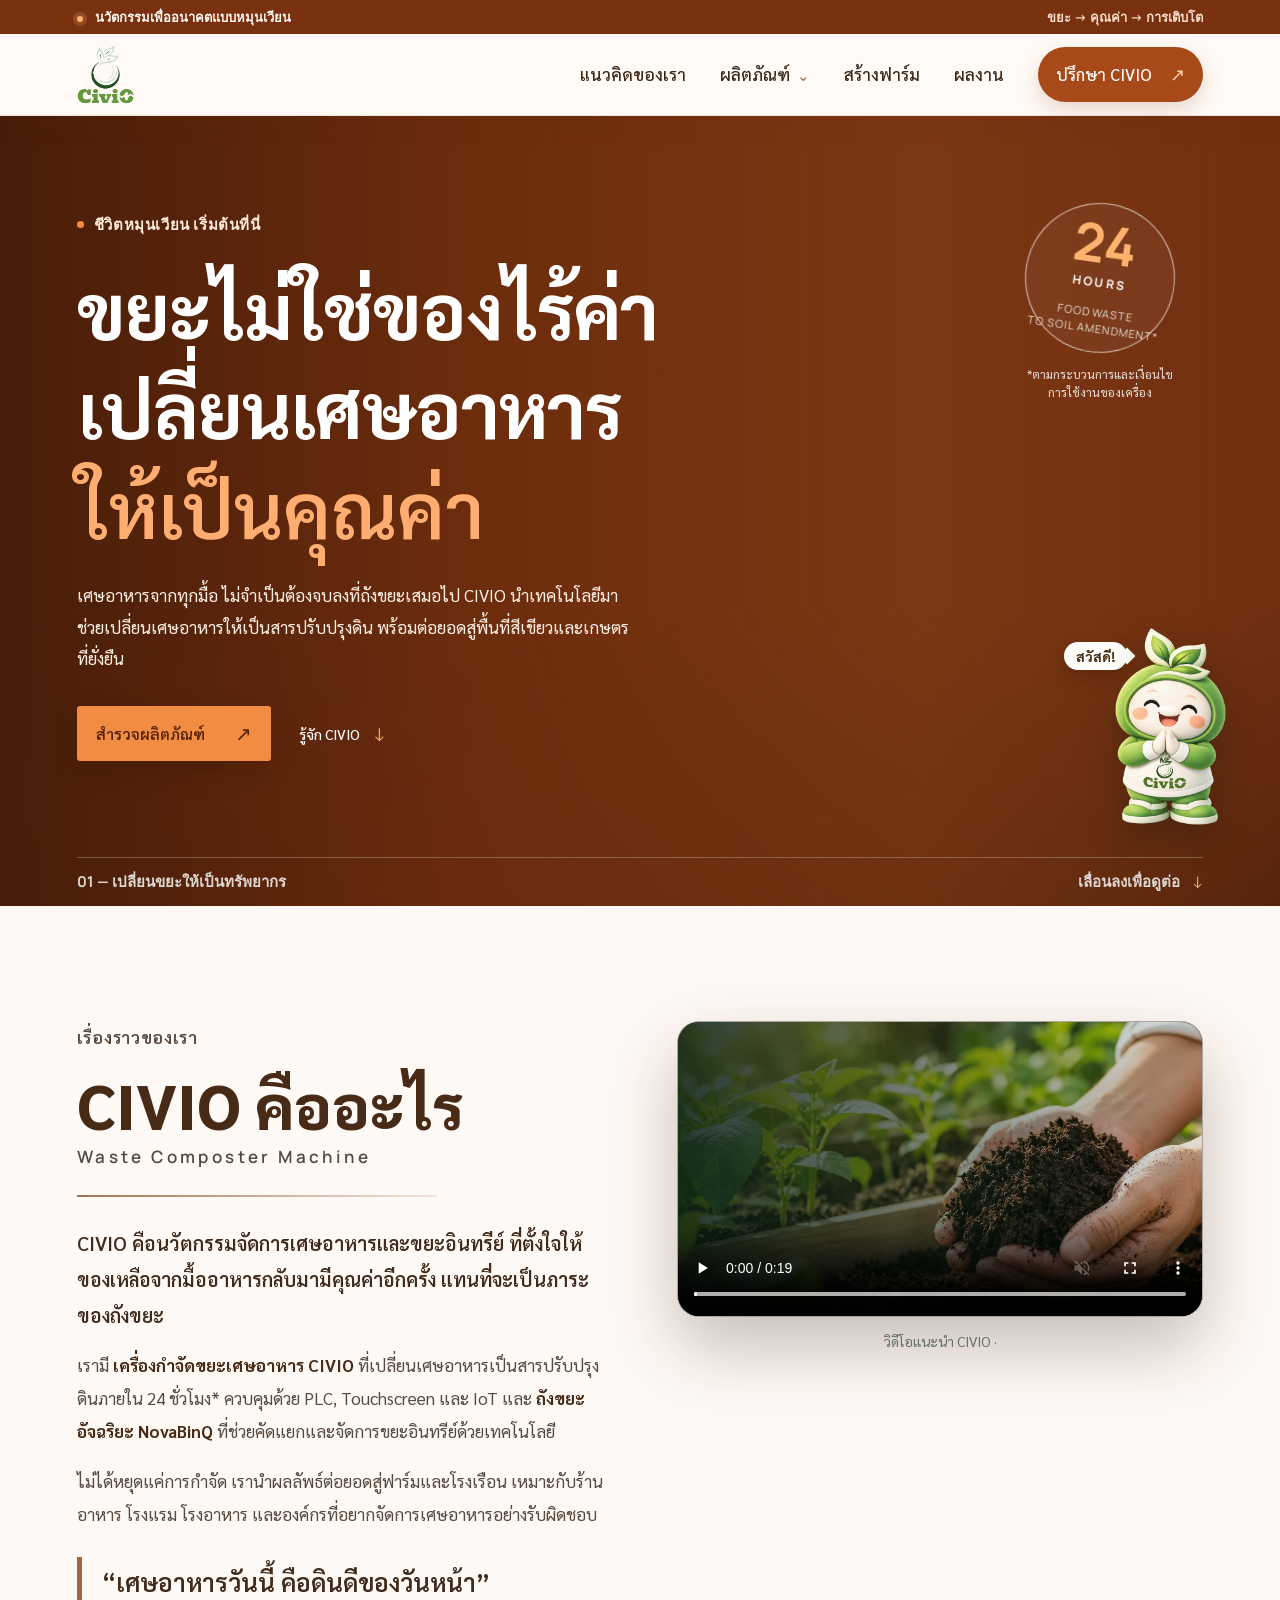
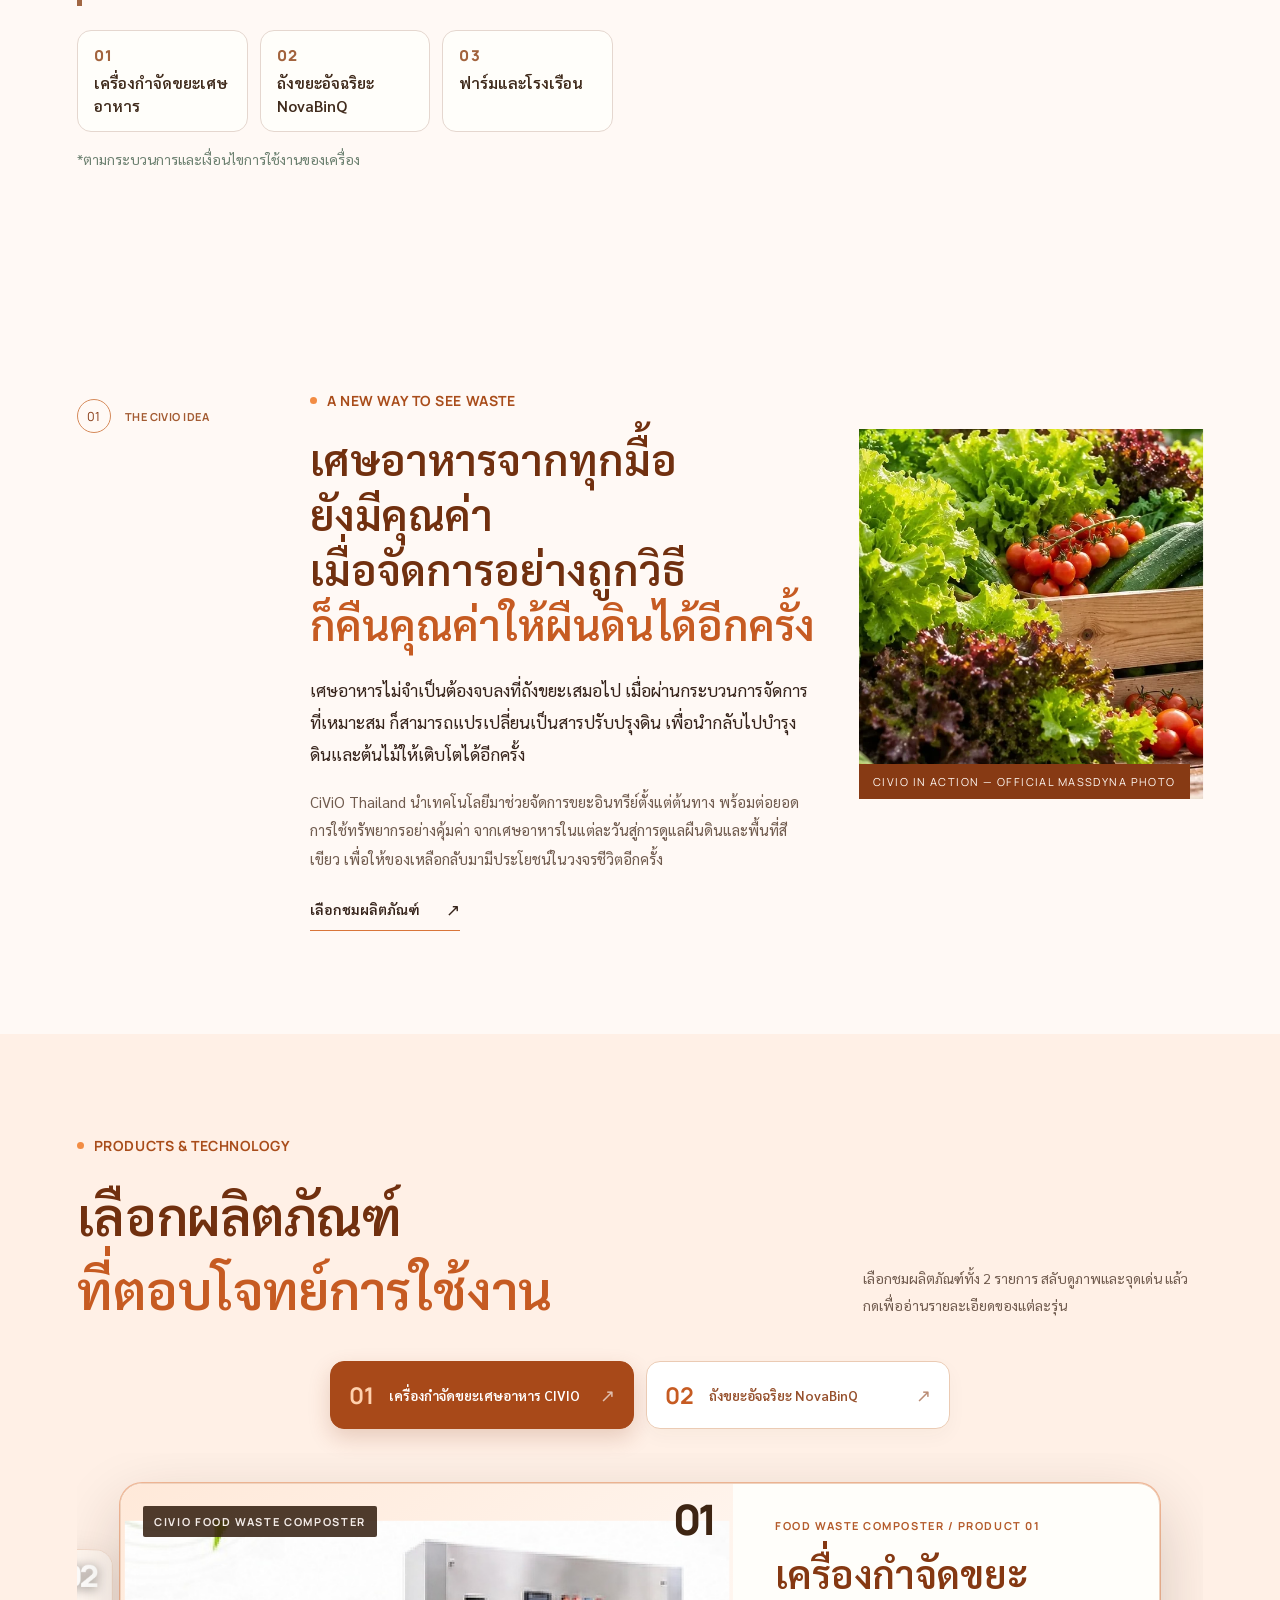
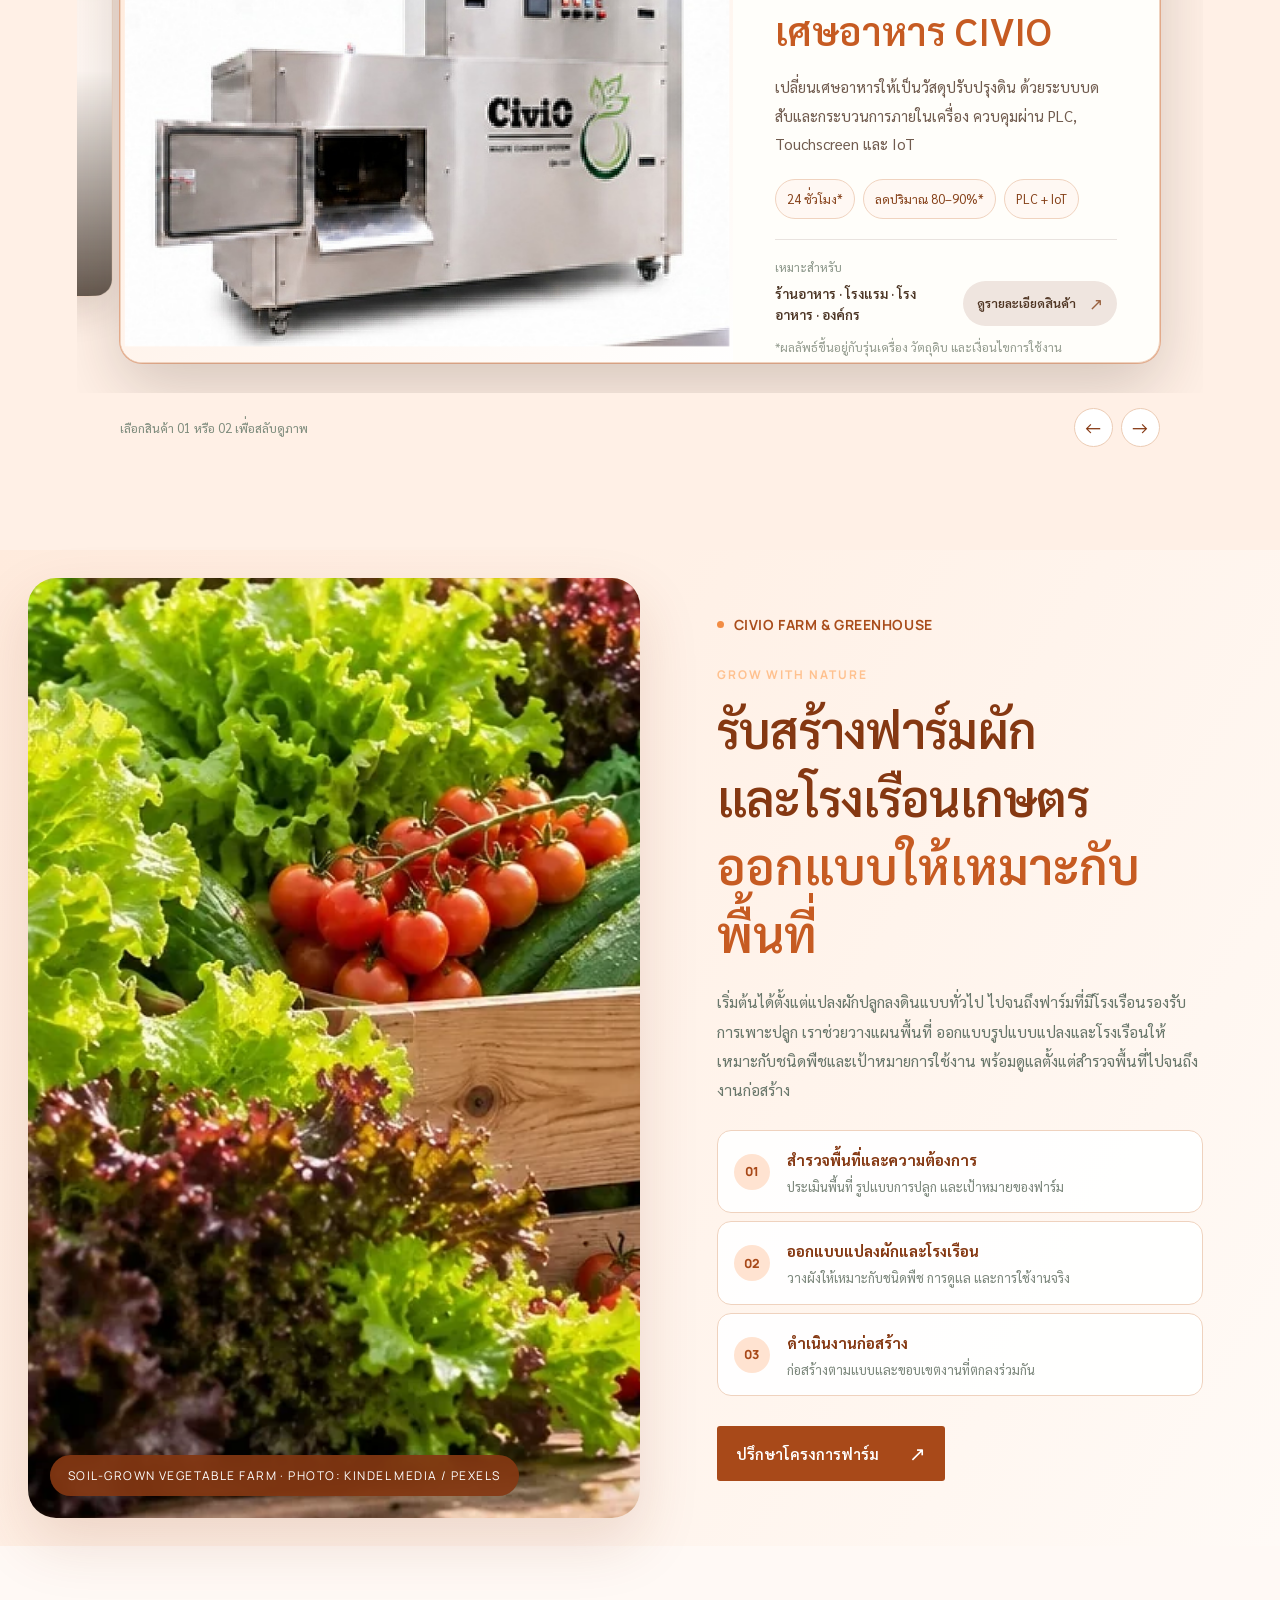
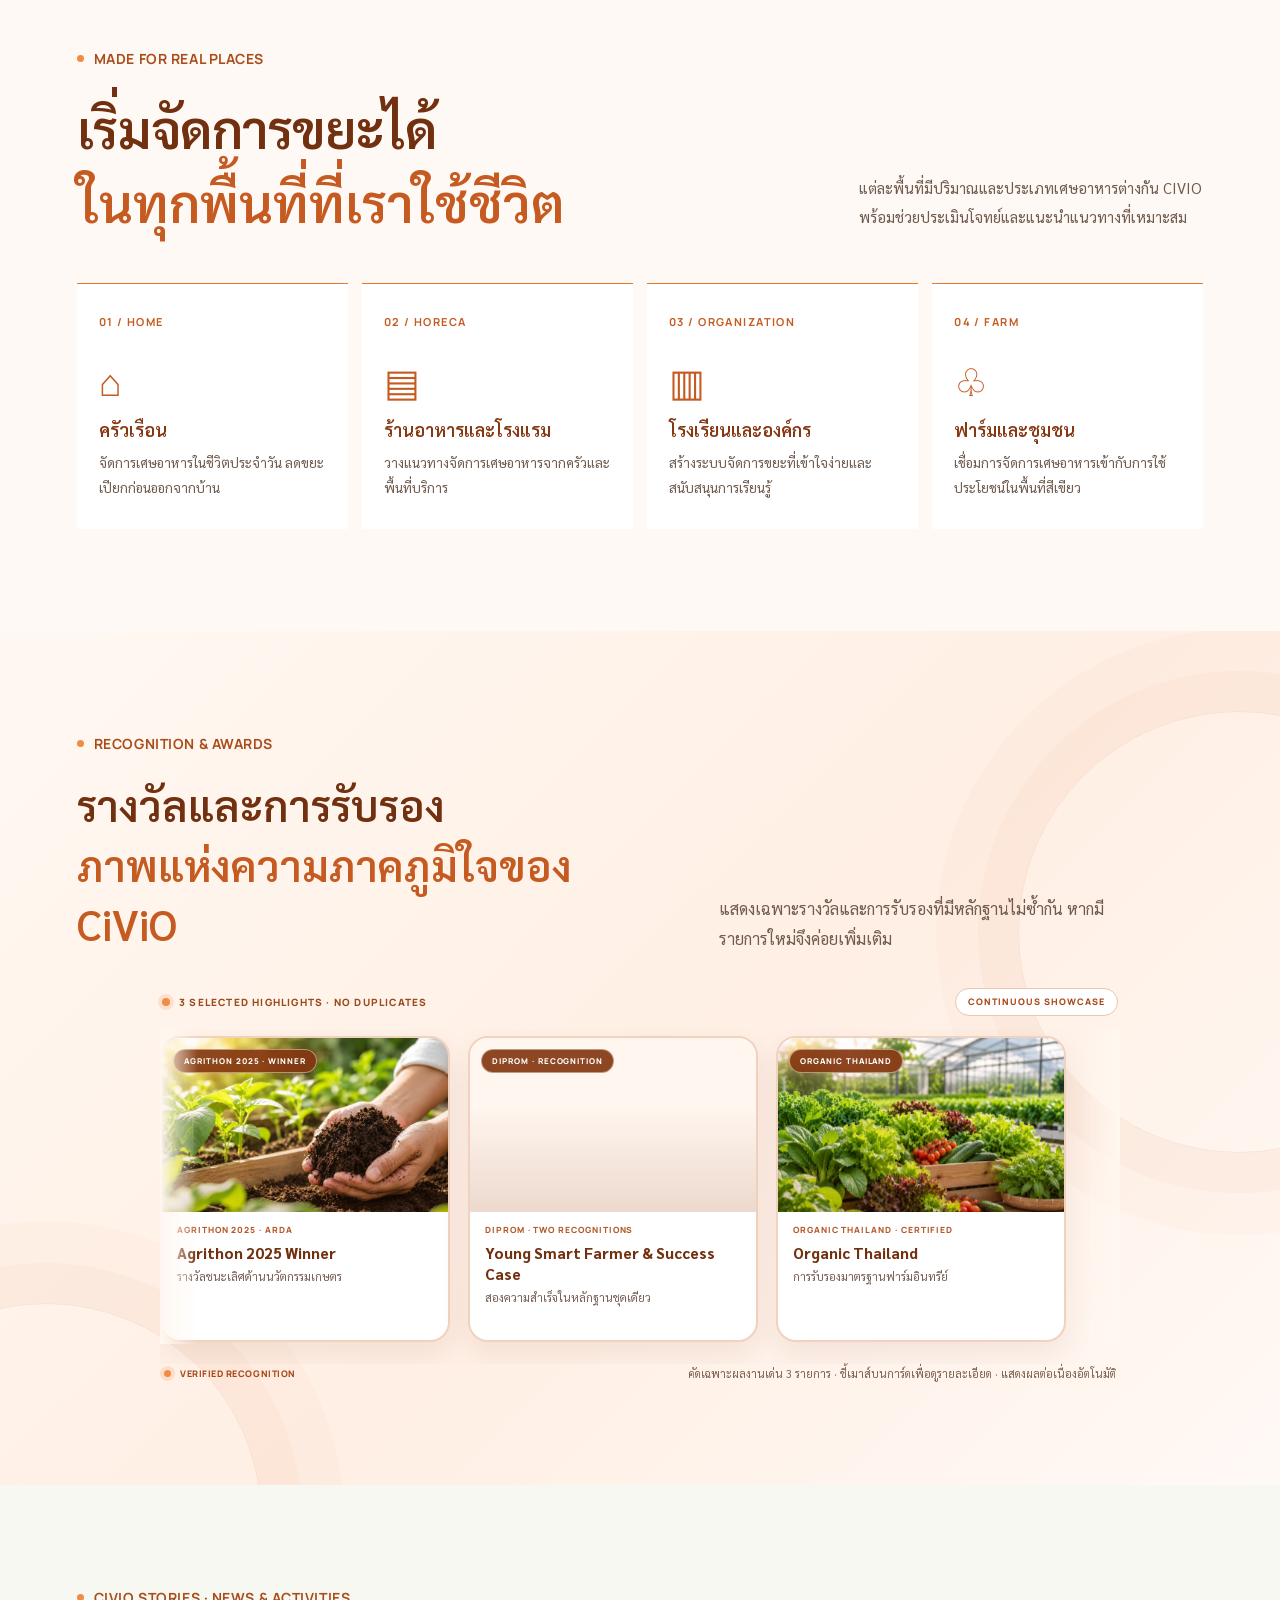
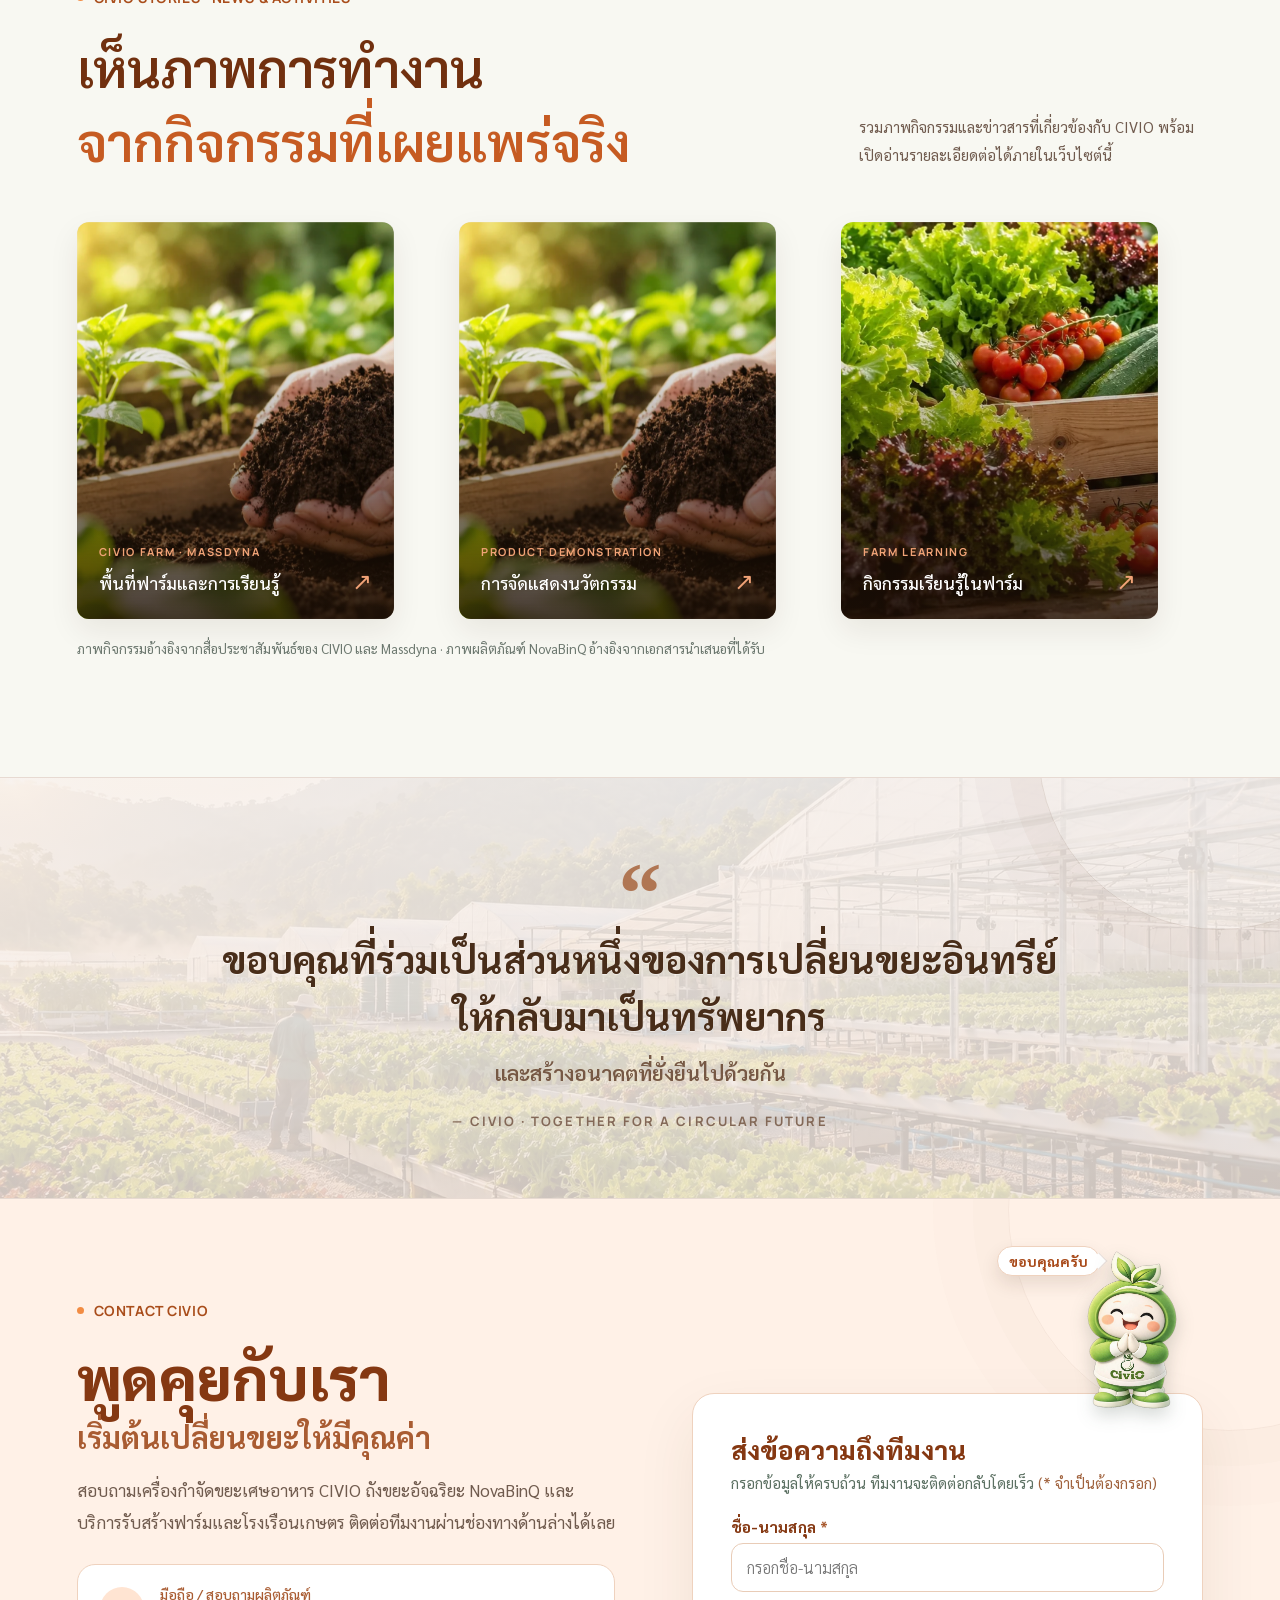
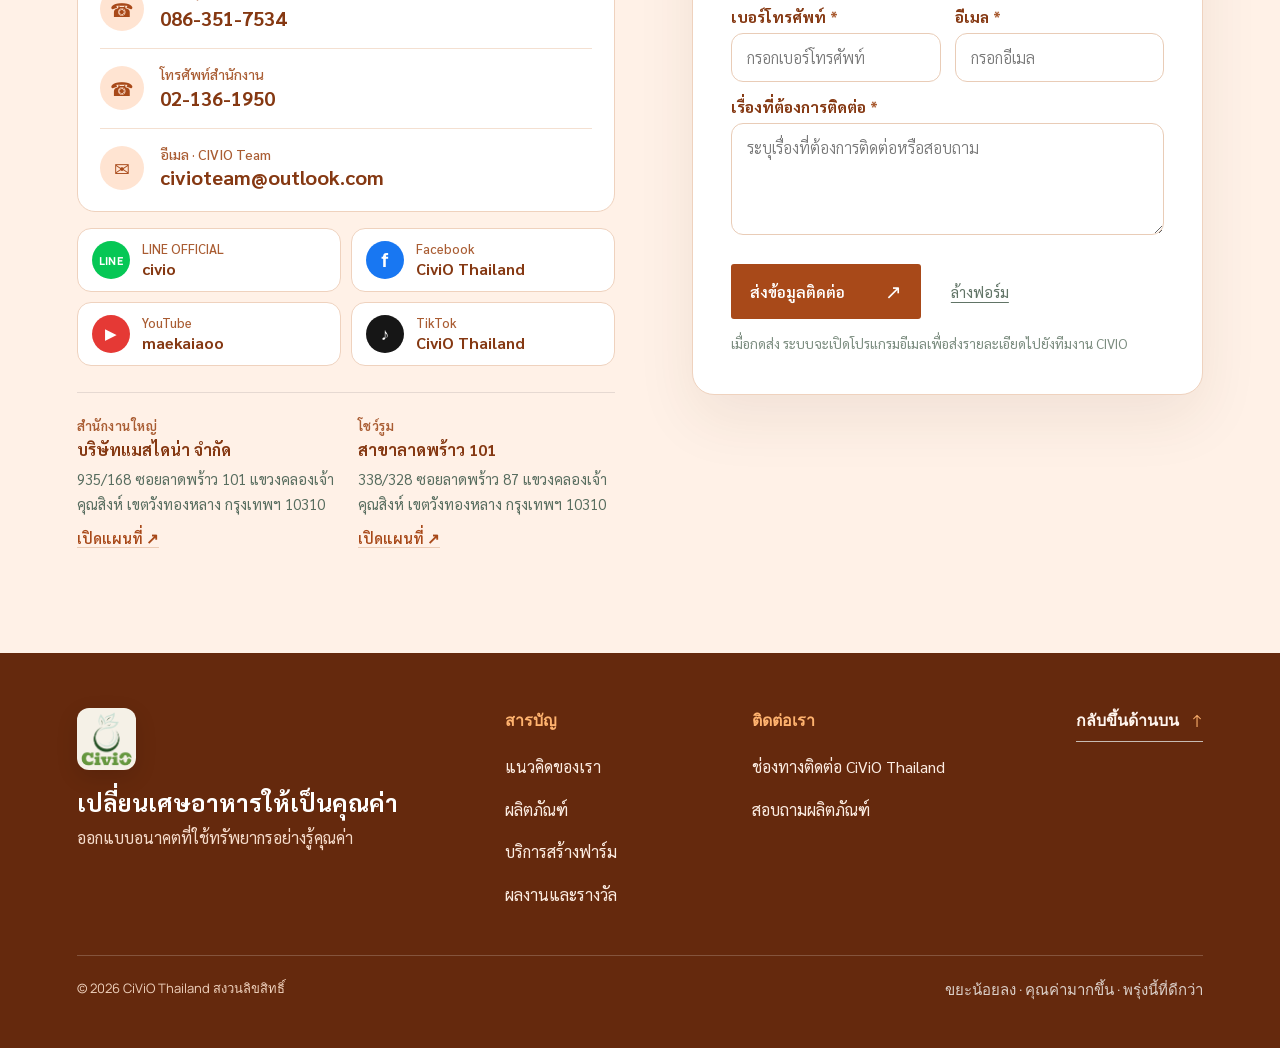
<file: index.html>
<!DOCTYPE html>
<html lang="th">
<head>
  <meta charset="UTF-8">
  <meta name="viewport" content="width=device-width, initial-scale=1.0">
  <meta name="theme-color" content="#354A3B">
  <meta name="application-name" content="CiViO Thailand">
  <meta name="description" content="CiViO Thailand นวัตกรรมจัดการเศษอาหารและขยะอินทรีย์ เครื่องกำจัดขยะเศษอาหาร CiViO ถังขยะอัจฉริยะ NovaBinQ พร้อมบริการออกแบบและสร้างฟาร์มผักและโรงเรือนเกษตร">
  <meta name="robots" content="index, follow, max-image-preview:large">
  <link rel="canonical" href="https://civiothailand.github.io/CiViOWebsites/">
  <meta property="og:site_name" content="CiViO Thailand">
  <meta property="og:locale" content="th_TH">
  <meta property="og:title" content="CiViO Thailand | เปลี่ยนขยะให้เป็นคุณค่า">
  <meta property="og:description" content="นวัตกรรมจัดการเศษอาหาร เครื่องกำจัดขยะ CiViO ถังขยะอัจฉริยะ NovaBinQ และบริการฟาร์มเกษตรเพื่อการเติบโตอย่างยั่งยืน">
  <meta property="og:type" content="website">
  <meta property="og:url" content="https://civiothailand.github.io/CiViOWebsites/">
  <meta property="og:image" content="https://civiothailand.github.io/CiViOWebsites/assets/video/civio-intro-poster.jpg">
  <meta property="og:image:alt" content="CiViO Thailand นวัตกรรมเปลี่ยนเศษอาหารให้เป็นคุณค่า">
  <meta name="twitter:card" content="summary_large_image">
  <meta name="twitter:title" content="CiViO Thailand | เปลี่ยนขยะให้เป็นคุณค่า">
  <meta name="twitter:description" content="นวัตกรรมจัดการเศษอาหาร เครื่องกำจัดขยะ CiViO และถังขยะอัจฉริยะ NovaBinQ">
  <meta name="twitter:image" content="https://civiothailand.github.io/CiViOWebsites/assets/video/civio-intro-poster.jpg">
  <title>CiViO Thailand | เครื่องกำจัดขยะเศษอาหาร</title>
  <link rel="preconnect" href="https://fonts.googleapis.com">
  <link rel="preconnect" href="https://fonts.gstatic.com" crossorigin>
  <link href="https://fonts.googleapis.com/css2?family=Sarabun:wght@300;400;500;600;700;800&family=Manrope:wght@400;500;600;700;800&display=swap" rel="stylesheet">
  <link rel="stylesheet" href="assets/css/style.css?v=9">
  <link rel="icon" href="assets/images/civio-logo-official.png" type="image/png">
  <script type="application/ld+json">
  {
    "@context": "https://schema.org",
    "@graph": [
      {
        "@type": "Organization",
        "@id": "https://civiothailand.github.io/CiViOWebsites/#organization",
        "name": "CiViO Thailand",
        "alternateName": "CiViO",
        "url": "https://civiothailand.github.io/CiViOWebsites/",
        "logo": "https://civiothailand.github.io/CiViOWebsites/assets/images/civio-logo-official.png",
        "description": "นวัตกรรมจัดการเศษอาหารและขยะอินทรีย์ เครื่องกำจัดขยะเศษอาหาร CiViO และถังขยะอัจฉริยะ NovaBinQ พร้อมแนวทางต่อยอดสู่เกษตรและพื้นที่สีเขียว"
      },
      {
        "@type": "WebSite",
        "@id": "https://civiothailand.github.io/CiViOWebsites/#website",
        "name": "CiViO Thailand",
        "alternateName": "CiViO",
        "url": "https://civiothailand.github.io/CiViOWebsites/",
        "inLanguage": "th-TH",
        "publisher": {"@id": "https://civiothailand.github.io/CiViOWebsites/#organization"}
      }
    ]
  }
  </script>
</head>
<body>
  <div class="scroll-progress" aria-hidden="true"><span id="scrollProgress"></span></div>
  <div class="topline">
    <div class="topline-inner">
      <span><i class="live-dot"></i> นวัตกรรมเพื่ออนาคตแบบหมุนเวียน</span>
      <span class="topline-right">ขยะ → คุณค่า → การเติบโต</span>
    </div>
  </div>

  <header class="header" id="top">
    <div class="header-inner">
      <a class="brand" href="#top" aria-label="CiViO Thailand หน้าแรก"><img src="assets/images/civio-logo-official.png" alt="CiViO Thailand" class="brand-logo" decoding="async"></a>
      <button class="menu-toggle" type="button" aria-label="เปิดเมนู" aria-expanded="false" aria-controls="mainNav">
        <span></span><span></span>
      </button>
      <nav class="main-nav" id="mainNav" aria-label="เมนูหลัก">
        <a href="#story">แนวคิดของเรา</a>
        <div class="nav-dropdown">
          <button class="nav-dropdown-toggle" type="button" aria-expanded="false">ผลิตภัณฑ์ <span aria-hidden="true">⌄</span></button>
          <div class="nav-dropdown-menu" aria-label="เลือกผลิตภัณฑ์">
            <a href="product-civio.html"><small>ผลิตภัณฑ์ 01</small><strong>เครื่องกำจัดขยะเศษอาหาร CIVIO</strong></a>
            <a href="product-novabinq.html"><small>ผลิตภัณฑ์ 02</small><strong>ถังขยะอัจฉริยะ NovaBinQ</strong></a>
          </div>
        </div>
        <a href="#farm">สร้างฟาร์ม</a>
        <a href="#credibility">ผลงาน</a>
        <a class="nav-contact" href="#contact">ปรึกษา CIVIO <b>↗</b></a>
      </nav>
    </div>
  </header>

  <main>
    <section class="hero">
      <div class="hero-image" aria-hidden="true">
        <div class="hero-slide hero-slide-hands"></div>
        <div class="hero-slide hero-slide-farm"></div>
      </div>
      
      <div class="hero-tint" aria-hidden="true"></div>
      <div class="hero-content page-width">
        <div class="hero-copy reveal">
          <div class="eyebrow eyebrow-light"><span></span> ชีวิตหมุนเวียน เริ่มต้นที่นี่</div>
          <h1>ขยะไม่ใช่ของไร้ค่า<br>เปลี่ยนเศษอาหาร<br><em>ให้เป็นคุณค่า</em></h1>
          <p class="hero-description">เศษอาหารจากทุกมื้อ ไม่จำเป็นต้องจบลงที่ถังขยะเสมอไป CIVIO นำเทคโนโลยีมาช่วยเปลี่ยนเศษอาหารให้เป็นสารปรับปรุงดิน พร้อมต่อยอดสู่พื้นที่สีเขียวและเกษตรที่ยั่งยืน</p>
          <div class="hero-actions">
            <a class="btn btn-lime" href="#products">สำรวจผลิตภัณฑ์ <span>↗</span></a>
            <a class="btn-link btn-link-light" href="#story">รู้จัก CIVIO <span>↓</span></a>
          </div>
                  </div>
        <div class="hero-side reveal reveal-delay">
          <div class="hero-orbit"><span>24</span><small>HOURS</small><i>FOOD WASTE<br>TO SOIL AMENDMENT*</i></div>
          <p>*ตามกระบวนการและเงื่อนไขการใช้งานของเครื่อง</p>
        </div>
      </div>
      <div class="hero-sprout" aria-hidden="true">
        <span class="hero-sprout-bubble">สวัสดี!</span>
        <img src="assets/images/civio-mascot.png" alt="มาสคอต CiViO" decoding="async" fetchpriority="high">
      </div>
      <div class="hero-bottom page-width">
        <span>01 — เปลี่ยนขยะให้เป็นทรัพยากร</span>
        <a href="#story">เลื่อนลงเพื่อดูต่อ <b>↓</b></a>
      </div>
    </section>

    <section class="about-civio section-space" id="about" aria-labelledby="about-title">
      <div class="about-grid page-width">
        <div class="about-copy reveal">
          <p class="about-kicker">เรื่องราวของเรา</p>
          <h2 id="about-title">CIVIO คืออะไร</h2>
          <p class="about-en">Waste Composter Machine</p>
          <span class="about-rule" aria-hidden="true"></span>
          <p class="about-lead">CIVIO คือนวัตกรรมจัดการเศษอาหารและขยะอินทรีย์ ที่ตั้งใจให้ของเหลือจากมื้ออาหารกลับมามีคุณค่าอีกครั้ง แทนที่จะเป็นภาระของถังขยะ</p>
          <p>เรามี <strong>เครื่องกำจัดขยะเศษอาหาร CIVIO</strong> ที่เปลี่ยนเศษอาหารเป็นสารปรับปรุงดินภายใน 24 ชั่วโมง* ควบคุมด้วย PLC, Touchscreen และ IoT และ <strong>ถังขยะอัจฉริยะ NovaBinQ</strong> ที่ช่วยคัดแยกและจัดการขยะอินทรีย์ด้วยเทคโนโลยี</p>
          <p>ไม่ได้หยุดแค่การกำจัด เรานำผลลัพธ์ต่อยอดสู่ฟาร์มและโรงเรือน เหมาะกับร้านอาหาร โรงแรม โรงอาหาร และองค์กรที่อยากจัดการเศษอาหารอย่างรับผิดชอบ</p>
          <blockquote class="about-quote">“เศษอาหารวันนี้ คือดินดีของวันหน้า”</blockquote>
          <ul class="about-facts" aria-label="สิ่งที่ CIVIO ทำ">
            <li><a href="#products"><b>01</b><span>เครื่องกำจัดขยะเศษอาหาร</span></a></li>
            <li><a href="#products"><b>02</b><span>ถังขยะอัจฉริยะ NovaBinQ</span></a></li>
            <li><a href="#farm"><b>03</b><span>ฟาร์มและโรงเรือน</span></a></li>
          </ul>
          <p class="about-note">*ตามกระบวนการและเงื่อนไขการใช้งานของเครื่อง</p>
        </div>
        <figure class="about-video reveal">
          <div class="about-video-frame">
            <video id="civio-intro-video" poster="assets/video/civio-intro-poster.jpg" muted loop playsinline autoplay preload="metadata" controls controlslist="nodownload" aria-label="วิดีโอแนะนำ CIVIO">
              <source src="assets/video/civio-intro.webm" type="video/webm">
              <source src="assets/video/civio-intro.mp4" type="video/mp4">
              เบราว์เซอร์ของคุณไม่รองรับการเล่นวิดีโอ
            </video>
          </div>
          <figcaption>วิดีโอแนะนำ CIVIO · </figcaption>
        </figure>
      </div>
    </section>

    <section class="manifesto section-space" id="story">
      <div class="manifesto-aside reveal">
        <span class="section-number">01</span>
        <span class="micro-label">THE CIVIO IDEA</span>
      </div>
      <div class="manifesto-content reveal">
        <div class="eyebrow"><span></span> A NEW WAY TO SEE WASTE</div>
        <h2 class="manifesto-title"><span>เศษอาหารจากทุกมื้อ</span> <span>ยังมีคุณค่า</span> <span class="mt-gap">เมื่อจัดการอย่างถูกวิธี</span> <em><span>ก็คืนคุณค่าให้ผืนดินได้อีกครั้ง</span></em></h2>
        <p class="manifesto-lead">เศษอาหารไม่จำเป็นต้องจบลงที่ถังขยะเสมอไป เมื่อผ่านกระบวนการจัดการที่เหมาะสม ก็สามารถแปรเปลี่ยนเป็นสารปรับปรุงดิน เพื่อนำกลับไปบำรุงดินและต้นไม้ให้เติบโตได้อีกครั้ง</p>
        <p class="body-copy">CiViO Thailand นำเทคโนโลยีมาช่วยจัดการขยะอินทรีย์ตั้งแต่ต้นทาง พร้อมต่อยอดการใช้ทรัพยากรอย่างคุ้มค่า จากเศษอาหารในแต่ละวันสู่การดูแลผืนดินและพื้นที่สีเขียว เพื่อให้ของเหลือกลับมามีประโยชน์ในวงจรชีวิตอีกครั้ง</p>
        <a class="under-link" href="#products">เลือกชมผลิตภัณฑ์ <span>↗</span></a>
      </div>
      <div class="manifesto-image reveal">
        <img src="https://massdyna.com/wp-content/uploads/2025/11/IMG_0569.jpeg" alt="ภาพกิจกรรม CiviO Farm ที่เผยแพร่โดย Massdyna" loading="lazy">
        <div class="image-credit">CIVIO IN ACTION — OFFICIAL MASSDYNA PHOTO</div>
      </div>
    </section>

    <section class="product-section section-space" id="products">
      <div class="section-header page-width reveal">
        <div>
          <div class="eyebrow"><span></span> PRODUCTS & TECHNOLOGY</div>
          <h2>เลือกผลิตภัณฑ์<br><em>ที่ตอบโจทย์การใช้งาน</em></h2>
        </div>
        <p>เลือกชมผลิตภัณฑ์ทั้ง 2 รายการ สลับดูภาพและจุดเด่น แล้วกดเพื่ออ่านรายละเอียดของแต่ละรุ่น</p>
      </div>

      <div class="product-showcase page-width" data-product-carousel>
        <div class="product-selector product-selector-top" role="group" aria-label="เลือกผลิตภัณฑ์">
          <button class="product-selector-button is-active" type="button" data-product-select="0" aria-pressed="true">
            <span>01</span><small>เครื่องกำจัดขยะเศษอาหาร CIVIO</small><b>↗</b>
          </button>
          <button class="product-selector-button" type="button" data-product-select="1" aria-pressed="false">
            <span>02</span><small>ถังขยะอัจฉริยะ NovaBinQ</small><b>↗</b>
          </button>
        </div>

        <div class="product-carousel-stage" aria-label="เลือกชมผลิตภัณฑ์ CIVIO">
          <article class="product-slide is-active" data-product-slide="0" tabindex="0" aria-label="สินค้า 01 เครื่องกำจัดขยะเศษอาหาร CIVIO">
            <div class="product-slide-image product-image-contain">
              <img src="https://massdyna.com/wp-content/uploads/2026/08/3414c676-9cdc-49a3-9c5f-7c2a30764273-800x800.png" onerror="this.onerror=null;this.src='assets/images/civio-machine-product.jpg'" alt="เครื่องกำจัดขยะเศษอาหาร CIVIO ตัวเครื่องสเตนเลส" loading="eager" fetchpriority="high" decoding="async">
              <span class="slide-image-label">CIVIO FOOD WASTE COMPOSTER</span>
              <span class="slide-number">01</span>
              <span class="slide-inactive-title">เครื่องกำจัดขยะเศษอาหาร CIVIO</span>
            </div>
            <div class="product-slide-content">
              <div class="product-meta">FOOD WASTE COMPOSTER / PRODUCT 01</div>
              <h3>เครื่องกำจัดขยะ<br><em>เศษอาหาร CIVIO</em></h3>
              <p>เปลี่ยนเศษอาหารให้เป็นวัสดุปรับปรุงดิน ด้วยระบบบดสับและกระบวนการภายในเครื่อง ควบคุมผ่าน PLC, Touchscreen และ IoT</p>
              <div class="spec-chips"><span>24 ชั่วโมง*</span><span>ลดปริมาณ 80–90%*</span><span>PLC + IoT</span></div>
              <div class="slide-product-foot">
                <div><small>เหมาะสำหรับ</small><strong>ร้านอาหาร · โรงแรม · โรงอาหาร · องค์กร</strong></div>
                <a href="product-civio.html" class="product-detail-link">ดูรายละเอียดสินค้า <b>↗</b></a>
              </div>
              <small class="product-footnote">*ผลลัพธ์ขึ้นอยู่กับรุ่นเครื่อง วัตถุดิบ และเงื่อนไขการใช้งาน</small>
            </div>
          </article>

          <article class="product-slide is-next" data-product-slide="1" tabindex="0" aria-label="สินค้า 02 ถังขยะอัจฉริยะ NovaBinQ">
            <div class="product-slide-image product-image-contain smart-bin-image">
              <img src="assets/images/novabinq-smart-bin.png" alt="ถังขยะอัจฉริยะ NovaBinQ ตัวเครื่องสเตนเลสพร้อมหน้าจอ" loading="eager" decoding="async">
              <span class="slide-image-label">NOVABINQ · AI SMART WASTE SORTING</span>
              <span class="slide-number">02</span>
              <span class="slide-inactive-title">ถังขยะอัจฉริยะ NovaBinQ</span>
            </div>
            <div class="product-slide-content">
              <div class="product-meta">AI SMART WASTE SORTING / PRODUCT 02</div>
              <h3>ถังขยะอัจฉริยะ<br><em>NovaBinQ</em></h3>
              <p>ช่วยคัดแยกขยะตั้งแต่จุดทิ้ง ด้วยกล้อง AI และกลไกอัตโนมัติ ส่งขยะไปยังช่องรองรับภายในเครื่อง 4 ช่อง</p>
              <div class="spec-chips"><span>AI Camera</span><span>ถาดอัตโนมัติ</span><span>4 ช่องรองรับ</span></div>
              <div class="slide-product-foot">
                <div><small>เหมาะสำหรับ</small><strong>สำนักงาน · อาคาร · โรงเรียน · พื้นที่ส่วนกลาง</strong></div>
                <a href="product-novabinq.html" class="product-detail-link">ดูรายละเอียดสินค้า <b>↗</b></a>
              </div>
              <small class="product-footnote">รายละเอียดระบบอ้างอิงจากสไลด์นำเสนอ CIVIO</small>
            </div>
          </article>
        </div>

        <div class="product-carousel-controls product-carousel-controls-bottom">
          <span class="product-carousel-hint">เลือกสินค้า 01 หรือ 02 เพื่อสลับดูภาพ</span>
          <div class="product-carousel-arrows">
            <button type="button" data-product-prev aria-label="สินค้าก่อนหน้า">←</button>
            <button type="button" data-product-next aria-label="สินค้าถัดไป">→</button>
          </div>
        </div>
      </div>
    </section>

    <section class="farm-section" id="farm">
      <div class="farm-image reveal">
        <img src="https://images.pexels.com/photos/7457048/pexels-photo-7457048.jpeg?cs=srgb&dl=pexels-kindelmedia-7457048.jpg&fm=jpg" alt="แปลงผักปลูกลงดินเป็นแถวในฟาร์มกลางแจ้ง ไม่มีชั้นวางหรือระบบปลูกผักแบบไฮโดรโปนิกส์" loading="lazy">
        <span class="farm-image-caption">SOIL-GROWN VEGETABLE FARM · PHOTO: KINDEL MEDIA / PEXELS</span>
      </div>
      <div class="farm-copy reveal">
        <div class="eyebrow"><span></span> CIVIO FARM & GREENHOUSE</div>
        <p class="farm-overline">GROW WITH NATURE</p>
        <h2>รับสร้างฟาร์มผัก<br>และโรงเรือนเกษตร<br><em>ออกแบบให้เหมาะกับพื้นที่</em></h2>
        <p class="farm-intro">เริ่มต้นได้ตั้งแต่แปลงผักปลูกลงดินแบบทั่วไป ไปจนถึงฟาร์มที่มีโรงเรือนรองรับการเพาะปลูก เราช่วยวางแผนพื้นที่ ออกแบบรูปแบบแปลงและโรงเรือนให้เหมาะกับชนิดพืชและเป้าหมายการใช้งาน พร้อมดูแลตั้งแต่สำรวจพื้นที่ไปจนถึงงานก่อสร้าง</p>
        <div class="farm-services farm-services-simple">
          <div><span>01</span><p><strong>สำรวจพื้นที่และความต้องการ</strong><small>ประเมินพื้นที่ รูปแบบการปลูก และเป้าหมายของฟาร์ม</small></p></div>
          <div><span>02</span><p><strong>ออกแบบแปลงผักและโรงเรือน</strong><small>วางผังให้เหมาะกับชนิดพืช การดูแล และการใช้งานจริง</small></p></div>
          <div><span>03</span><p><strong>ดำเนินงานก่อสร้าง</strong><small>ก่อสร้างตามแบบและขอบเขตงานที่ตกลงร่วมกัน</small></p></div>
        </div>
        <a class="btn btn-forest" href="#contact">ปรึกษาโครงการฟาร์ม <span>↗</span></a>
      </div>
    </section>

    <section class="use-cases section-space">
      <div class="section-header page-width reveal">
        <div><div class="eyebrow"><span></span> MADE FOR REAL PLACES</div><h2>เริ่มจัดการขยะได้<br><em>ในทุกพื้นที่ที่เราใช้ชีวิต</em></h2></div>
        <p>แต่ละพื้นที่มีปริมาณและประเภทเศษอาหารต่างกัน CIVIO พร้อมช่วยประเมินโจทย์และแนะนำแนวทางที่เหมาะสม</p>
      </div>
      <div class="use-case-grid page-width">
        <article class="use-case reveal"><span>01 / HOME</span><div class="use-case-icon">⌂</div><h3>ครัวเรือน</h3><p>จัดการเศษอาหารในชีวิตประจำวัน ลดขยะเปียกก่อนออกจากบ้าน</p></article>
        <article class="use-case reveal"><span>02 / HORECA</span><div class="use-case-icon">▤</div><h3>ร้านอาหารและโรงแรม</h3><p>วางแนวทางจัดการเศษอาหารจากครัวและพื้นที่บริการ</p></article>
        <article class="use-case reveal"><span>03 / ORGANIZATION</span><div class="use-case-icon">▥</div><h3>โรงเรียนและองค์กร</h3><p>สร้างระบบจัดการขยะที่เข้าใจง่ายและสนับสนุนการเรียนรู้</p></article>
        <article class="use-case reveal"><span>04 / FARM</span><div class="use-case-icon">♧</div><h3>ฟาร์มและชุมชน</h3><p>เชื่อมการจัดการเศษอาหารเข้ากับการใช้ประโยชน์ในพื้นที่สีเขียว</p></article>
      </div>
    </section>

    <section class="credibility-section section-space" id="credibility">
      <div class="page-width">
        <div class="section-header reveal">
          <div>
            <div class="eyebrow"><span></span> RECOGNITION & AWARDS</div>
            <h2>รางวัลและการรับรอง<br><em>ภาพแห่งความภาคภูมิใจของ CiViO</em></h2>
          </div>
          <p>แสดงเฉพาะรางวัลและการรับรองที่มีหลักฐานไม่ซ้ำกัน หากมีรายการใหม่จึงค่อยเพิ่มเติม</p>
        </div>

        <div class="award-marquee reveal" role="region" aria-roledescription="carousel" aria-label="ผลงานและการรับรองที่โดดเด่นของ CiViO Thailand">
          <div class="award-marquee-toolbar">
            <span class="award-marquee-count"><i aria-hidden="true"></i> 3 SELECTED HIGHLIGHTS · NO DUPLICATES</span>
            <span class="award-marquee-live">CONTINUOUS SHOWCASE</span>
          </div>
          <div class="award-marquee-viewport">
            <div class="award-track" id="awardTrack">
              <div class="award-track-set">
                <article class="award-marquee-card" role="group" tabindex="0" data-image="https://massdyna.com/wp-content/uploads/2025/05/Agrithon-4-300x400.jpg" data-alt="ภาพผู้แทน CiViO บนเวที Agrithon 2025" data-title="Agrithon 2025 · Winner" data-description="CiViO ได้รับรางวัลชนะเลิศในการแข่งขัน Agrithon 2025 จัดโดยสำนักงานพัฒนาการวิจัยการเกษตร (องค์การมหาชน) เมื่อวันที่ 21 พฤษภาคม 2025 นำเสนอภาพจากกิจกรรมเพียงหนึ่งภาพเพื่อไม่ให้รายการซ้ำ" data-points="รางวัลชนะเลิศ Agrithon 2025|สำนักงานพัฒนาการวิจัยการเกษตร (องค์การมหาชน)" data-source="https://massdyna.com/civio-%E0%B8%84%E0%B8%A7%E0%B9%89%E0%B8%B2%E0%B8%A3%E0%B8%B2%E0%B8%87%E0%B8%A7%E0%B8%B1%E0%B8%A5%E0%B8%8A%E0%B8%B0%E0%B9%80%E0%B8%A5%E0%B%B4%E0%B8%A8%E0%B9%83%E0%B8%99%E0%B8%81%E0%B8%B2/">
                  <span class="award-marquee-photo"><img src="https://massdyna.com/wp-content/uploads/2025/05/Agrithon-4-300x400.jpg" alt="ภาพผู้แทน CiViO บนเวที Agrithon 2025" loading="lazy" decoding="async"></span>
                  <span class="award-marquee-copy"><small>AGRITHON 2025 · ARDA</small><strong>Agrithon 2025 Winner</strong><em>รางวัลชนะเลิศด้านนวัตกรรมเกษตร</em></span>
                </article>

                <article class="award-marquee-card award-marquee-card--document" role="group" tabindex="0" data-image="assets/images/civio-award-young-smart-farmer-diprom.jpg" data-alt="หลักฐานรางวัล Young Smart Farmer แห่งปี และ Success Case จาก DIPROM" data-title="Young Smart Farmer & Success Case" data-description="ภาพหลักฐานเดียวกันแสดงการได้รับรางวัล Young Smart Farmer แห่งปี ประจำปี 2569 และรางวัล Success Case ในกิจกรรมสร้างมูลค่าเพิ่มผลิตภัณฑ์เกษตรแปรรูป จากกรมส่งเสริมอุตสาหกรรม (DIPROM) จึงนำเสนอเป็นรายการเดียวเพื่อไม่ให้ข้อมูลซ้ำ" data-points="Young Smart Farmer แห่งปี ประจำปี 2569|Success Case จากกรมส่งเสริมอุตสาหกรรม (DIPROM)">
                  <span class="award-marquee-photo"><img src="assets/images/civio-award-young-smart-farmer-diprom.jpg" alt="หลักฐานรางวัล Young Smart Farmer และ Success Case จาก DIPROM" loading="eager" decoding="async"></span>
                  <span class="award-marquee-copy"><small>DIPROM · TWO RECOGNITIONS</small><strong>Young Smart Farmer & Success Case</strong><em>สองความสำเร็จในหลักฐานชุดเดียว</em></span>
                </article>

                <article class="award-marquee-card" role="group" tabindex="0" data-image="https://massdyna.com/wp-content/uploads/2025/11/IMG_0548-1067x800.jpeg" data-alt="ภาพการตรวจประเมิน CiViO Farm เพื่อรับรอง Organic Thailand" data-title="Organic Thailand · Certification" data-description="CiViO Farm ผ่านการตรวจรับรองมาตรฐาน Organic Thailand จากกรมวิชาการเกษตร โดยนำเสนอเป็นหมวดการรับรองมาตรฐานแยกจากรางวัลการแข่งขันอย่างชัดเจน" data-points="การรับรองมาตรฐาน Organic Thailand|ตรวจประเมินโดยกรมวิชาการเกษตร" data-fallback="assets/images/organic-vegetables-farm.webp" data-source="https://massdyna.com/civio-farm-%E0%B8%9C%E0%B9%88%E0%B8%B2%E0%B8%99%E0%B8%81%E0%B8%B2%E0%B8%A3%E0%B8%95%E0%B8%A3%E0%B8%A7%E0%B8%88%E0%B8%A3%E0%B8%B1%E0%B8%9A%E0%B8%A3%E0%B8%AD%E0%B8%87%E0%B8%A1%E0%B8%B2%E0%B8%95%E0%B8%A3/">
                  <span class="award-marquee-photo"><img src="https://massdyna.com/wp-content/uploads/2025/11/IMG_0548-1067x800.jpeg" alt="ภาพการตรวจประเมิน CiViO Farm เพื่อรับรอง Organic Thailand" loading="lazy" decoding="async" data-fallback="assets/images/organic-vegetables-farm.webp"></span>
                  <span class="award-marquee-copy"><small>ORGANIC THAILAND · CERTIFIED</small><strong>Organic Thailand</strong><em>การรับรองมาตรฐานฟาร์มอินทรีย์</em></span>
                </article>
              </div>
              <div class="award-track-set award-track-set--clone" aria-hidden="true" inert>
                <article class="award-marquee-card" role="group" tabindex="-1" data-image="https://massdyna.com/wp-content/uploads/2025/05/Agrithon-4-300x400.jpg" data-alt="ภาพผู้แทน CiViO บนเวที Agrithon 2025" data-title="Agrithon 2025 · Winner" data-description="CiViO ได้รับรางวัลชนะเลิศในการแข่งขัน Agrithon 2025 จัดโดยสำนักงานพัฒนาการวิจัยการเกษตร (องค์การมหาชน) เมื่อวันที่ 21 พฤษภาคม 2025 นำเสนอภาพจากกิจกรรมเพียงหนึ่งภาพเพื่อไม่ให้รายการซ้ำ" data-points="รางวัลชนะเลิศ Agrithon 2025|สำนักงานพัฒนาการวิจัยการเกษตร (องค์การมหาชน)">
                  <span class="award-marquee-photo"><img src="https://massdyna.com/wp-content/uploads/2025/05/Agrithon-4-300x400.jpg" alt="ภาพผู้แทน CiViO บนเวที Agrithon 2025" loading="lazy" decoding="async"></span>
                  <span class="award-marquee-copy"><small>AGRITHON 2025 · ARDA</small><strong>Agrithon 2025 Winner</strong><em>รางวัลชนะเลิศด้านนวัตกรรมเกษตร</em></span>
                </article>

                <article class="award-marquee-card award-marquee-card--document" role="group" tabindex="-1" data-image="assets/images/civio-award-young-smart-farmer-diprom.jpg" data-alt="หลักฐานรางวัล Young Smart Farmer แห่งปี และ Success Case จาก DIPROM" data-title="Young Smart Farmer & Success Case" data-description="ภาพหลักฐานเดียวกันแสดงการได้รับรางวัล Young Smart Farmer แห่งปี ประจำปี 2569 และรางวัล Success Case ในกิจกรรมสร้างมูลค่าเพิ่มผลิตภัณฑ์เกษตรแปรรูป จากกรมส่งเสริมอุตสาหกรรม (DIPROM) จึงนำเสนอเป็นรายการเดียวเพื่อไม่ให้ข้อมูลซ้ำ" data-points="Young Smart Farmer แห่งปี ประจำปี 2569|Success Case จากกรมส่งเสริมอุตสาหกรรม (DIPROM)">
                  <span class="award-marquee-photo"><img src="assets/images/civio-award-young-smart-farmer-diprom.jpg" alt="หลักฐานรางวัล Young Smart Farmer และ Success Case จาก DIPROM" loading="eager" decoding="async"></span>
                  <span class="award-marquee-copy"><small>DIPROM · TWO RECOGNITIONS</small><strong>Young Smart Farmer & Success Case</strong><em>สองความสำเร็จในหลักฐานชุดเดียว</em></span>
                </article>

                <article class="award-marquee-card" role="group" tabindex="-1" data-image="https://massdyna.com/wp-content/uploads/2025/11/IMG_0548-1067x800.jpeg" data-alt="ภาพการตรวจประเมิน CiViO Farm เพื่อรับรอง Organic Thailand" data-title="Organic Thailand · Certification" data-description="CiViO Farm ผ่านการตรวจรับรองมาตรฐาน Organic Thailand จากกรมวิชาการเกษตร โดยนำเสนอเป็นหมวดการรับรองมาตรฐานแยกจากรางวัลการแข่งขันอย่างชัดเจน" data-points="การรับรองมาตรฐาน Organic Thailand|ตรวจประเมินโดยกรมวิชาการเกษตร">
                  <span class="award-marquee-photo"><img src="https://massdyna.com/wp-content/uploads/2025/11/IMG_0548-1067x800.jpeg" alt="ภาพการตรวจประเมิน CiViO Farm เพื่อรับรอง Organic Thailand" loading="lazy" decoding="async"></span>
                  <span class="award-marquee-copy"><small>ORGANIC THAILAND · CERTIFIED</small><strong>Organic Thailand</strong><em>การรับรองมาตรฐานฟาร์มอินทรีย์</em></span>
                </article>
              </div>
            </div>
          </div>
          <div class="award-marquee-footer">
            <span><i aria-hidden="true"></i> VERIFIED RECOGNITION</span>
            <span>คัดเฉพาะผลงานเด่น 3 รายการ · ชี้เมาส์บนการ์ดเพื่อดูรายละเอียด · แสดงผลต่อเนื่องอัตโนมัติ</span>
          </div>
        </div>
      </div>
    </section>

    <section class="proof-section section-space" id="real-work">
      <div class="section-header page-width reveal">
        <div><div class="eyebrow"><span></span> CIVIO STORIES · NEWS & ACTIVITIES</div><h2>เห็นภาพการทำงาน<br><em>จากกิจกรรมที่เผยแพร่จริง</em></h2></div>
        <p>รวมภาพกิจกรรมและข่าวสารที่เกี่ยวข้องกับ CIVIO พร้อมเปิดอ่านรายละเอียดต่อได้ภายในเว็บไซต์นี้</p>
      </div>
      <div class="proof-grid page-width">
        <a class="proof-card proof-card-large reveal" href="news-01.html">
          <img src="https://massdyna.com/wp-content/uploads/2025/11/IMG_0570.jpeg" alt="การเยี่ยมชมและสาธิตเครื่องกำจัดขยะ CiviO ที่เผยแพร่โดย Massdyna" loading="lazy">
          <span class="proof-caption"><small>CIVIO FARM · MASSDYNA</small><strong>พื้นที่ฟาร์มและการเรียนรู้</strong><b>↗</b></span>
        </a>
        <a class="proof-card reveal" href="news-02.html">
          <img src="https://massdyna.com/wp-content/uploads/2025/11/IMG_0488.jpeg" alt="การนำเสนอนวัตกรรม CiviO ในงานจัดแสดงที่เผยแพร่โดย Massdyna" loading="lazy">
          <span class="proof-caption"><small>PRODUCT DEMONSTRATION</small><strong>การจัดแสดงนวัตกรรม</strong><b>↗</b></span>
        </a>
        <a class="proof-card reveal reveal-delay" href="news-03.html">
          <img src="https://massdyna.com/wp-content/uploads/2025/11/IMG_0572.jpeg" alt="กิจกรรมเรียนรู้และเก็บผักในพื้นที่ฟาร์มที่เผยแพร่โดย Massdyna" loading="lazy">
          <span class="proof-caption"><small>FARM LEARNING</small><strong>กิจกรรมเรียนรู้ในฟาร์ม</strong><b>↗</b></span>
        </a>
      </div>
      <p class="proof-note page-width">ภาพกิจกรรมอ้างอิงจากสื่อประชาสัมพันธ์ของ CIVIO และ Massdyna · ภาพผลิตภัณฑ์ NovaBinQ อ้างอิงจากเอกสารนำเสนอที่ได้รับ</p>
    </section>

      <section class="gratitude-section" aria-label="คำขอบคุณจาก CIVIO">
    <div class="gratitude-inner page-width">
      <span class="gratitude-mark" aria-hidden="true">“</span>
      <blockquote class="gratitude-copy">
        <h2>ขอบคุณที่ร่วมเป็นส่วนหนึ่งของการเปลี่ยนขยะอินทรีย์<br class="gratitude-break">ให้กลับมาเป็นทรัพยากร</h2>
        <p>และสร้างอนาคตที่ยั่งยืนไปด้วยกัน</p>
      </blockquote>
      <span class="gratitude-eyebrow">— CIVIO · TOGETHER FOR A CIRCULAR FUTURE</span>
    </div>
  </section>

    <section class="contact-section section-space" id="contact">
      <div class="ct-layout page-width">
        <div class="ct-copy reveal">
          <div class="eyebrow"><span></span> CONTACT CIVIO</div>
          <h2 class="ct-title">พูดคุยกับเรา<small>เริ่มต้นเปลี่ยนขยะให้มีคุณค่า</small></h2>
          <p class="ct-intro">สอบถามเครื่องกำจัดขยะเศษอาหาร CIVIO ถังขยะอัจฉริยะ NovaBinQ และบริการรับสร้างฟาร์มและโรงเรือนเกษตร ติดต่อทีมงานผ่านช่องทางด้านล่างได้เลย</p>

          <div class="ct-card">
            <a class="ct-row" href="tel:0863517534"><span class="ct-ico">☎</span><span class="ct-txt"><small>มือถือ / สอบถามผลิตภัณฑ์</small><strong>086-351-7534</strong></span></a>
            <a class="ct-row" href="tel:021361950"><span class="ct-ico">☎</span><span class="ct-txt"><small>โทรศัพท์สำนักงาน</small><strong>02-136-1950</strong></span></a>
            <a class="ct-row" href="mailto:civioteam@massdyna.com"><span class="ct-ico">✉</span><span class="ct-txt"><small>อีเมล · CIVIO Team</small><strong>civioteam@outlook.com</strong></span></a>
          </div>

          <ul class="ct-social" aria-label="โซเชียลมีเดีย">
            <li><a href="https://line.me/R/home/public/profile?id=civio" target="_blank" rel="noopener"><span class="ct-s ct-line">LINE</span><span class="ct-txt"><small>LINE OFFICIAL</small><strong>civio</strong></span></a></li>
            <li><a href="https://www.facebook.com/civiozerowaste" target="_blank" rel="noopener"><span class="ct-s ct-fb">f</span><span class="ct-txt"><small>Facebook</small><strong>CiviO Thailand</strong></span></a></li>
            <li><a href="https://www.youtube.com/@Maekaiaoo" target="_blank" rel="noopener"><span class="ct-s ct-yt">▶</span><span class="ct-txt"><small>YouTube</small><strong>maekaiaoo</strong></span></a></li>
            <li><a href="https://www.tiktok.com/search?q=CiviO%20Thailand" target="_blank" rel="noopener"><span class="ct-s ct-tt">♪</span><span class="ct-txt"><small>TikTok</small><strong>CiviO Thailand</strong></span></a></li>
          </ul>

          <div class="ct-address">
            <div class="ct-addr">
              <small>สำนักงานใหญ่</small>
              <strong>บริษัทแมสไดน่า จำกัด</strong>
              <p>935/168 ซอยลาดพร้าว 101 แขวงคลองเจ้าคุณสิงห์ เขตวังทองหลาง กรุงเทพฯ 10310</p>
              <a href="https://www.google.com/maps/search/?api=1&query=338%2F328+ซอยลาดพร้าว+87+กรุงเทพฯ" target="_blank" rel="noopener">เปิดแผนที่ ↗</a>
            </div>
            <div class="ct-addr">
              <small>โชว์รูม</small>
              <strong>สาขาลาดพร้าว 101</strong>
              <p>338/328 ซอยลาดพร้าว 87 แขวงคลองเจ้าคุณสิงห์ เขตวังทองหลาง กรุงเทพฯ 10310</p>
              <a href="https://www.google.com/maps/search/?api=1&query=935%2F168+ซอยลาดพร้าว+101+กรุงเทพฯ" target="_blank" rel="noopener">เปิดแผนที่ ↗</a>
            </div>
          </div>
        </div>

        <form class="ct-form reveal reveal-delay" id="civioContactForm">
          <div class="ct-mascot" aria-hidden="true">
            <span class="ct-bubble">ขอบคุณครับ</span>
            <img src="assets/images/civio-mascot.png" alt="" loading="lazy" decoding="async">
          </div>
          <h3>ส่งข้อความถึงทีมงาน</h3>
          <p class="ct-form-intro">กรอกข้อมูลให้ครบถ้วน ทีมงานจะติดต่อกลับโดยเร็ว <span>(* จำเป็นต้องกรอก)</span></p>
          <label for="contactName">ชื่อ-นามสกุล <i>*</i></label>
          <input id="contactName" name="name" type="text" autocomplete="name" placeholder="กรอกชื่อ-นามสกุล" required>
          <div class="ct-two">
            <div><label for="contactPhone">เบอร์โทรศัพท์ <i>*</i></label>
            <input id="contactPhone" name="phone" type="tel" autocomplete="tel" inputmode="tel" placeholder="กรอกเบอร์โทรศัพท์" required></div>
            <div><label for="contactEmail">อีเมล <i>*</i></label>
            <input id="contactEmail" name="email" type="email" autocomplete="email" placeholder="กรอกอีเมล" required></div>
          </div>
          <label for="contactSubject">เรื่องที่ต้องการติดต่อ <i>*</i></label>
          <textarea id="contactSubject" name="subject" rows="4" placeholder="ระบุเรื่องที่ต้องการติดต่อหรือสอบถาม" required></textarea>
          <div class="ct-actions"><button class="btn btn-forest" type="submit">ส่งข้อมูลติดต่อ <span>↗</span></button><button class="form-reset" type="reset">ล้างฟอร์ม</button></div>
          <p class="ct-note">เมื่อกดส่ง ระบบจะเปิดโปรแกรมอีเมลเพื่อส่งรายละเอียดไปยังทีมงาน CIVIO</p>
        </form>
      </div>
    </section>
  </main>

  <footer class="footer">
    <div class="footer-main page-width">
      <div class="footer-brand">
        <a class="brand brand-footer" href="#top"><img src="assets/images/civio-logo-official.png" alt="CiViO Thailand" class="brand-logo" decoding="async"></a>
        <p class="footer-tagline">เปลี่ยนเศษอาหารให้เป็นคุณค่า</p><p class="footer-sub">ออกแบบอนาคตที่ใช้ทรัพยากรอย่างรู้คุณค่า</p>
      </div>
      <div class="footer-col"><span>สารบัญ</span><a href="#story">แนวคิดของเรา</a><a href="#products">ผลิตภัณฑ์</a><a href="#farm">บริการสร้างฟาร์ม</a><a href="#credibility">ผลงานและรางวัล</a></div>
      <div class="footer-col"><span>ติดต่อเรา</span><a href="#contact">ช่องทางติดต่อ CiViO Thailand</a><a href="#contact">สอบถามผลิตภัณฑ์</a></div>
      <a class="back-top" href="#top">กลับขึ้นด้านบน <b>↑</b></a>
    </div>
    <div class="footer-bottom page-width"><span>© <span id="currentYear"></span> CiViO Thailand สงวนลิขสิทธิ์</span><span class="footer-motto">ขยะน้อยลง · คุณค่ามากขึ้น · พรุ่งนี้ที่ดีกว่า</span></div>
  </footer>

  <script src="assets/js/main.js?v=9"></script>
</body>
</html>
</file>
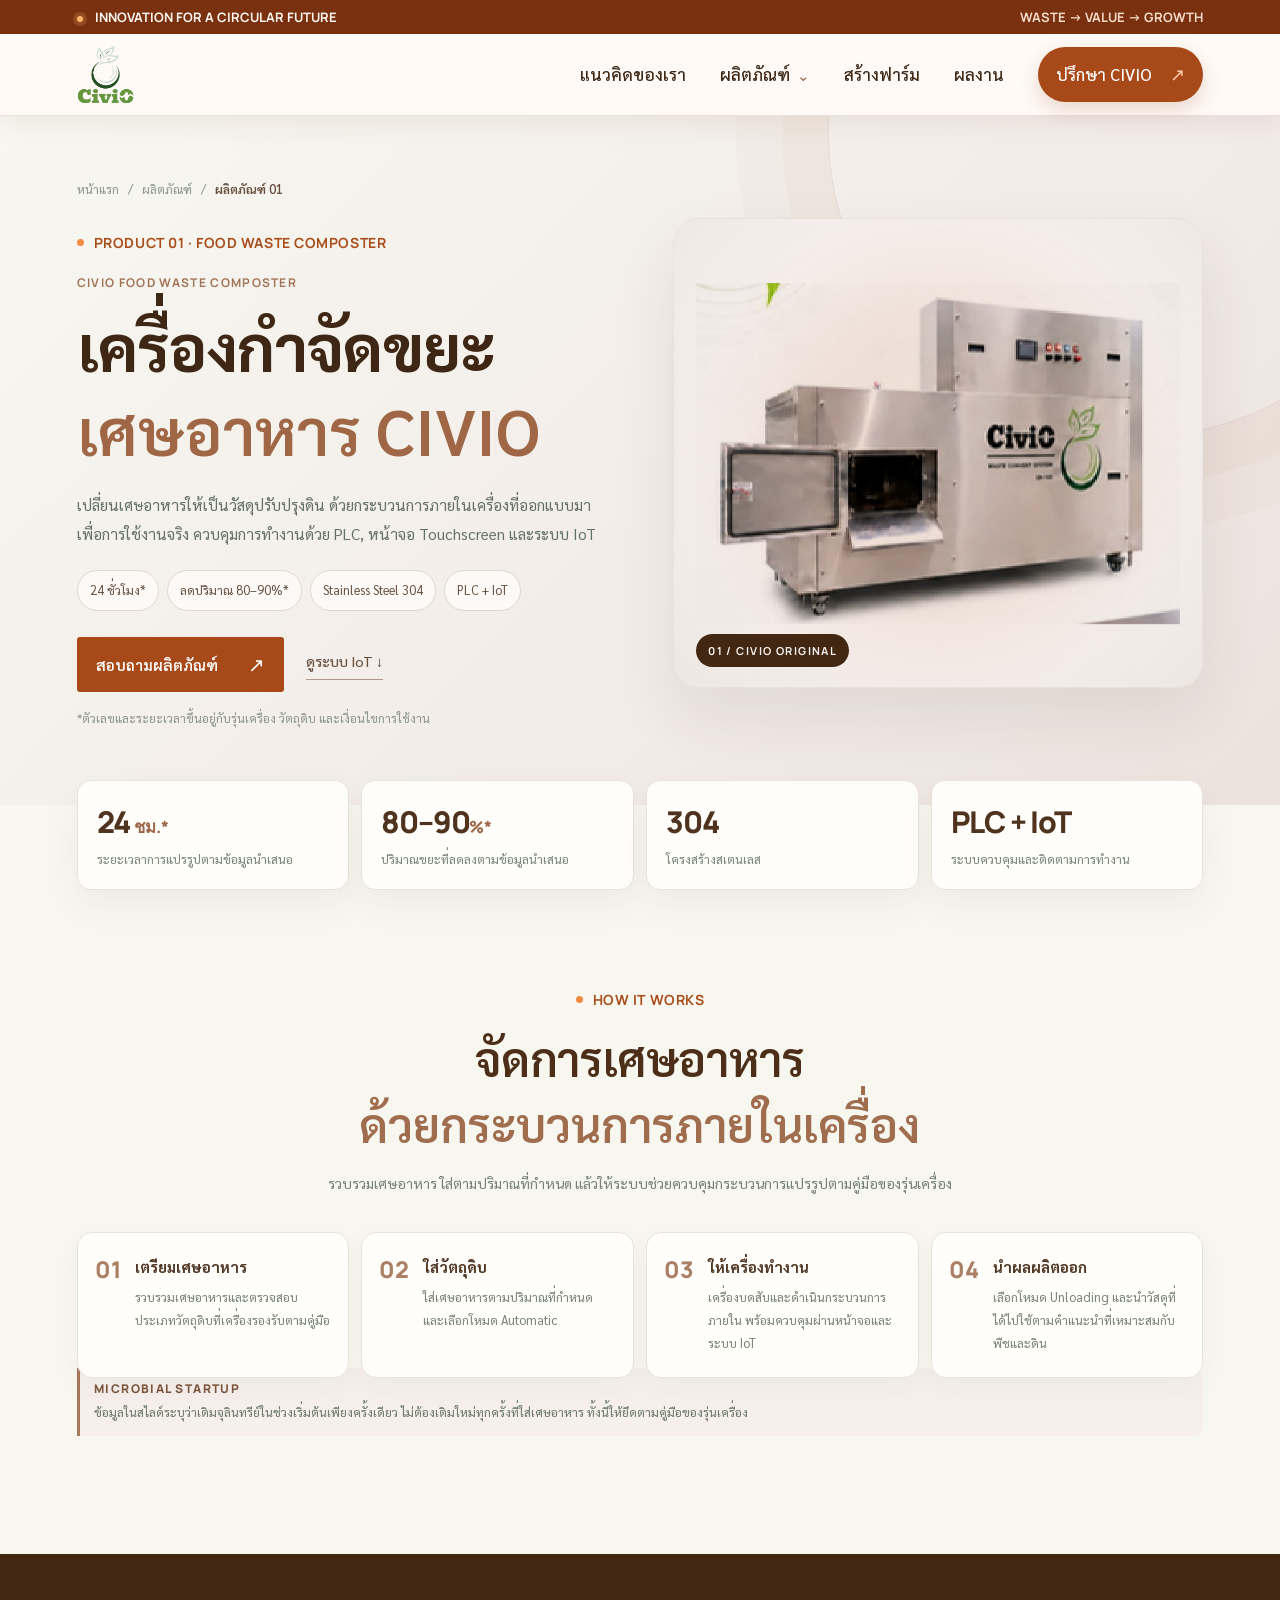
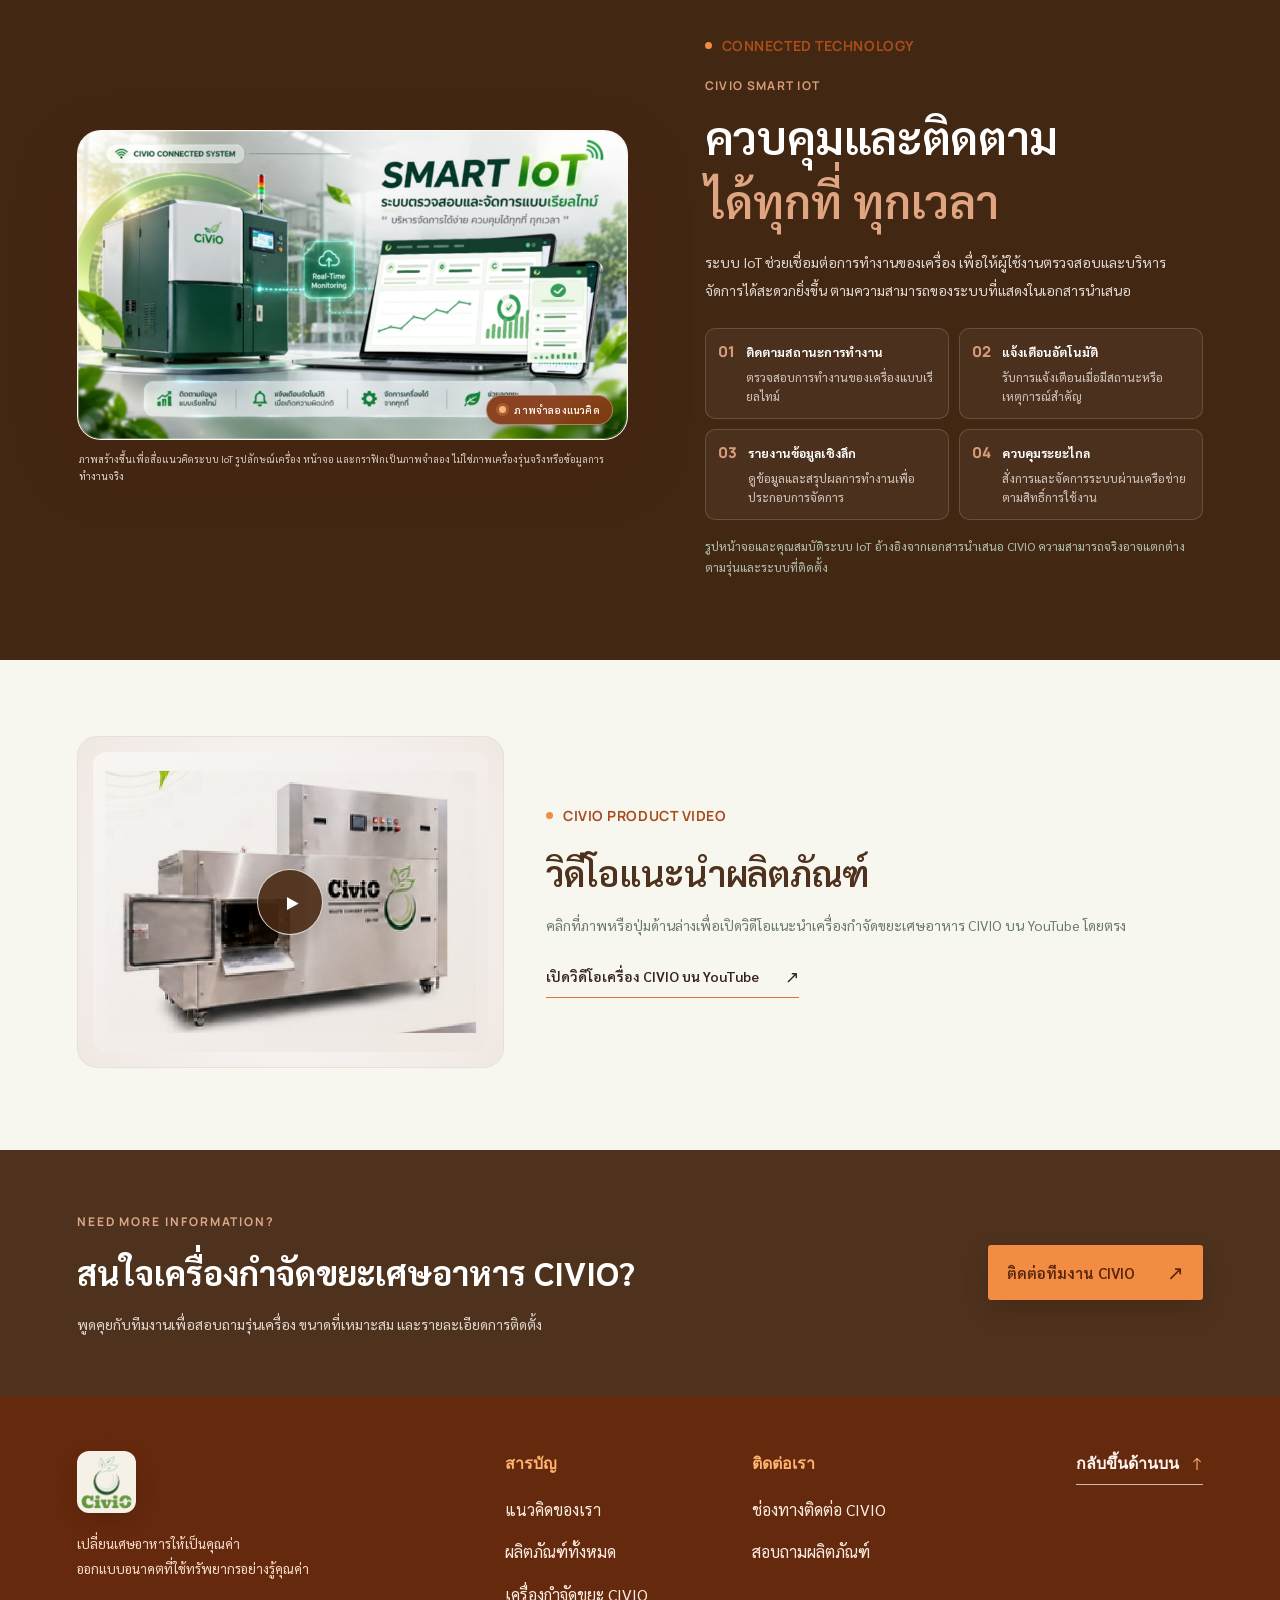
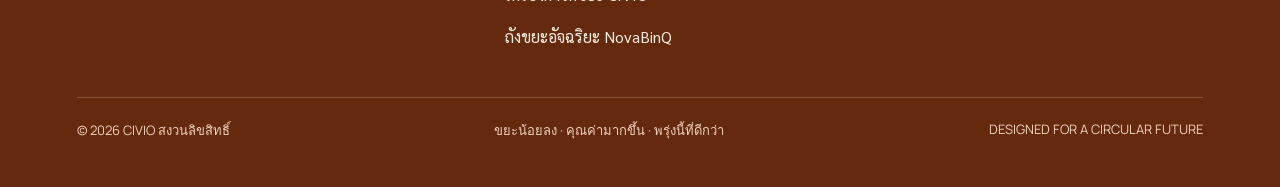
<file: product-civio.html>
<!DOCTYPE html>
<html lang="th">
<head>
  <meta charset="UTF-8"><meta name="viewport" content="width=device-width, initial-scale=1.0"><meta name="theme-color" content="#354A3B">
  <meta name="description" content="รู้จักเครื่องกำจัดขยะเศษอาหาร CiViO เทคโนโลยีจัดการขยะอินทรีย์ เปลี่ยนเศษอาหารเป็นสารปรับปรุงดิน พร้อมระบบควบคุม PLC, Touchscreen และ IoT">
    <meta name="robots" content="index, follow, max-image-preview:large">
    <link rel="canonical" href="https://civiothailand.github.io/CiViOWebsites/product-civio.html">
    <meta property="og:site_name" content="CiViO Thailand">
    <meta property="og:locale" content="th_TH">
    <meta property="og:title" content="เครื่องกำจัดขยะเศษอาหาร CiViO | CiViO Thailand">
    <meta property="og:description" content="รู้จักเครื่องกำจัดขยะเศษอาหาร CiViO เทคโนโลยีจัดการขยะอินทรีย์ เปลี่ยนเศษอาหารเป็นสารปรับปรุงดิน พร้อมระบบควบคุม PLC, Touchscreen และ IoT">
    <meta property="og:type" content="article">
    <meta property="og:url" content="https://civiothailand.github.io/CiViOWebsites/product-civio.html">
    <meta name="twitter:card" content="summary_large_image">
    <meta property="og:image" content="https://civiothailand.github.io/CiViOWebsites/assets/images/civio-machine-product.jpg">
    <meta name="twitter:image" content="https://civiothailand.github.io/CiViOWebsites/assets/images/civio-machine-product.jpg">

  <link rel="preconnect" href="https://fonts.googleapis.com"><link rel="preconnect" href="https://fonts.gstatic.com" crossorigin>
  <link href="https://fonts.googleapis.com/css2?family=Sarabun:wght@300;400;500;600;700;800&family=Manrope:wght@400;500;600;700;800&display=swap" rel="stylesheet">
  <link rel="stylesheet" href="assets/css/style.css?v=9">
  <link rel="icon" href="assets/images/civio-mark.svg" type="image/svg+xml">
  <title>เครื่องกำจัดขยะเศษอาหาร CiViO | CiViO Thailand</title>
</head>
<body class="product-detail-page" id="top">
  <div class="scroll-progress" aria-hidden="true"><span id="scrollProgress"></span></div>
  <div class="topline"><div class="topline-inner"><span><i class="live-dot"></i> INNOVATION FOR A CIRCULAR FUTURE</span><span class="topline-right">WASTE → VALUE → GROWTH</span></div></div>
  <header class="header"><div class="header-inner">
    <a class="brand" href="index.html"><img src="assets/images/civio-logo-official.png" alt="CiViO Thailand" class="brand-logo" decoding="async"></a>
    <button class="menu-toggle" type="button" aria-label="เปิดเมนู" aria-expanded="false" aria-controls="mainNav"><span></span><span></span></button>
    <nav class="main-nav" id="mainNav" aria-label="เมนูหลัก">
      <a href="index.html#story">แนวคิดของเรา</a>
      <div class="nav-dropdown"><button class="nav-dropdown-toggle" type="button" aria-expanded="false">ผลิตภัณฑ์ <span aria-hidden="true">⌄</span></button>
        <div class="nav-dropdown-menu" aria-label="เลือกผลิตภัณฑ์">
          <a href="product-civio.html"><small>ผลิตภัณฑ์ 01</small><strong>เครื่องกำจัดขยะเศษอาหาร CIVIO</strong></a>
          <a href="product-novabinq.html"><small>ผลิตภัณฑ์ 02</small><strong>ถังขยะอัจฉริยะ NovaBinQ</strong></a>
        </div>
      </div>
      <a href="index.html#farm">สร้างฟาร์ม</a><a href="index.html#credibility">ผลงาน</a>
      <a class="nav-contact" href="index.html#contact">ปรึกษา CIVIO <b>↗</b></a>
    </nav>
  </div></header>
  <main>
    <section class="product-detail-hero product-detail-civio">
      <div class="product-detail-hero-inner page-width">
        <div class="product-detail-copy reveal">
          <div class="detail-breadcrumb"><a href="index.html">หน้าแรก</a><span>/</span><a href="index.html#products">ผลิตภัณฑ์</a><span>/</span><b>ผลิตภัณฑ์ 01</b></div>
          <div class="eyebrow"><span></span> PRODUCT 01 · FOOD WASTE COMPOSTER</div>
          <p class="detail-overline">CIVIO FOOD WASTE COMPOSTER</p>
          <h1>เครื่องกำจัดขยะ<br><em>เศษอาหาร CIVIO</em></h1>
          <p class="detail-lead">เปลี่ยนเศษอาหารให้เป็นวัสดุปรับปรุงดิน ด้วยกระบวนการภายในเครื่องที่ออกแบบมาเพื่อการใช้งานจริง ควบคุมการทำงานด้วย PLC, หน้าจอ Touchscreen และระบบ IoT</p>
          <div class="detail-chip-row"><span>24 ชั่วโมง*</span><span>ลดปริมาณ 80–90%*</span><span>Stainless Steel 304</span><span>PLC + IoT</span></div>
          <div class="detail-actions"><a class="btn btn-forest" href="index.html#contact">สอบถามผลิตภัณฑ์ <span>↗</span></a><a class="btn-link" href="#iot">ดูระบบ IoT ↓</a></div>
          <small class="detail-disclaimer">*ตัวเลขและระยะเวลาขึ้นอยู่กับรุ่นเครื่อง วัตถุดิบ และเงื่อนไขการใช้งาน</small>
        </div>
        <div class="product-detail-hero-visual reveal reveal-delay"><div class="detail-image-glow"></div><img src="https://massdyna.com/wp-content/uploads/2026/08/3414c676-9cdc-49a3-9c5f-7c2a30764273-800x800.png" onerror="this.onerror=null;this.src='assets/images/civio-machine-product.jpg'" alt="เครื่องกำจัดขยะเศษอาหาร CIVIO รุ่นตัวอย่าง" fetchpriority="high" decoding="async"><span class="detail-image-index">01 / CIVIO ORIGINAL</span></div>
      </div>
    </section>

    <section class="detail-stat-section page-width">
      <div class="detail-stat-card"><strong>24 <small>ชม.*</small></strong><span>ระยะเวลาการแปรรูปตามข้อมูลนำเสนอ</span></div>
      <div class="detail-stat-card"><strong>80–90<small>%*</small></strong><span>ปริมาณขยะที่ลดลงตามข้อมูลนำเสนอ</span></div>
      <div class="detail-stat-card"><strong>304</strong><span>โครงสร้างสเตนเลส</span></div>
      <div class="detail-stat-card"><strong>PLC + IoT</strong><span>ระบบควบคุมและติดตามการทำงาน</span></div>
    </section>

    <section class="detail-section page-width">
      <div class="detail-section-heading reveal"><div class="eyebrow"><span></span> HOW IT WORKS</div><h2>จัดการเศษอาหาร<br><em>ด้วยกระบวนการภายในเครื่อง</em></h2><p>รวบรวมเศษอาหาร ใส่ตามปริมาณที่กำหนด แล้วให้ระบบช่วยควบคุมกระบวนการแปรรูปตามคู่มือของรุ่นเครื่อง</p></div>
      <div class="detail-steps-grid">
        <article class="detail-step reveal"><span>01</span><div><b>เตรียมเศษอาหาร</b><p>รวบรวมเศษอาหารและตรวจสอบประเภทวัตถุดิบที่เครื่องรองรับตามคู่มือ</p></div></article>
        <article class="detail-step reveal"><span>02</span><div><b>ใส่วัตถุดิบ</b><p>ใส่เศษอาหารตามปริมาณที่กำหนด และเลือกโหมด Automatic</p></div></article>
        <article class="detail-step reveal"><span>03</span><div><b>ให้เครื่องทำงาน</b><p>เครื่องบดสับและดำเนินกระบวนการภายใน พร้อมควบคุมผ่านหน้าจอและระบบ IoT</p></div></article>
        <article class="detail-step reveal"><span>04</span><div><b>นำผลผลิตออก</b><p>เลือกโหมด Unloading และนำวัสดุที่ได้ไปใช้ตามคำแนะนำที่เหมาะสมกับพืชและดิน</p></div></article>
      </div>
      <div class="microbe-startup-note"><b>MICROBIAL STARTUP</b><span>ข้อมูลในสไลด์ระบุว่าเติมจุลินทรีย์ในช่วงเริ่มต้นเพียงครั้งเดียว ไม่ต้องเติมใหม่ทุกครั้งที่ใส่เศษอาหาร ทั้งนี้ให้ยึดตามคู่มือของรุ่นเครื่อง</span></div>
    </section>

    <section class="iot-section" id="iot">
      <div class="iot-section-inner page-width">
        <figure class="iot-visual iot-visual-concept reveal" aria-label="ภาพจำลองแนวคิดระบบ IoT ของเครื่องกำจัดขยะเศษอาหาร CIVIO">
          <div class="iot-visual-art">
            <img src="assets/images/civio-iot-concept.webp" alt="ภาพจำลองเครื่องกำจัดขยะเศษอาหาร CIVIO เชื่อมต่อกับแดชบอร์ด IoT และอุปกรณ์มือถือ" loading="lazy" decoding="async">
            <span class="iot-concept-badge"><i aria-hidden="true"></i> ภาพจำลองแนวคิด</span>
          </div>
          <figcaption>ภาพสร้างขึ้นเพื่อสื่อแนวคิดระบบ IoT รูปลักษณ์เครื่อง หน้าจอ และกราฟิกเป็นภาพจำลอง ไม่ใช่ภาพเครื่องรุ่นจริงหรือข้อมูลการทำงานจริง</figcaption>
        </figure>
        <div class="iot-copy reveal reveal-delay">
          <div class="eyebrow"><span></span> CONNECTED TECHNOLOGY</div>
          <p class="detail-overline">CIVIO SMART IOT</p>
          <h2>ควบคุมและติดตาม<br><em>ได้ทุกที่ ทุกเวลา</em></h2>
          <p>ระบบ IoT ช่วยเชื่อมต่อการทำงานของเครื่อง เพื่อให้ผู้ใช้งานตรวจสอบและบริหารจัดการได้สะดวกยิ่งขึ้น ตามความสามารถของระบบที่แสดงในเอกสารนำเสนอ</p>
          <div class="iot-feature-list">
            <div><span>01</span><p><b>ติดตามสถานะการทำงาน</b><small>ตรวจสอบการทำงานของเครื่องแบบเรียลไทม์</small></p></div>
            <div><span>02</span><p><b>แจ้งเตือนอัตโนมัติ</b><small>รับการแจ้งเตือนเมื่อมีสถานะหรือเหตุการณ์สำคัญ</small></p></div>
            <div><span>03</span><p><b>รายงานข้อมูลเชิงลึก</b><small>ดูข้อมูลและสรุปผลการทำงานเพื่อประกอบการจัดการ</small></p></div>
            <div><span>04</span><p><b>ควบคุมระยะไกล</b><small>สั่งการและจัดการระบบผ่านเครือข่ายตามสิทธิ์การใช้งาน</small></p></div>
          </div>
          <small class="detail-disclaimer">รูปหน้าจอและคุณสมบัติระบบ IoT อ้างอิงจากเอกสารนำเสนอ CIVIO ความสามารถจริงอาจแตกต่างตามรุ่นและระบบที่ติดตั้ง</small>
        </div>
      </div>
    </section>

    <section class="novabin-video-note civio-video-note page-width">
      <div class="novabin-video-image civio-video-image reveal">
        <a class="civio-video-thumb" href="https://www.youtube.com/watch?v=NRCYyO5xy0o" target="_blank" rel="noopener noreferrer" aria-label="เปิดวิดีโอเครื่องกำจัดขยะเศษอาหาร CIVIO บน YouTube">
          <img src="assets/images/civio-machine-product.jpg" alt="ภาพเครื่องกำจัดขยะเศษอาหาร CIVIO สำหรับเปิดวิดีโอแนะนำผลิตภัณฑ์" loading="lazy" decoding="async">
          <span class="civio-video-play" aria-hidden="true">▶</span>
        </a>
      </div>
      <div class="reveal reveal-delay">
        <div class="eyebrow"><span></span> CIVIO PRODUCT VIDEO</div>
        <h2>วิดีโอแนะนำผลิตภัณฑ์</h2>
        <p>คลิกที่ภาพหรือปุ่มด้านล่างเพื่อเปิดวิดีโอแนะนำเครื่องกำจัดขยะเศษอาหาร CIVIO บน YouTube โดยตรง</p>
        <a class="under-link" href="https://www.youtube.com/watch?v=NRCYyO5xy0o" target="_blank" rel="noopener noreferrer">เปิดวิดีโอเครื่อง CIVIO บน YouTube <span>↗</span></a>
      </div>
    </section>

    <section class="detail-final-cta"><div class="page-width"><div><span>NEED MORE INFORMATION?</span><h2>สนใจเครื่องกำจัดขยะเศษอาหาร CIVIO?</h2><p>พูดคุยกับทีมงานเพื่อสอบถามรุ่นเครื่อง ขนาดที่เหมาะสม และรายละเอียดการติดตั้ง</p></div><a class="btn btn-lime" href="index.html#contact">ติดต่อทีมงาน CIVIO <span>↗</span></a></div></section>
  </main>
  <footer class="footer product-detail-footer"><div class="footer-main page-width">
      <div class="footer-brand"><a class="brand brand-footer" href="index.html"><img src="assets/images/civio-logo-official.png" alt="CiViO Thailand" class="brand-logo" decoding="async"></a><p>เปลี่ยนเศษอาหารให้เป็นคุณค่า<br>ออกแบบอนาคตที่ใช้ทรัพยากรอย่างรู้คุณค่า</p></div>
      <div class="footer-col"><span>สารบัญ</span><a href="index.html#story">แนวคิดของเรา</a><a href="index.html#products">ผลิตภัณฑ์ทั้งหมด</a><a href="product-civio.html">เครื่องกำจัดขยะ CIVIO</a><a href="product-novabinq.html">ถังขยะอัจฉริยะ NovaBinQ</a></div>
      <div class="footer-col"><span>ติดต่อเรา</span><a href="index.html#contact">ช่องทางติดต่อ CIVIO</a><a href="index.html#contact">สอบถามผลิตภัณฑ์</a></div>
      <a class="back-top" href="#top">กลับขึ้นด้านบน <b>↑</b></a>
    </div><div class="footer-bottom page-width"><span>© <span id="currentYear"></span> CIVIO สงวนลิขสิทธิ์</span><span>ขยะน้อยลง · คุณค่ามากขึ้น · พรุ่งนี้ที่ดีกว่า</span><span>DESIGNED FOR A CIRCULAR FUTURE</span></div></footer>
  <script src="assets/js/main.js?v=9"></script>
</body></html>
</file>
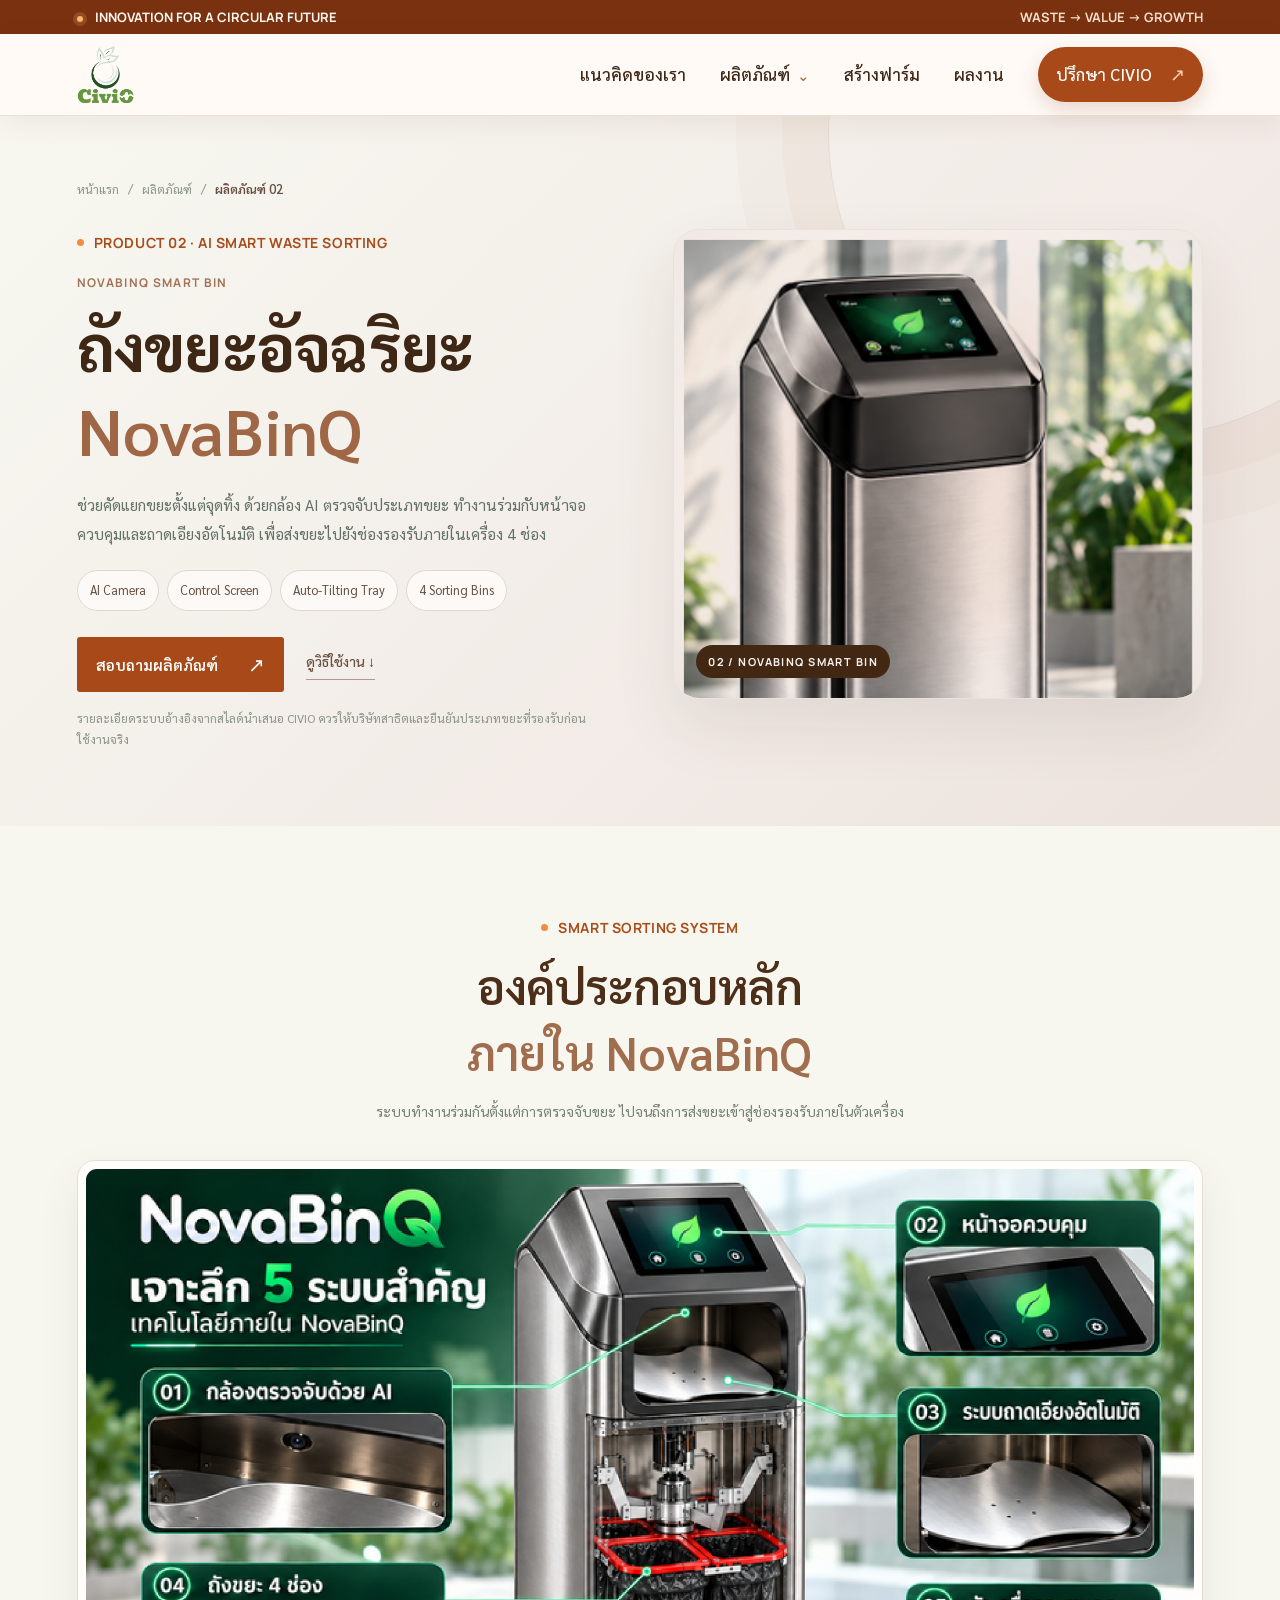
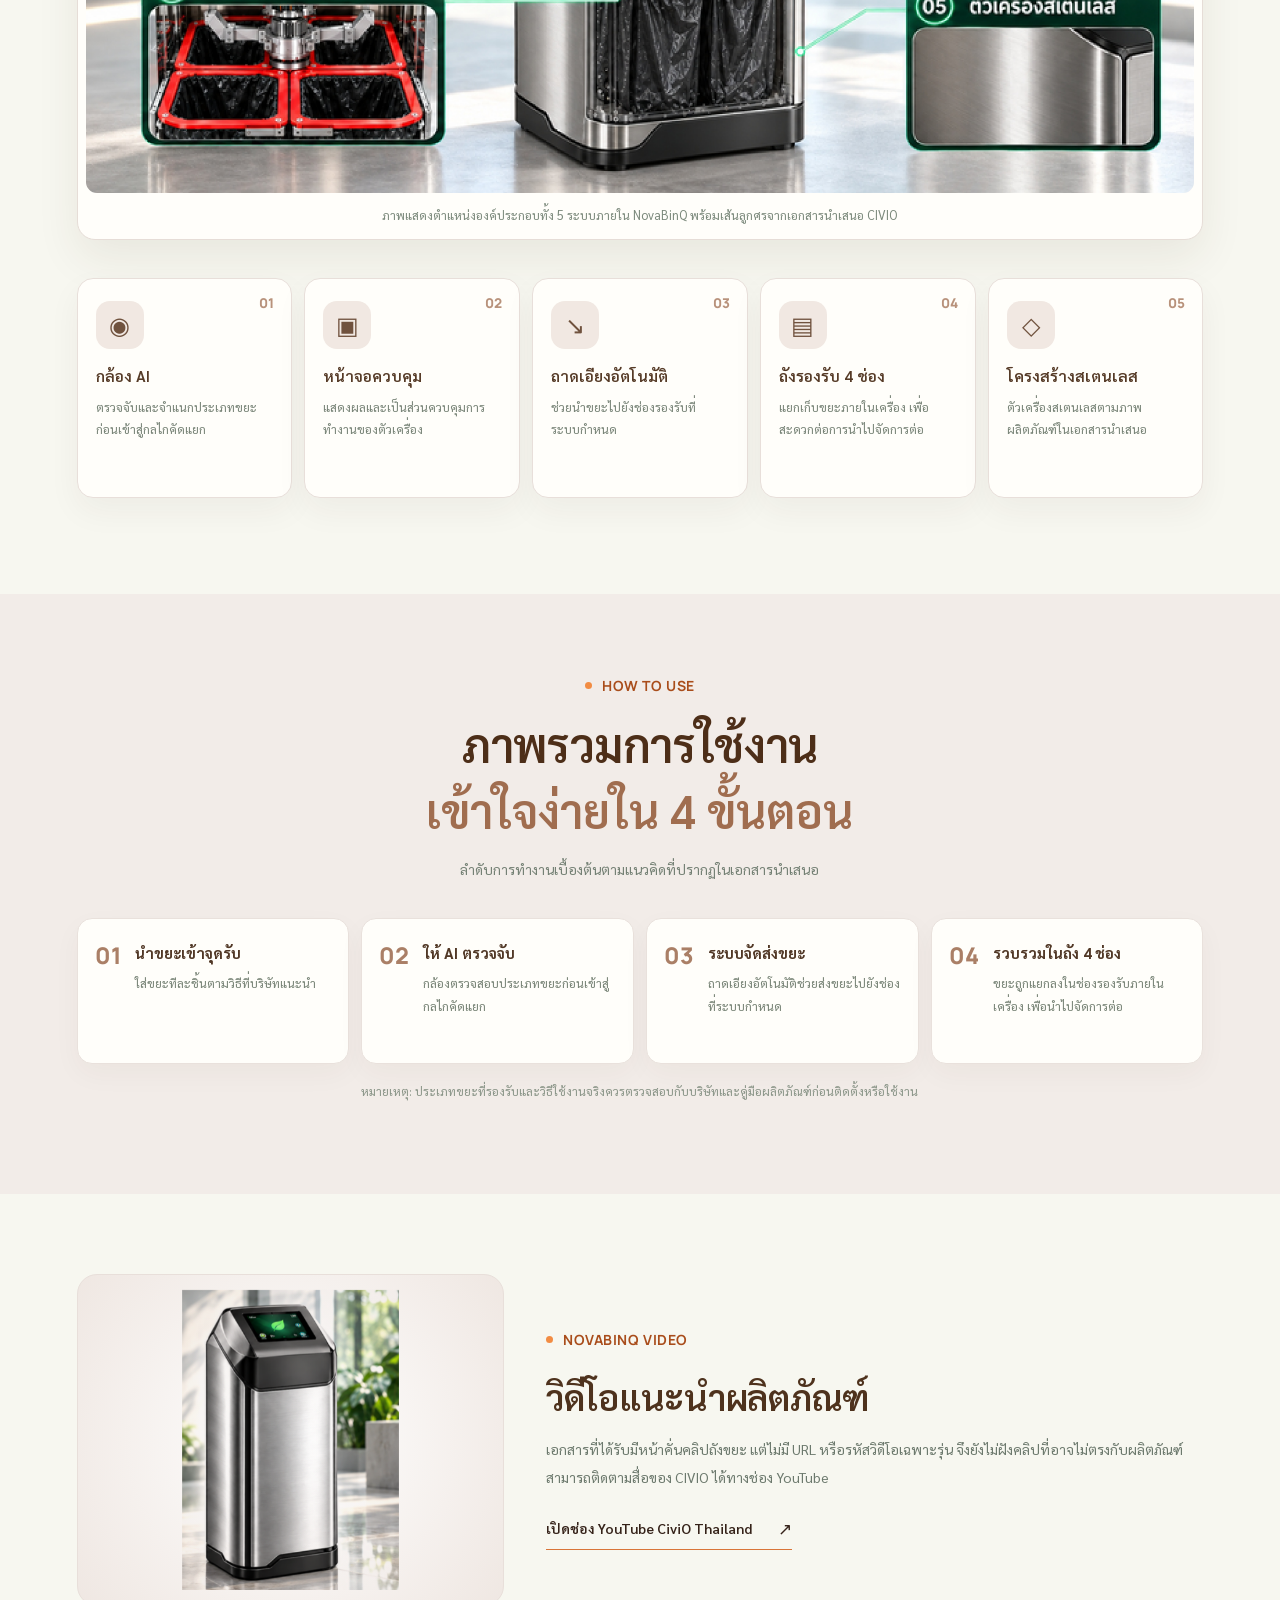
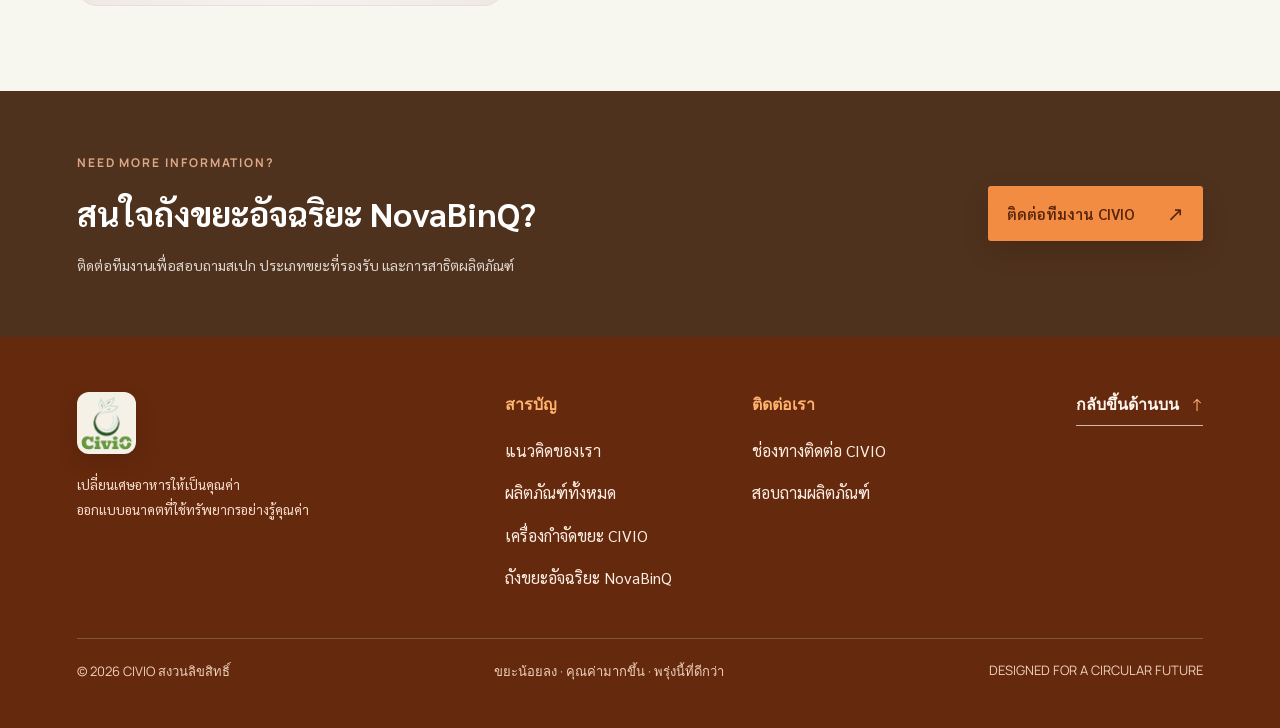
<file: product-novabinq.html>
<!DOCTYPE html>
<html lang="th">
<head>
  <meta charset="UTF-8"><meta name="viewport" content="width=device-width, initial-scale=1.0"><meta name="theme-color" content="#354A3B">
  <meta name="description" content="รายละเอียดถังขยะอัจฉริยะ NovaBinQ นวัตกรรมช่วยคัดแยกและจัดการขยะด้วยกล้อง AI และระบบอัตโนมัติ จาก CiViO Thailand">
    <meta name="robots" content="index, follow, max-image-preview:large">
    <link rel="canonical" href="https://civiothailand.github.io/CiViOWebsites/product-novabinq.html">
    <meta property="og:site_name" content="CiViO Thailand">
    <meta property="og:locale" content="th_TH">
    <meta property="og:title" content="ถังขยะอัจฉริยะ NovaBinQ | CiViO Thailand">
    <meta property="og:description" content="รายละเอียดถังขยะอัจฉริยะ NovaBinQ นวัตกรรมช่วยคัดแยกและจัดการขยะด้วยกล้อง AI และระบบอัตโนมัติ จาก CiViO Thailand">
    <meta property="og:type" content="article">
    <meta property="og:url" content="https://civiothailand.github.io/CiViOWebsites/product-novabinq.html">
    <meta name="twitter:card" content="summary_large_image">
    <meta property="og:image" content="https://civiothailand.github.io/CiViOWebsites/assets/images/novabinq-smart-bin.png">
    <meta name="twitter:image" content="https://civiothailand.github.io/CiViOWebsites/assets/images/novabinq-smart-bin.png">

  <link rel="preconnect" href="https://fonts.googleapis.com"><link rel="preconnect" href="https://fonts.gstatic.com" crossorigin>
  <link href="https://fonts.googleapis.com/css2?family=Sarabun:wght@300;400;500;600;700;800&family=Manrope:wght@400;500;600;700;800&display=swap" rel="stylesheet">
  <link rel="stylesheet" href="assets/css/style.css?v=9">
  <link rel="icon" href="assets/images/civio-mark.svg" type="image/svg+xml">
  <title>ถังขยะอัจฉริยะ NovaBinQ | CiViO Thailand</title>
</head>
<body class="product-detail-page" id="top">
  <div class="scroll-progress" aria-hidden="true"><span id="scrollProgress"></span></div>
  <div class="topline"><div class="topline-inner"><span><i class="live-dot"></i> INNOVATION FOR A CIRCULAR FUTURE</span><span class="topline-right">WASTE → VALUE → GROWTH</span></div></div>
  <header class="header"><div class="header-inner">
    <a class="brand" href="index.html"><img src="assets/images/civio-logo-official.png" alt="CiViO Thailand" class="brand-logo" decoding="async"></a>
    <button class="menu-toggle" type="button" aria-label="เปิดเมนู" aria-expanded="false" aria-controls="mainNav"><span></span><span></span></button>
    <nav class="main-nav" id="mainNav" aria-label="เมนูหลัก">
      <a href="index.html#story">แนวคิดของเรา</a>
      <div class="nav-dropdown"><button class="nav-dropdown-toggle" type="button" aria-expanded="false">ผลิตภัณฑ์ <span aria-hidden="true">⌄</span></button>
        <div class="nav-dropdown-menu" aria-label="เลือกผลิตภัณฑ์">
          <a href="product-civio.html"><small>ผลิตภัณฑ์ 01</small><strong>เครื่องกำจัดขยะเศษอาหาร CIVIO</strong></a>
          <a href="product-novabinq.html"><small>ผลิตภัณฑ์ 02</small><strong>ถังขยะอัจฉริยะ NovaBinQ</strong></a>
        </div>
      </div>
      <a href="index.html#farm">สร้างฟาร์ม</a><a href="index.html#credibility">ผลงาน</a>
      <a class="nav-contact" href="index.html#contact">ปรึกษา CIVIO <b>↗</b></a>
    </nav>
  </div></header>
  <main>
    <section class="product-detail-hero product-detail-novabin">
      <div class="product-detail-hero-inner page-width">
        <div class="product-detail-copy reveal">
          <div class="detail-breadcrumb"><a href="index.html">หน้าแรก</a><span>/</span><a href="index.html#products">ผลิตภัณฑ์</a><span>/</span><b>ผลิตภัณฑ์ 02</b></div>
          <div class="eyebrow"><span></span> PRODUCT 02 · AI SMART WASTE SORTING</div>
          <p class="detail-overline">NOVABINQ SMART BIN</p>
          <h1>ถังขยะอัจฉริยะ<br><em>NovaBinQ</em></h1>
          <p class="detail-lead">ช่วยคัดแยกขยะตั้งแต่จุดทิ้ง ด้วยกล้อง AI ตรวจจับประเภทขยะ ทำงานร่วมกับหน้าจอควบคุมและถาดเอียงอัตโนมัติ เพื่อส่งขยะไปยังช่องรองรับภายในเครื่อง 4 ช่อง</p>
          <div class="detail-chip-row"><span>AI Camera</span><span>Control Screen</span><span>Auto-Tilting Tray</span><span>4 Sorting Bins</span></div>
          <div class="detail-actions"><a class="btn btn-forest" href="index.html#contact">สอบถามผลิตภัณฑ์ <span>↗</span></a><a class="btn-link" href="#how-to-use">ดูวิธีใช้งาน ↓</a></div>
          <small class="detail-disclaimer">รายละเอียดระบบอ้างอิงจากสไลด์นำเสนอ CIVIO ควรให้บริษัทสาธิตและยืนยันประเภทขยะที่รองรับก่อนใช้งานจริง</small>
        </div>
        <div class="product-detail-hero-visual novabin-hero-visual reveal reveal-delay"><div class="detail-image-glow"></div><img src="assets/images/novabinq-smart-bin.png" alt="ถังขยะอัจฉริยะ NovaBinQ แสดงตัวเครื่องและกลไกคัดแยกภายใน" fetchpriority="high" decoding="async"><span class="detail-image-index">02 / NOVABINQ SMART BIN</span></div>
      </div>
    </section>

    <section class="detail-section page-width novabin-system-section">
      <div class="detail-section-heading reveal"><div class="eyebrow"><span></span> SMART SORTING SYSTEM</div><h2>องค์ประกอบหลัก<br><em>ภายใน NovaBinQ</em></h2><p>ระบบทำงานร่วมกันตั้งแต่การตรวจจับขยะ ไปจนถึงการส่งขยะเข้าสู่ช่องรองรับภายในตัวเครื่อง</p></div>
      <figure class="novabin-detail-image reveal">
        <img src="assets/images/novabinq-components-full.jpg" alt="ภาพอินโฟกราฟิก NovaBinQ แบบเต็มกรอบ แสดงตัวเครื่องตรงกลางและลูกศรชี้ 5 องค์ประกอบ ได้แก่ กล้องตรวจจับด้วย AI หน้าจอควบคุม ระบบถาดเอียงอัตโนมัติ ถังขยะ 4 ช่อง และตัวเครื่องสเตนเลส" loading="lazy" decoding="async">
        <figcaption>ภาพแสดงตำแหน่งองค์ประกอบทั้ง 5 ระบบภายใน NovaBinQ พร้อมเส้นลูกศรจากเอกสารนำเสนอ CIVIO</figcaption>
      </figure>
      <div class="novabin-system-grid">
        <article class="novabin-system-card reveal"><span>01</span><div class="novabin-system-icon">◉</div><h3>กล้อง AI</h3><p>ตรวจจับและจำแนกประเภทขยะก่อนเข้าสู่กลไกคัดแยก</p></article>
        <article class="novabin-system-card reveal"><span>02</span><div class="novabin-system-icon">▣</div><h3>หน้าจอควบคุม</h3><p>แสดงผลและเป็นส่วนควบคุมการทำงานของตัวเครื่อง</p></article>
        <article class="novabin-system-card reveal"><span>03</span><div class="novabin-system-icon">↘</div><h3>ถาดเอียงอัตโนมัติ</h3><p>ช่วยนำขยะไปยังช่องรองรับที่ระบบกำหนด</p></article>
        <article class="novabin-system-card reveal"><span>04</span><div class="novabin-system-icon">▤</div><h3>ถังรองรับ 4 ช่อง</h3><p>แยกเก็บขยะภายในเครื่อง เพื่อสะดวกต่อการนำไปจัดการต่อ</p></article>
        <article class="novabin-system-card reveal"><span>05</span><div class="novabin-system-icon">◇</div><h3>โครงสร้างสเตนเลส</h3><p>ตัวเครื่องสเตนเลสตามภาพผลิตภัณฑ์ในเอกสารนำเสนอ</p></article>
      </div>
    </section>

    <section class="novabin-how-section" id="how-to-use">
      <div class="page-width">
        <div class="detail-section-heading reveal"><div class="eyebrow"><span></span> HOW TO USE</div><h2>ภาพรวมการใช้งาน<br><em>เข้าใจง่ายใน 4 ขั้นตอน</em></h2><p>ลำดับการทำงานเบื้องต้นตามแนวคิดที่ปรากฏในเอกสารนำเสนอ</p></div>
        <div class="detail-steps-grid">
          <article class="detail-step reveal"><span>01</span><div><b>นำขยะเข้าจุดรับ</b><p>ใส่ขยะทีละชิ้นตามวิธีที่บริษัทแนะนำ</p></div></article>
          <article class="detail-step reveal"><span>02</span><div><b>ให้ AI ตรวจจับ</b><p>กล้องตรวจสอบประเภทขยะก่อนเข้าสู่กลไกคัดแยก</p></div></article>
          <article class="detail-step reveal"><span>03</span><div><b>ระบบจัดส่งขยะ</b><p>ถาดเอียงอัตโนมัติช่วยส่งขยะไปยังช่องที่ระบบกำหนด</p></div></article>
          <article class="detail-step reveal"><span>04</span><div><b>รวบรวมในถัง 4 ช่อง</b><p>ขยะถูกแยกลงในช่องรองรับภายในเครื่อง เพื่อนำไปจัดการต่อ</p></div></article>
        </div>
        <p class="detail-disclaimer novabin-notice">หมายเหตุ: ประเภทขยะที่รองรับและวิธีใช้งานจริงควรตรวจสอบกับบริษัทและคู่มือผลิตภัณฑ์ก่อนติดตั้งหรือใช้งาน</p>
      </div>
    </section>

    <section class="novabin-video-note page-width"><div class="novabin-video-image"><img src="assets/images/novabinq-smart-bin.png" alt="ถังขยะอัจฉริยะ NovaBinQ" loading="lazy" decoding="async"></div><div><div class="eyebrow"><span></span> NOVABINQ VIDEO</div><h2>วิดีโอแนะนำผลิตภัณฑ์</h2><p>เอกสารที่ได้รับมีหน้าคั่นคลิปถังขยะ แต่ไม่มี URL หรือรหัสวิดีโอเฉพาะรุ่น จึงยังไม่ฝังคลิปที่อาจไม่ตรงกับผลิตภัณฑ์ สามารถติดตามสื่อของ CIVIO ได้ทางช่อง YouTube</p><a class="under-link" href="https://www.youtube.com/@civiothailand9654" target="_blank" rel="noopener">เปิดช่อง YouTube CiviO Thailand <span>↗</span></a></div></section>

    <section class="detail-final-cta"><div class="page-width"><div><span>NEED MORE INFORMATION?</span><h2>สนใจถังขยะอัจฉริยะ NovaBinQ?</h2><p>ติดต่อทีมงานเพื่อสอบถามสเปก ประเภทขยะที่รองรับ และการสาธิตผลิตภัณฑ์</p></div><a class="btn btn-lime" href="index.html#contact">ติดต่อทีมงาน CIVIO <span>↗</span></a></div></section>
  </main>
  <footer class="footer product-detail-footer"><div class="footer-main page-width">
      <div class="footer-brand"><a class="brand brand-footer" href="index.html"><img src="assets/images/civio-logo-official.png" alt="CiViO Thailand" class="brand-logo" decoding="async"></a><p>เปลี่ยนเศษอาหารให้เป็นคุณค่า<br>ออกแบบอนาคตที่ใช้ทรัพยากรอย่างรู้คุณค่า</p></div>
      <div class="footer-col"><span>สารบัญ</span><a href="index.html#story">แนวคิดของเรา</a><a href="index.html#products">ผลิตภัณฑ์ทั้งหมด</a><a href="product-civio.html">เครื่องกำจัดขยะ CIVIO</a><a href="product-novabinq.html">ถังขยะอัจฉริยะ NovaBinQ</a></div>
      <div class="footer-col"><span>ติดต่อเรา</span><a href="index.html#contact">ช่องทางติดต่อ CIVIO</a><a href="index.html#contact">สอบถามผลิตภัณฑ์</a></div>
      <a class="back-top" href="#top">กลับขึ้นด้านบน <b>↑</b></a>
    </div><div class="footer-bottom page-width"><span>© <span id="currentYear"></span> CIVIO สงวนลิขสิทธิ์</span><span>ขยะน้อยลง · คุณค่ามากขึ้น · พรุ่งนี้ที่ดีกว่า</span><span>DESIGNED FOR A CIRCULAR FUTURE</span></div></footer>
  <script src="assets/js/main.js?v=9"></script>
</body></html>
</file>
<file: assets/css/style.css>
@charset "UTF-8";
:root{
 --forest:#3e2513;--forest-2:#4f321d;--forest-3:#64432b;--lime:#f1a377;--lime-2:#e18f61;
 --cream:#f6f5ee;--paper:#eeeee5;--white:#fffefa;--ink:#2e251e;--muted:#6c786f;--line:rgba(62, 37, 19, .16);
 --thai:'Sarabun',sans-serif;--latin:'Manrope',sans-serif;--page:1200px;
}
*{box-sizing:border-box}
html{scroll-behavior:smooth;scroll-padding-top:100px}
body{margin:0;background:var(--cream);color:var(--ink);font-family:var(--thai);font-size:16px;line-height:1.7;-webkit-font-smoothing:antialiased}
img{display:block;max-width:100%;width:100%;height:100%;object-fit:cover}
a{color:inherit;text-decoration:none}
button,input,textarea,select{font:inherit}
button,a{-webkit-tap-highlight-color:transparent}
::selection{background:var(--lime);color:var(--forest)}
.page-width{width:min(var(--page),88%);margin-inline:auto}
.section-space{padding:112px 0}
.scroll-progress{position:fixed;z-index:100;left:0;top:0;width:100%;height:3px;background:transparent}
.scroll-progress span{display:block;width:0;height:100%;background:var(--lime);transition:width .08s linear}
.topline{background:var(--forest);color:#efe9e5;font:12px var(--latin);letter-spacing:.14em}
.topline-inner{height:31px;width:min(var(--page),88%);margin:auto;display:flex;align-items:center;justify-content:space-between}
.live-dot{display:inline-block;width:6px;height:6px;border-radius:50%;background:var(--lime);margin-right:9px;box-shadow:0 0 0 4px #f1a37725}
.topline-right{color:#cdc3bd}
.header{height:82px;position:sticky;top:0;z-index:50;background:rgba(246, 245, 238, .94);backdrop-filter:blur(14px);border-bottom:1px solid rgba(62, 37, 19, .08)}
.header-inner{height:100%;width:min(var(--page),88%);margin:auto;display:flex;align-items:center;justify-content:space-between}
.brand{display:flex;align-items:center;gap:10px;color:var(--forest)}
.brand-symbol{width:42px;height:42px;object-fit:contain}
.brand-name{font:800 26px/1 var(--latin);letter-spacing:.095em;display:flex;flex-direction:column}
.brand-name small{font:700 11px/1.5 var(--latin);letter-spacing:.19em;margin-top:6px;color:#7b897d}
.main-nav{height:100%;display:flex;align-items:center;gap:34px;font-size:15px;font-weight:500}
.main-nav>a:not(.nav-contact){position:relative;padding:8px 0}
.main-nav>a:not(.nav-contact)::after{content:"";position:absolute;left:0;bottom:1px;width:0;height:1px;background:var(--forest);transition:width .25s}
.main-nav>a:not(.nav-contact):hover::after{width:100%}
.nav-contact{background:var(--forest);color:white;padding:13px 18px;border-radius:3px}
.nav-contact b{color:var(--lime);font:18px var(--latin);margin-left:14px}
.menu-toggle{display:none}
.hero{min-height:720px;height:min(820px,calc(100vh - 113px));position:relative;background:var(--forest);color:white;overflow:hidden}
.hero-image{position:absolute;inset:0 0 0 25%;background:url('../images/circular-garden-concept.webp') center 55%/cover;transform:scale(1.02);animation:slowZoom 20s ease-in-out infinite alternate}
.hero-tint{position:absolute;inset:0;background:linear-gradient(90deg,rgba(45, 25, 10, .98) 0%,rgba(51, 29, 13, .92) 34%,rgba(55, 32, 15, .51) 68%,rgba(55, 32, 15, .12) 100%),linear-gradient(0deg,rgba(32, 18, 7, .56),transparent 34%)}
.hero-content{height:100%;position:relative;z-index:1;display:flex;align-items:center;justify-content:space-between;padding-top:30px;padding-bottom:90px}
.hero-copy{max-width:710px;padding-top:12px}
.eyebrow{display:flex;align-items:center;gap:10px;font:700 12px var(--latin);letter-spacing:.17em;color:#876a58;margin-bottom:22px}
.eyebrow>span{display:block;width:7px;height:7px;background:#c88158;border-radius:50%}
.eyebrow-light{color:#e6ddd8}
.hero-overline,.promise-kicker,.farm-overline{font:700 12.5px var(--latin);letter-spacing:.16em;color:var(--lime)}
.hero h1{font-size:clamp(48px,6vw,78px);line-height:1.19;font-weight:600;letter-spacing:-.045em;margin:16px 0 22px}
.hero h1 em,.promise h2 em,.manifesto h2 em,.section-header h2 em,.farm-copy h2 em,.contact-copy h2 em,.belief h2 em{font-style:normal;color:#d89269}
.hero-description{max-width:560px;color:#e1dad6;font-size:15.5px;line-height:2}
.hero-actions{display:flex;align-items:center;gap:28px;margin-top:32px}
.btn{display:inline-flex;align-items:center;justify-content:space-between;gap:30px;min-width:190px;padding:14px 19px;border:0;border-radius:3px;font-size:15px;font-weight:600;transition:transform .24s,background .24s;cursor:pointer}
.btn:hover{transform:translateY(-3px)}
.btn span{font:20px var(--latin)}
.btn-lime{background:var(--lime);color:var(--forest)}
.btn-white{background:var(--white);color:var(--forest)}
.btn-forest{background:var(--forest);color:white}
.btn-link{font-size:14px;font-weight:500}
.btn-link span{margin-left:10px;font:18px var(--latin)}
.btn-link-light{color:white}
.btn-link-light span{color:var(--lime)}
.hero-footnote{display:flex;align-items:center;gap:12px;margin-top:58px;color:#d2c8c1;font:11px var(--latin);letter-spacing:.15em}
.hero-footnote .line{width:37px;height:1px;background:var(--lime)}
.hero-side{align-self:center;margin-top:170px;text-align:center}
.hero-orbit{width:150px;height:150px;border:1px solid #ffffffa8;border-radius:50%;display:flex;flex-direction:column;align-items:center;justify-content:center;transform:rotate(8deg);background:#ffffff0a;backdrop-filter:blur(4px)}
.hero-orbit>span{font:700 53px/.95 var(--latin);color:var(--lime)}
.hero-orbit>small{font:700 12px var(--latin);letter-spacing:.2em;color:white;margin:5px}
.hero-orbit>i{font:11px/1.5 var(--latin);font-style:normal;letter-spacing:.09em;color:#e6ded9;margin-top:9px}
.hero-side>p{font-size:12px;max-width:165px;color:#dfd8d3;line-height:1.6;margin:12px auto}
.hero-bottom{position:absolute;left:6%;right:6%;bottom:0;height:49px;border-top:1px solid #ffffff3d;z-index:3;display:flex;justify-content:space-between;align-items:center;font:11px var(--latin);letter-spacing:.15em;color:#ded6d1}
.hero-bottom a b{font:16px var(--latin);color:var(--lime);margin-left:9px}
.manifesto{width:min(var(--page),88%);margin:auto;display:grid;grid-template-columns:.55fr 1.25fr 1fr;gap:44px;align-items:start}
.manifesto-aside{display:flex;align-items:center;gap:14px;padding-top:8px;color:#897365;font:700 11px var(--latin);letter-spacing:.15em}
.section-number{width:34px;height:34px;border:1px solid #8c6f5c;border-radius:50%;display:grid;place-items:center;font:12.5px var(--latin)}
.manifesto-content h2,.section-header h2,.contact-copy h2{font-size:clamp(34px,4.2vw,53px);line-height:1.35;color:var(--forest);font-weight:500;letter-spacing:-.04em;margin:0 0 22px}
.manifesto-content h2 em,.section-header h2 em,.contact-copy h2 em{color:#9a6748}
.manifesto-lead{font-size:17px;line-height:1.85;font-weight:500}
.body-copy{font-size:15px;line-height:2;color:var(--muted);margin:15px 0 24px}
.under-link{display:inline-flex;align-items:center;gap:26px;padding-bottom:8px;border-bottom:1px solid var(--forest);font-size:14px;font-weight:600}
.under-link span{font:17px var(--latin)}
.manifesto-image{height:370px;position:relative;margin-top:38px}
.manifesto-image img{object-position:60% center}
.image-credit{position:absolute;bottom:0;left:0;background:var(--forest);color:#efe5df;padding:10px 14px;font:11px var(--latin);letter-spacing:.13em}
.promise{position:relative;overflow:hidden;background:#3f2410;color:white}
.promise-background{position:absolute;inset:0;background:radial-gradient(circle at 72% 28%,rgba(179, 123, 89, .24),transparent 34%),linear-gradient(135deg,#3e2513,#2e1b0c 72%);opacity:1}
.promise-overlay{position:absolute;inset:0;background:linear-gradient(90deg,rgba(51, 29, 12, .98),rgba(55, 31, 14, .88) 55%,rgba(55, 31, 14, .64))}
.promise-inner{position:relative;z-index:1;min-height:630px;display:grid;grid-template-columns:1fr .83fr;gap:7%;align-items:center;padding-top:85px;padding-bottom:85px}
.promise-copy{max-width:590px}
.promise-kicker{margin-top:33px}
.promise h2{font-size:clamp(44px,5.3vw,69px);font-weight:500;line-height:1.27;letter-spacing:-.045em;margin:13px 0 22px}
.promise h2 em{color:var(--lime)}
.promise-copy>p:not(.promise-kicker){color:#e2dbd6;font-size:15.5px;line-height:2;max-width:530px}
.promise-benefits{display:grid;gap:9px;margin:25px 0 30px;font-size:14px;color:#ede5e0}
.promise-benefits b{display:inline-grid;place-items:center;width:19px;height:19px;border-radius:50%;background:#f1a377;color:var(--forest);font:700 13.5px var(--latin);margin-right:9px}
.promise-copy>small{display:block;max-width:510px;margin-top:18px;color:#d3c9c2;font-size:12px;line-height:1.8}
.promise-visual{position:relative;max-width:470px;justify-self:end;width:100%}
.promise-photo-frame{height:415px;border:1px solid #ffffff54;padding:10px;transform:rotate(2deg)}
.promise-photo-frame img{object-position:63% center}
.promise-sticker{position:absolute;left:-43px;bottom:25px;width:135px;height:135px;background:var(--lime);color:var(--forest);border-radius:50%;display:flex;flex-direction:column;align-items:center;justify-content:center;box-shadow:0 10px 35px #00000033}
.promise-sticker strong{font:800 54px/.9 var(--latin)}
.promise-sticker span{font:700 12px var(--latin);letter-spacing:.18em;margin-top:4px}
.promise-sticker i{font:11px/1.4 var(--latin);font-style:normal;text-align:center;margin-top:8px;letter-spacing:.08em}
.product-section{background:var(--paper)}
.section-header{display:flex;justify-content:space-between;align-items:end;gap:50px;margin-bottom:45px}
.section-header>div{max-width:700px}
.section-header h2{margin:0}
.section-header>p{max-width:360px;color:var(--muted);font-size:15px;line-height:2;margin:0 0 7px}
.product-showcase{display:grid;gap:22px}
.featured-product{display:grid;grid-template-columns:1.05fr 1fr;background:var(--white);min-height:475px;box-shadow:0 14px 45px #3a281b0b}
.featured-product-image{position:relative;min-height:475px;background:linear-gradient(145deg,#e8e2df,#f7f4f2);overflow:hidden;padding:34px}
.featured-product-image img{object-fit:contain;mix-blend-mode:multiply;transition:transform .55s}
.featured-product:hover .featured-product-image img{transform:scale(1.045)}
.featured-product-image img.image-fallback{object-fit:cover;mix-blend-mode:normal}
.image-label{position:absolute;left:21px;top:21px;background:var(--lime);color:var(--forest);padding:7px 10px;font:700 11px var(--latin);letter-spacing:.12em}
.image-index{position:absolute;right:24px;bottom:12px;font:800 43px var(--latin);color:#3e251355}
.featured-product-info{padding:48px 7% 35px;align-self:center}
.product-meta{font:700 11px var(--latin);letter-spacing:.16em;color:#9d6646}
.featured-product-info h3{font-size:clamp(31px,3.2vw,45px);font-weight:500;color:var(--forest);line-height:1.35;letter-spacing:-.035em;margin:17px 0}
.featured-product-info h3 em{font-style:normal;color:#9a6748}
.featured-product-info>p{color:var(--muted);font-size:15px;line-height:2}
.spec-chips{display:flex;flex-wrap:wrap;gap:8px;margin:22px 0 27px}
.spec-chips span{border:1px solid var(--line);border-radius:2px;padding:6px 10px;font-size:12.5px;color:#526253}
.product-bottom{border-top:1px solid var(--line);padding-top:18px;display:flex;justify-content:space-between;align-items:center}
.product-bottom>div{display:flex;flex-direction:column}
.product-bottom small{font-size:12px;color:#899188}
.product-bottom strong{font-size:14px;font-weight:600;color:var(--forest)}
.round-arrow{width:42px;height:42px;border-radius:50%;display:grid;place-items:center;background:var(--forest);color:white;font:22px var(--latin);transition:background .2s,transform .2s}
.round-arrow:hover{background:#996648;transform:rotate(45deg)}
.product-footnote{display:block;margin-top:15px;color:#8c958b;font-size:12px;line-height:1.7}
.product-grid{display:grid;grid-template-columns:1fr 1fr;gap:22px}
.product-card{background:var(--white);transition:transform .3s,box-shadow .3s;min-width:0}
.product-card:hover{transform:translateY(-6px);box-shadow:0 16px 40px #40271414}
.product-card-image{height:285px;position:relative;overflow:hidden;background:#e4ddd9}
.product-card-image img{transition:transform .6s}
.product-card:hover .product-card-image img{transform:scale(1.045)}
.card-tag{position:absolute;left:17px;top:17px;padding:7px 10px;background:var(--lime);color:var(--forest);font:700 11px var(--latin);letter-spacing:.11em}
.card-number{position:absolute;right:16px;bottom:0;font:800 41px var(--latin);color:#ffffff;text-shadow:0 2px 10px #00000055}
.product-card-body{padding:25px 28px 23px}
.product-card-body h3{font-size:23px;color:var(--forest);font-weight:600;margin:9px 0}
.product-card-body>p{font-size:14px;line-height:1.95;color:var(--muted);min-height:72px}
.text-arrow{display:inline-flex;align-items:center;gap:22px;border-bottom:1px solid var(--forest);padding-bottom:7px;margin-top:13px;font-size:13.5px;font-weight:600;color:var(--forest)}
.text-arrow span{font:17px var(--latin)}
.visual-note{display:block;margin-top:11px;color:#9a9f96;font-size:11px}
.product-bottom-cta{display:flex;align-items:center;justify-content:space-between;margin-top:30px;background:#e7ddd7;padding:18px 24px;color:var(--forest);font-size:14px}
.product-bottom-cta a{font-weight:600;border-bottom:1px solid #836858;padding-bottom:4px}
.product-bottom-cta b{font:17px var(--latin);margin-left:14px}
.how-section{position:relative;overflow:hidden;padding:108px 0 94px;background:linear-gradient(180deg,#f1ebe8 0%,#f7f6ef 100%);color:var(--ink)}
.how-section::before{content:"";position:absolute;width:620px;height:620px;border:1px solid rgba(62, 37, 19, .07);border-radius:50%;right:-270px;top:-310px;box-shadow:0 0 0 58px rgba(62, 37, 19, .025),0 0 0 116px rgba(62, 37, 19, .018)}
.how-inner{position:relative;z-index:1}
.process-heading{display:grid;grid-template-columns:1.15fr .72fr;gap:70px;align-items:end;margin-bottom:53px}
.process-heading-main{max-width:690px}
.process-kicker{font:700 12px var(--latin);letter-spacing:.19em;color:#947a6a;margin:0 0 12px}
.process-heading h2{font-size:clamp(38px,4.5vw,58px);font-weight:500;line-height:1.32;letter-spacing:-.045em;color:var(--forest);margin:0}
.process-heading h2 em{font-style:normal;color:#a46946}
.process-intro{max-width:430px;margin:0 0 6px;color:#6a766b;font-size:15px;line-height:2.05}
.process-track{position:relative;display:grid;grid-template-columns:repeat(3,minmax(0,1fr));gap:22px;align-items:stretch}
.process-track::before{content:"";position:absolute;left:15%;right:15%;top:70px;border-top:1px dashed rgba(95, 63, 40, .28);z-index:0}
.process-card{position:relative;z-index:1;min-height:380px;padding:27px 28px 22px;background:rgba(255, 255, 255, .86);border:1px solid rgba(62, 37, 19, .09);border-radius:8px;box-shadow:0 18px 45px rgba(58, 43, 32, .055);display:flex;flex-direction:column;transition:transform .28s,box-shadow .28s,border-color .28s}
.process-card:hover{transform:translateY(-7px);box-shadow:0 24px 55px rgba(58, 43, 32, .11);border-color:rgba(145, 96, 66, .35)}
.process-card-top{display:flex;align-items:center;justify-content:space-between}
.process-count{font:800 14px var(--latin);letter-spacing:.12em;color:#966447}
.process-label{font:700 11px var(--latin);letter-spacing:.19em;color:#93a18c}
.process-symbol{display:grid;place-items:center;width:88px;height:88px;margin:29px 0 21px;border-radius:50%;color:var(--forest);background:#f0e3dc;box-shadow:inset 0 0 0 1px rgba(100, 67, 43, .06)}
.process-symbol svg{width:48px;height:48px}
.process-symbol-cycle{background:#f2bea0;color:#503420}
.process-symbol-sprout{background:#eee9e5;color:#7b5438}
.process-card h3{margin:0 0 9px;color:var(--forest);font-size:20px;font-weight:600;letter-spacing:-.02em}
.process-card>p{margin:0;color:#6b766c;font-size:14px;line-height:1.95}
.process-card-foot{display:flex;align-items:center;justify-content:space-between;gap:10px;margin-top:auto;padding-top:22px;border-top:1px solid rgba(62, 37, 19, .1);font-size:12px;color:#788477}
.process-card-foot b{font:700 12px var(--latin);color:#9c877a;white-space:nowrap}
.process-card-foot i{font-style:normal;color:#b7c0af;margin:0 3px}
.process-card-feature{background:linear-gradient(150deg,#50341f 0%,#3e2513 78%);border-color:#3e2513;box-shadow:0 22px 52px rgba(62, 37, 19, .18);color:#ffffff;transform:translateY(-13px)}
.process-card-feature:hover{transform:translateY(-20px)}
.process-card-feature .process-count{color:var(--lime)}
.process-card-feature .process-label{color:#d0c4bd}
.process-card-feature .process-symbol{background:#f1a377;color:#50341f}
.process-card-feature h3{color:white}
.process-card-feature>p{color:#dfd7d2}
.process-card-feature .process-card-foot{border-color:#ffffff2b;color:#dfd7d2}
.process-card-feature .process-card-foot b{color:var(--lime)}
.process-time{display:inline-flex;align-items:center;gap:8px;align-self:flex-start;margin:-3px 0 13px;padding:6px 10px;border-radius:30px;background:#ffffff16;color:#efe2db;font-size:12px}
.time-pulse{width:6px;height:6px;border-radius:50%;background:var(--lime);box-shadow:0 0 0 4px #f1a37725}
.process-bottom{display:flex;justify-content:space-between;align-items:center;gap:24px;margin-top:46px;padding-top:22px;border-top:1px solid rgba(62, 37, 19, .14)}
.process-cycle-line{display:flex;align-items:center;gap:15px;color:#637562;font:700 11px var(--latin);letter-spacing:.15em}
.process-cycle-line b{font:16px var(--latin);color:#a8765a}
.process-bottom>small{color:#8a9288;font-size:12px;line-height:1.7;text-align:right}

.farm-section{display:grid;grid-template-columns:1fr 1fr;background:#eae3df;min-height:680px}
.farm-image{position:relative;min-height:680px;overflow:hidden}
.farm-image img{position:absolute;inset:0;object-position:55% center}
.farm-image-caption{position:absolute;left:0;bottom:0;background:var(--forest);color:white;padding:11px 16px;font:11px var(--latin);letter-spacing:.12em}
.farm-copy{align-self:center;padding:80px clamp(35px,7vw,100px)}
.farm-overline{font-size:12px;color:#9c684a;margin-top:32px}
.farm-copy h2{font-size:clamp(36px,4.1vw,53px);line-height:1.34;color:var(--forest);font-weight:500;letter-spacing:-.04em;margin:8px 0 20px}
.farm-copy h2 em{color:#9a6648}
.farm-intro{font-size:15px;line-height:2;color:#68766a;max-width:520px}
.farm-services{margin:28px 0 30px}
.farm-services>div{display:flex;gap:17px;align-items:center;border-top:1px solid #3e251325;padding:10px 0}
.farm-services>div:last-child{border-bottom:1px solid #3e251325}
.farm-services>div>span{font:12.5px var(--latin);color:#9d6646}
.farm-services p{display:flex;flex-direction:column;margin:0}
.farm-services strong{font-size:14px;color:var(--forest)}
.farm-services small{font-size:12.5px;color:#7a857a}
.use-cases{background:var(--cream)}
.use-case-grid{display:grid;grid-template-columns:repeat(4,1fr);gap:14px}
.use-case{padding:24px 22px 28px;border-top:1px solid var(--forest);background:#fffefa;min-height:235px;transition:transform .25s,box-shadow .25s}
.use-case:hover{transform:translateY(-4px);box-shadow:0 15px 30px #3e27160d}
.use-case>span{font:700 11px var(--latin);letter-spacing:.13em;color:#9d6646}
.use-case-icon{font:38px var(--latin);color:#9a6748;margin:22px 0 10px}
.use-case h3{font-size:18px;color:var(--forest);font-weight:600;margin:0 0 7px}
.use-case p{font-size:13.5px;line-height:1.85;color:var(--muted);margin:0}
.belief{position:relative;overflow:hidden;background:var(--lime);color:var(--forest);text-align:center;padding:78px 0}
.belief-inner{position:relative;z-index:1}
.belief-quote{font:100px/.75 Georgia,serif;opacity:.4}
.belief h2{font-size:clamp(37px,5vw,61px);line-height:1.38;font-weight:500;letter-spacing:-.04em;margin:10px 0 27px}
.belief h2 em{color:#83583e}
.belief p{font:700 11px var(--latin);letter-spacing:.2em}
.belief-decoration{position:absolute;right:3%;bottom:-180px;font:400 440px/.9 var(--latin);color:#50342010}
.contact-section{background:var(--paper)}
.contact-layout{display:grid;grid-template-columns:.9fr 1fr;gap:9%;align-items:start}
.contact-copy h2{font-size:clamp(40px,4.7vw,59px);margin-bottom:22px}
.contact-copy>p{max-width:480px;color:var(--muted);font-size:15px;line-height:2}
.contact-details{margin-top:38px;max-width:450px}
.contact-details>a{display:flex;align-items:center;gap:14px;border-top:1px solid var(--line);padding:15px 0}
.contact-details>a:last-child{border-bottom:1px solid var(--line)}
.contact-icon{width:36px;height:36px;border-radius:50%;display:grid;place-items:center;background:var(--lime);color:var(--forest);font:17px var(--latin)}
.contact-details>a>span:nth-child(2){display:flex;flex-direction:column}
.contact-details small{font:700 11px var(--latin);letter-spacing:.15em;color:#9d6646}
.contact-details strong{font-size:14px;font-weight:600;color:var(--forest)}
.contact-details>a>b{margin-left:auto;font:18px var(--latin)}
.contact-small{font-size:12px!important;color:#92998f!important;margin-top:18px}
.contact-form{background:var(--white);padding:33px 34px 24px;box-shadow:0 15px 45px #4027140a}
.form-heading{display:flex;justify-content:space-between;padding-bottom:17px;border-bottom:1px solid var(--line);font:700 11px var(--latin);letter-spacing:.15em;color:#9c6749;margin-bottom:22px}
.contact-form label{display:block;font-size:13.5px;font-weight:600;margin-bottom:15px}
.contact-form label>b{color:#9b5e45}
.contact-form input,.contact-form textarea,.contact-form select{display:block;width:100%;margin-top:7px;border:1px solid #e0d9d5;border-radius:2px;background:#fffefa;color:var(--ink);padding:12px 13px;font-size:13.5px;outline:none;transition:border .2s,box-shadow .2s}
.contact-form input:focus,.contact-form textarea:focus,.contact-form select:focus{border-color:#a17155;box-shadow:0 0 0 3px #f1a37738}
.contact-form textarea{resize:vertical}
.form-row{display:grid;grid-template-columns:1fr 1fr;gap:13px}
.form-submit{width:100%;margin-top:3px}
.form-note{font-size:12px;color:#91988e;line-height:1.7;margin:12px 0 0}
.form-status{font-size:13.5px;color:var(--forest);margin-top:8px;min-height:15px}
.footer{background:#321d0d;color:#e6ded9;padding:55px 0 20px}
.footer-main{display:grid;grid-template-columns:1.5fr .8fr 1.1fr auto;gap:40px;align-items:start;padding-bottom:43px}
.brand-footer{color:var(--lime)}
.brand-footer .brand-name small{color:#b6a89f}
.footer-brand>p{font-size:13.5px;line-height:1.9;color:#cbc1bb;margin-top:18px}
.footer-col{display:flex;flex-direction:column;gap:9px;font-size:12.5px;color:#cec5c0}
.footer-col>span{font:700 11px var(--latin);letter-spacing:.16em;color:var(--lime);margin-bottom:8px}
.footer-col a:hover,.back-top:hover{color:var(--lime)}
.back-top{display:flex;align-items:center;gap:12px;border-bottom:1px solid #c7bbb3;padding-bottom:8px;font:700 11px var(--latin);letter-spacing:.13em;white-space:nowrap}
.back-top b{font:17px var(--latin);color:var(--lime)}
.footer-bottom{border-top:1px solid #ffffff2b;padding-top:17px;display:flex;justify-content:space-between;gap:20px;font:11px var(--latin);letter-spacing:.11em;color:#aebfae}
.reveal{opacity:0;transform:translateY(22px);transition:opacity .75s ease,transform .75s ease}
.reveal.is-visible{opacity:1;transform:translateY(0)}
.reveal-delay{transition-delay:.13s}.reveal-delay-2{transition-delay:.25s}
@keyframes slowZoom{from{transform:scale(1.02)}to{transform:scale(1.09)}}
@media(max-width:1050px){
 .page-width,.header-inner,.topline-inner{width:90%}
 .main-nav{gap:20px}.manifesto{width:90%;grid-template-columns:.45fr 1.3fr 1fr;gap:25px}
 .section-space{padding:88px 0}.promise-inner{gap:4%}.promise-photo-frame{height:360px}
 .featured-product-info{padding:35px 6%}.featured-product{min-height:420px}.featured-product-image{min-height:420px}
 .farm-copy{padding:65px 6%}.footer-main{gap:25px}
}
@media(max-width:760px){
 html{scroll-padding-top:80px}
 .page-width,.header-inner,.topline-inner{width:88%}
 .topline{font-size:11px}.topline-inner{height:28px}.topline-right{font-size:11px}
 .header{height:70px}.brand-symbol{width:36px;height:36px}.brand-name{font-size:22px}
 .menu-toggle{display:flex;width:42px;height:42px;flex-direction:column;justify-content:center;align-items:center;gap:6px;background:transparent;border:0;z-index:60}
 .menu-toggle span{width:23px;height:2px;background:var(--forest);transition:transform .2s}
 .menu-toggle[aria-expanded="true"] span:first-child{transform:translateY(4px) rotate(45deg)}
 .menu-toggle[aria-expanded="true"] span:last-child{transform:translateY(-4px) rotate(-45deg)}
 .main-nav{position:absolute;top:70px;left:0;right:0;height:auto;display:flex;flex-direction:column;align-items:stretch;gap:0;padding:0 6%;max-height:0;overflow:hidden;background:var(--cream);transition:max-height .35s,padding .35s;border-bottom:0}
 .main-nav.is-open{max-height:390px;padding:12px 6% 23px;border-bottom:1px solid var(--line)}
 .main-nav>a:not(.nav-contact){padding:12px 0;border-bottom:1px solid #3e251313}
 .nav-contact{margin-top:14px;padding:12px 15px}
 .hero{height:760px;min-height:690px;max-height:calc(100svh - 98px)}
 .hero-image{inset:0;background-position:55% center}
 .hero-tint{background:linear-gradient(90deg,rgba(45, 25, 10, .93),rgba(51, 29, 13, .73) 73%,rgba(55, 32, 15, .4)),linear-gradient(0deg,rgba(32, 18, 7, .58),transparent 48%)}
 .hero-content{align-items:flex-start;justify-content:flex-start;flex-direction:column;padding-top:85px;padding-bottom:75px}
 .hero-copy{max-width:100%}.hero h1{font-size:clamp(43px,10.7vw,61px);margin-top:13px}
 .hero-description{font-size:14px;line-height:1.95;max-width:520px}
 .hero-actions{gap:18px;align-items:flex-start;flex-direction:column;margin-top:24px}
 .hero-footnote{font-size:11px;margin-top:40px}
 .hero-side{position:absolute;right:0;bottom:77px;margin:0}
 .hero-orbit{width:95px;height:95px}.hero-orbit>span{font-size:34px}.hero-orbit>small{font-size:11px}.hero-orbit>i{font-size:11px;margin-top:5px}
 .hero-side>p{font-size:11px;max-width:110px}
 .hero-bottom{left:6%;right:6%;height:43px;font-size:11px;letter-spacing:.09em}
 .section-space{padding:68px 0}
 .manifesto{width:88%;display:flex;flex-direction:column;gap:22px}
 .manifesto-aside{order:0}.manifesto-content{order:1}.manifesto-image{order:2;width:100%;height:285px;margin:5px 0 0}
 .manifesto-content h2,.section-header h2{font-size:34px}
 .manifesto-lead{font-size:16px}.body-copy{font-size:14px}
 .promise-inner{display:flex;flex-direction:column;align-items:stretch;gap:46px;padding-top:70px;padding-bottom:75px}
 .promise h2{font-size:clamp(40px,9vw,53px)}.promise-copy>p:not(.promise-kicker){font-size:14px}
 .promise-benefits{font-size:13.5px}.promise-visual{width:83%;margin-left:auto;margin-right:12px}
 .promise-photo-frame{height:280px}.promise-sticker{width:98px;height:98px;left:-32px;bottom:15px}.promise-sticker strong{font-size:38px}.promise-sticker span{font-size:11px}.promise-sticker i{font-size:11px;margin-top:5px}
 .section-header{display:block;margin-bottom:30px}
 .section-header>p{font-size:14px;margin-top:18px}
 .featured-product{grid-template-columns:1fr}
 .featured-product-image{min-height:290px;height:290px;padding:22px}
 .featured-product-info{padding:28px 23px 24px}
 .featured-product-info h3{font-size:34px}
 .featured-product-info>p{font-size:14px}
 .product-grid{grid-template-columns:1fr;gap:17px}
 .product-card-image{height:240px}
 .product-card-body{padding:22px}
 .product-card-body>p{min-height:0}
 .product-bottom-cta{align-items:flex-start;flex-direction:column;gap:10px;font-size:13.5px;padding:17px}
 .how-section{padding:72px 0 65px}
 .process-heading{grid-template-columns:1fr;gap:19px;margin-bottom:35px}
 .process-heading h2{font-size:37px}.process-intro{font-size:14px;max-width:590px}
 .process-track{grid-template-columns:1fr;gap:14px;padding-left:21px}
 .process-track::before{left:7px;right:auto;top:42px;bottom:42px;height:auto;border-top:0;border-left:1px dashed rgba(95, 63, 40, .3)}
 .process-card{min-height:0;padding:22px 22px 18px;border-radius:7px}
 .process-card-feature{transform:none}.process-card-feature:hover{transform:translateY(-4px)}
 .process-symbol{width:70px;height:70px;margin:18px 0 15px}.process-symbol svg{width:40px;height:40px}
 .process-card h3{font-size:18px}.process-card>p{font-size:13.5px}
 .process-card-foot{padding-top:15px;margin-top:20px}
 .process-bottom{margin-top:30px;align-items:flex-start;flex-direction:column;gap:13px}
 .process-cycle-line{gap:10px;font-size:11px;letter-spacing:.09em;flex-wrap:wrap}
 .process-bottom>small{text-align:left;font-size:11px}
 .farm-section{grid-template-columns:1fr}
 .farm-image{min-height:320px;height:320px}
 .farm-copy{padding:58px 6% 66px}
 .farm-copy h2{font-size:40px}
 .farm-intro{font-size:14px}
 .use-case-grid{grid-template-columns:1fr 1fr;gap:10px}
 .use-case{min-height:210px;padding:19px 16px}
 .use-case h3{font-size:16px}.use-case p{font-size:12.5px}
 .belief{padding:62px 0}.belief h2{font-size:38px}.belief-quote{font-size:80px}
 .contact-layout{grid-template-columns:1fr;gap:32px}
 .contact-copy h2{font-size:43px}.contact-copy>p{font-size:14px}
 .contact-form{padding:25px 20px 20px}
 .form-row{grid-template-columns:1fr;gap:0}
 .footer{padding-top:40px}
 .footer-main{grid-template-columns:1fr 1fr;gap:30px 20px;padding-bottom:30px}
 .footer-brand{grid-column:1/-1}.back-top{grid-column:1/-1;justify-self:start}
 .footer-bottom{flex-direction:column;gap:9px;font-size:11px}
 .reveal{transform:translateY(14px)}
}
@media(max-width:390px){
 .hero h1{font-size:42px}.hero-side{bottom:73px}
 .hero-footnote{max-width:235px;font-size:11px}
 .use-case-grid{grid-template-columns:1fr}.use-case{min-height:180px}
 .product-bottom strong{font-size:12.5px}
}
@media(prefers-reduced-motion:reduce){
 html{scroll-behavior:auto}
 *,*::before,*::after{animation:none!important;transition:none!important}
 .reveal{opacity:1;transform:none}
}


/* Video section and expanded product catalogue */
.video-section { background: #f4f3eb; }
.video-layout { display: grid; grid-template-columns: minmax(260px, .78fr) minmax(0, 1.22fr); gap: clamp(28px, 6vw, 88px); align-items: center; }
.video-copy h2 { font-size: clamp(2.2rem, 4vw, 4.1rem); line-height: 1.14; letter-spacing: -.04em; margin: 18px 0; }
.video-copy h2 em { color: #805840; font-style: normal; }
.video-copy p { max-width: 460px; line-height: 1.9; margin-bottom: 28px; color: #5d655b; }
.video-frame { position: relative; overflow: hidden; aspect-ratio: 16 / 9; border-radius: 18px; background: #271b12; box-shadow: 0 24px 70px rgba(47, 33, 23, .18); }
.video-frame iframe { position: absolute; inset: 0; width: 100%; height: 100%; border: 0; }
.product-grid { grid-template-columns: repeat(3, minmax(0, 1fr)); }
@media (max-width: 1050px) { .product-grid { grid-template-columns: repeat(2, minmax(0, 1fr)); } }
@media (max-width: 760px) { .video-layout { grid-template-columns: 1fr; } .product-grid { grid-template-columns: 1fr; } }


/* CiviO refinements: distinct product imagery and automatic video presentation */
.video-autoplay-note{display:inline-flex;align-items:center;gap:10px;margin-top:6px;color:#5d725e;font:700 12px var(--latin);letter-spacing:.11em;text-transform:uppercase}
.video-autoplay-note i{width:7px;height:7px;border-radius:50%;background:#b2724c;box-shadow:0 0 0 5px #b2724c25;display:inline-block}
.product-card-image img{object-position:center center}
.farm-services-simple{margin-top:25px}
.farm-services-simple>div{padding:12px 0}
@media(max-width:1050px){.product-grid .product-card-body>p{min-height:82px}}
@media(max-width:760px){.product-grid .product-card-body>p{min-height:0}.video-autoplay-note{margin-top:0}}

/* Responsive refinements for the three-step CIVIO process */
@media (min-width:761px) and (max-width:1050px){
 .process-heading{gap:34px}.process-track{gap:14px}.process-card{padding:23px 21px;min-height:370px}.process-card h3{font-size:18px}.process-card-foot{font-size:11px}
}
@media (max-width:760px){
 .process-heading{grid-template-columns:1fr;gap:18px}.process-heading h2{font-size:clamp(34px,9vw,42px)}
 .process-card-feature{transform:none}.process-card-feature:hover{transform:translateY(-4px)}
 .process-cycle-line{row-gap:6px}.process-bottom{gap:11px}
}

/* Keep the featured process tile raised after its reveal animation */
.process-card-feature.reveal.is-visible{transform:translateY(-13px)}
.process-card-feature.reveal.is-visible:hover{transform:translateY(-20px)}
@media(max-width:760px){.process-card-feature.reveal.is-visible{transform:none}.process-card-feature.reveal.is-visible:hover{transform:translateY(-4px)}}

/* Interactive CIVIO product carousel */
.product-showcase{display:block;position:relative}
.product-carousel-stage{position:relative;height:590px;overflow:hidden;perspective:1500px;isolation:isolate;padding:10px 0}
.product-slide{position:absolute;left:50%;top:50%;width:min(850px,76vw);height:500px;display:grid;grid-template-columns:.92fr 1.08fr;background:#fffefa;border:1px solid #e8e0dc;border-radius:20px;overflow:hidden;box-shadow:0 26px 75px rgba(54, 33, 17, .16);transform-style:preserve-3d;transform:translate(-50%,-50%);transition:transform .78s cubic-bezier(.2,.78,.2,1),opacity .65s ease,box-shadow .5s ease;cursor:pointer;outline:none;z-index:2;opacity:0;pointer-events:none}
.product-slide.is-active{transform:translate(-50%,-50%) translateX(0) scale(1) rotateY(0);opacity:1;z-index:8;pointer-events:auto;cursor:default;box-shadow:0 30px 85px rgba(54, 33, 17, .20)}
.product-slide.is-prev{transform:translate(-50%,-50%) translateX(-82%) scale(.78) rotateY(12deg);opacity:.9;z-index:5;pointer-events:auto}
.product-slide.is-next{transform:translate(-50%,-50%) translateX(82%) scale(.78) rotateY(-12deg);opacity:.9;z-index:5;pointer-events:auto}
.product-slide.is-back{transform:translate(-50%,-50%) translateY(24px) scale(.69);opacity:.24;z-index:1;pointer-events:auto}
.product-slide:focus-visible{outline:3px solid #a8775b;outline-offset:5px}
.product-slide-image{position:relative;min-width:0;min-height:0;overflow:hidden;background:linear-gradient(145deg,#ece4df,#f8f8f2)}
.product-slide-image img{width:100%;height:100%;object-fit:cover;transition:transform .9s cubic-bezier(.2,.7,.2,1),filter .65s ease}
.product-slide.is-active .product-slide-image img{transform:scale(1.035)}
.product-slide.is-active .product-slide-image.product-image-contain img{object-fit:contain;padding:30px;mix-blend-mode:multiply}
.product-slide-image img.image-fallback{object-fit:cover!important;padding:0!important;mix-blend-mode:normal!important}
.slide-image-label{position:absolute;left:22px;top:22px;padding:8px 11px;background:rgba(51, 30, 14, .86);color:#f4ece8;font:700 11px var(--latin);letter-spacing:.15em;border-radius:2px;z-index:2}
.slide-number{position:absolute;right:20px;top:17px;color:#3e2513;font:800 42px/.9 var(--latin);letter-spacing:-.08em;z-index:2;text-shadow:0 2px 12px #ffffff99}
.slide-inactive-title{display:none}
.product-slide-content{padding:39px 36px 27px;display:flex;flex-direction:column;justify-content:center;min-width:0;color:var(--forest)}
.product-slide-content h3{font-size:clamp(27px,2.8vw,38px);line-height:1.35;letter-spacing:-.04em;font-weight:600;margin:15px 0 13px}
.product-slide-content h3 em{font-style:normal;color:#9a6748}
.product-slide-content>p{font-size:13.5px;line-height:1.95;color:#697568;margin:0 0 17px}
.product-slide-content .product-meta{font:700 11px var(--latin);letter-spacing:.14em;color:#9c684a}
.product-slide-content .spec-chips{display:flex;gap:7px;flex-wrap:wrap;margin:0 0 19px}
.product-slide-content .spec-chips span{border:1px solid #e4dbd5;border-radius:30px;padding:7px 9px;color:#766459;font-size:12px}
.slide-product-foot{display:flex;align-items:center;justify-content:space-between;gap:12px;border-top:1px solid #e9e3df;padding-top:16px;margin-top:auto}
.slide-product-foot>div{display:flex;flex-direction:column;gap:4px;min-width:0}
.slide-product-foot small{font-size:12px;color:#8a9588}
.slide-product-foot strong{font-size:12.5px;line-height:1.6;color:#4c3524;font-weight:600}
.product-slide-content .product-footnote{display:block;font-size:11px;line-height:1.65;color:#929a8d;margin:10px 0 0}
.product-slide:not(.is-active){grid-template-columns:1fr;box-shadow:0 18px 48px rgba(54, 33, 17, .16)}
.product-slide:not(.is-active) .product-slide-image{grid-column:1/-1;grid-row:1/-1}
.product-slide:not(.is-active) .product-slide-image:after{content:"";position:absolute;inset:35% 0 0;background:linear-gradient(180deg,transparent,rgba(37, 20, 7, .78));pointer-events:none}
.product-slide:not(.is-active) .product-slide-image img{transform:scale(1.02)}
.product-slide:not(.is-active) .slide-image-label{background:rgba(45, 24, 9, .74)}
.product-slide:not(.is-active) .slide-number{color:#ffffff;text-shadow:0 2px 15px #00000088}
.product-slide:not(.is-active) .slide-inactive-title{display:block;position:absolute;left:24px;right:20px;bottom:24px;z-index:2;color:#ffffff;font-size:21px;font-weight:600;line-height:1.4;text-shadow:0 2px 12px #00000088}
.product-slide:not(.is-active) .product-slide-content{display:none}
.product-carousel-controls{display:flex;justify-content:space-between;align-items:center;gap:25px;margin:0 auto;padding:12px 0 0;max-width:1000px}
.product-selector{display:flex;gap:8px;flex-wrap:wrap}
.product-selector-button{display:flex;align-items:center;gap:10px;border:1px solid #e6ded9;background:transparent;color:#798678;padding:10px 14px;min-height:48px;cursor:pointer;transition:background .25s,border-color .25s,color .25s,transform .25s}
.product-selector-button span{font:800 17px var(--latin);color:#ac9283}
.product-selector-button small{font-size:12px;white-space:nowrap}
.product-selector-button:hover{transform:translateY(-2px);border-color:#a7836e}
.product-selector-button.is-active{background:#422713;border-color:#422713;color:#f7f2ef;box-shadow:0 9px 22px #42271320}
.product-selector-button.is-active span{color:#e7ab88}
.product-carousel-arrows{display:flex;align-items:center;gap:8px;color:#829080}
.product-carousel-arrows>span{font-size:12px;margin-right:8px}
.product-carousel-arrows button{width:39px;height:39px;border:1px solid #e0d8d3;border-radius:50%;background:transparent;color:#4c2f19;font:20px var(--latin);cursor:pointer;transition:background .2s,color .2s,border-color .2s}
.product-carousel-arrows button:hover{background:#422713;color:white;border-color:#422713}

/* Embedded player: play the selected clip inside the page */
.video-frame{background:#1e150f;border:8px solid #ffffff;border-radius:18px}
.video-frame iframe{display:block;width:100%;height:100%;border:0}
.video-autoplay-note{letter-spacing:.13em}

@media(max-width:1050px){
 .product-carousel-stage{height:560px}
 .product-slide{width:min(790px,80vw);height:470px}
 .product-slide-content{padding:30px 27px 22px}
 .product-slide-content h3{font-size:30px}
 .product-carousel-controls{align-items:flex-start;flex-direction:column}
 .product-carousel-arrows{align-self:flex-end}
}
@media(max-width:760px){
 .product-carousel-stage{height:650px;overflow:hidden}
 .product-slide{width:88vw;height:560px;grid-template-columns:1fr;grid-template-rows:220px 1fr;border-radius:16px}
 .product-slide.is-active{transform:translate(-50%,-50%) translateX(0) scale(1)}
 .product-slide.is-prev{transform:translate(-50%,-50%) translateX(-90%) scale(.78) rotateY(8deg)}
 .product-slide.is-next{transform:translate(-50%,-50%) translateX(90%) scale(.78) rotateY(-8deg)}
 .product-slide.is-back{transform:translate(-50%,-50%) translateY(18px) scale(.7)}
 .product-slide-content{padding:20px 21px 17px}
 .product-slide-content h3{font-size:25px;margin:8px 0}
 .product-slide-content>p{font-size:12.5px;line-height:1.75;margin-bottom:10px}
 .product-slide-content .spec-chips{margin-bottom:10px}
 .product-slide-content .spec-chips span{font-size:11px;padding:6px 8px}
 .slide-image-label{left:14px;top:14px;font-size:11px}
 .slide-number{right:14px;top:14px;font-size:34px}
 .slide-product-foot{padding-top:10px}
 .product-slide-content .product-footnote{margin-top:6px;font-size:11px}
 .product-carousel-controls{gap:17px;padding-top:0}
 .product-selector{display:grid;grid-template-columns:1fr 1fr;width:100%;gap:7px}
 .product-selector-button{padding:8px 10px;min-height:43px}
 .product-selector-button span{font-size:16px}
 .product-selector-button small{font-size:11px}
 .product-carousel-arrows{align-self:stretch;justify-content:flex-end}
 .product-carousel-arrows>span{margin-right:auto;font-size:11px}
 .video-frame{border-width:5px;border-radius:12px}
}
@media(max-width:390px){
 .product-carousel-stage{height:665px}
 .product-slide{height:575px}
 .product-slide-content{padding-left:17px;padding-right:17px}
 .product-slide-content h3{font-size:23px}
}
@media(prefers-reduced-motion:reduce){
 .product-slide,.product-selector-button,.product-carousel-arrows button{transition:none!important}
}


/* Signature visual refresh — authentic photography and editorial proof gallery */
.hero-image{background-image:url('https://massdyna.com/wp-content/uploads/2025/11/IMG_0487-600x800.jpeg');background-position:center 42%;}
.manifesto-image img{object-position:center 35%;}
.promise-photo-frame img{object-position:center 50%;}
.farm-image img{object-position:center 38%;}
.proof-section{background:#f8f8f2;overflow:hidden;}
.proof-grid{display:grid;grid-template-columns:1.18fr .82fr .82fr;gap:16px;align-items:stretch;}
.proof-card{position:relative;display:block;min-height:380px;overflow:hidden;background:#e7e0dc;color:#ffffff;isolation:isolate;}
.proof-card-large{min-height:500px;}
.proof-card img{position:absolute;inset:0;width:100%;height:100%;object-fit:cover;transition:transform .7s cubic-bezier(.2,.7,.2,1);}
.proof-card:hover img{transform:scale(1.055);}
.proof-card::after{content:"";position:absolute;inset:25% 0 0;background:linear-gradient(180deg,transparent,rgba(30, 16, 6, .82));z-index:0;}
.proof-caption{position:absolute;left:22px;right:20px;bottom:22px;display:grid;grid-template-columns:1fr auto;gap:5px 12px;align-items:end;z-index:1;}
.proof-caption small{grid-column:1/-1;font:700 11px var(--latin);letter-spacing:.15em;color:#f1a377;}
.proof-caption strong{font-size:18px;font-weight:500;line-height:1.5;}
.proof-caption b{font:24px var(--latin);color:#f1a377;}
.proof-note{font-size:13.5px;line-height:1.8;color:#6c786f;margin-top:18px;}
.product-slide-image img{object-position:center;}
@media(max-width:800px){.proof-grid{grid-template-columns:1fr 1fr;}.proof-card-large{grid-column:1/-1;min-height:390px;}.proof-card{min-height:300px;}}
@media(max-width:520px){.proof-grid{grid-template-columns:1fr;}.proof-card-large,.proof-card{grid-column:auto;min-height:340px;}.proof-caption{left:17px;right:16px;bottom:17px;}.proof-caption strong{font-size:16px;}}



/* Refined original CIVIO palette: forest green, warm cream and soft lime */
:root{--forest:#3e2513;--forest-2:#4f321d;--forest-3:#64432b;--lime:#f1a377;--lime-2:#e18f61;--cream:#f6f5ee;--paper:#eeeee5;--white:#fffefa;--ink:#2e251e;--muted:#6c786f;--line:rgba(62, 37, 19, .16)}
body{background:var(--cream);color:var(--ink)}
.header{box-shadow:0 8px 28px rgba(51, 30, 15, .055)}
.nav-contact{box-shadow:0 7px 18px rgba(62, 37, 19, .12);transition:transform .25s,box-shadow .25s}
.nav-contact:hover{transform:translateY(-2px);box-shadow:0 10px 24px rgba(62, 37, 19, .2)}
.hero-image{background-image:url('../images/circular-garden-concept.webp');filter:saturate(.92)}
.hero-tint{background:linear-gradient(90deg,rgba(45, 25, 10, .97) 0%,rgba(51, 29, 13, .88) 36%,rgba(55, 32, 15, .38) 72%,rgba(55, 32, 15, .08) 100%),linear-gradient(0deg,rgba(32, 18, 7, .52),transparent 34%)}
.btn,.btn-link,.under-link,.round-arrow,.order-link,.proof-card,.product-selector-button{transition:transform .28s ease,box-shadow .28s ease,background .28s ease}
.btn:hover,.round-arrow:hover{transform:translateY(-3px)}
.product-slide{box-shadow:0 22px 60px rgba(47, 30, 18, .14)}
.product-slide.is-active{box-shadow:0 24px 65px rgba(47, 30, 18, .2),0 0 0 1px rgba(241, 163, 119, .7)}
.proof-card{border-radius:8px;overflow:hidden;box-shadow:0 12px 30px rgba(47, 30, 18, .08)}
.proof-card:hover{transform:translateY(-7px);box-shadow:0 20px 42px rgba(47, 30, 18, .16)}
.proof-card img{transition:transform .65s cubic-bezier(.2,.7,.2,1)}
.proof-card:hover img{transform:scale(1.055)}
.order-panel,.farm-visit-panel{box-shadow:0 18px 55px rgba(0, 0, 0, .14)}
.order-link:hover{transform:translateX(5px);background:rgba(241, 163, 119, .07)}
.farm-map iframe{width:100%;height:100%;border:0}
/* News detail pages */
.news-detail-hero{background:var(--forest);color:white;padding:78px 0 58px}
.news-detail-hero .eyebrow{color:#e7ded8}.news-detail-hero h1{font-size:clamp(34px,5vw,58px);line-height:1.28;font-weight:500;max-width:900px;margin:16px 0}
.news-detail-hero p{color:#e1dad6;max-width:720px}.news-detail-main{width:min(900px,88%);margin:0 auto;padding:58px 0 90px}
.news-detail-main .lead{font-size:19px;color:var(--forest);line-height:1.9;font-weight:500}
.news-detail-main p{color:#58675d;line-height:2;margin:18px 0}
.news-detail-main img{height:auto;max-height:620px;object-fit:cover;border-radius:10px;margin:28px 0;box-shadow:0 18px 45px rgba(47, 30, 18, .12)}
.news-detail-main h2{color:var(--forest);font-size:26px;font-weight:500;margin:36px 0 10px}
.news-source{padding:20px 24px;background:#eeeee5;border-left:3px solid #c88158;border-radius:0 8px 8px 0;margin-top:32px;color:#58675d;font-size:15px}
.news-source a{color:var(--forest);text-decoration:underline;text-underline-offset:3px}
.news-back{display:inline-flex;gap:10px;align-items:center;color:var(--forest);font-weight:600;margin-top:28px}
@media(prefers-reduced-motion:reduce){*,*::before,*::after{scroll-behavior:auto!important;transition:none!important;animation:none!important}}


/* ===== CIVIO FINAL POLISH / consistent layout system ===== */
:root{--section-gap:clamp(72px,8vw,112px)}
.section-space{padding-block:var(--section-gap)}
.section-header{align-items:end;gap:clamp(24px,5vw,70px)}
.section-header>p{max-width:470px;line-height:1.9}
.hero{min-height:700px;height:min(800px,calc(100svh - 110px))}
.hero-image{background-image:linear-gradient(90deg,rgba(45, 25, 10, .2),rgba(45, 25, 10, .03)),url('../images/compost-soil-seedlings.webp')!important;background-position:center 53%!important;background-size:cover!important;filter:saturate(.9)}
.hero-tint{background:linear-gradient(90deg,rgba(45, 25, 10, .98) 0%,rgba(51, 29, 13, .9) 38%,rgba(55, 32, 15, .48) 72%,rgba(55, 32, 15, .15) 100%),linear-gradient(0deg,rgba(32, 18, 7, .52),transparent 40%)}
.hero-product-visual{position:absolute;z-index:1;right:max(5%,calc((100vw - 1200px)/2));bottom:8%;width:min(34vw,430px);height:min(55vh,480px);display:flex;align-items:center;justify-content:center;pointer-events:none}
.hero-product-visual img{width:100%;height:100%;object-fit:contain;filter:drop-shadow(0 28px 35px rgba(0, 0, 0, .28));}
.hero-copy{position:relative;z-index:2;max-width:670px}
.hero-side{position:relative;z-index:2}
/* Same dimensions for all activity cards; images fill the frame cleanly. */
.proof-grid{grid-template-columns:repeat(3,minmax(0,1fr));gap:20px;align-items:stretch}
.proof-card,.proof-card-large{height:clamp(310px,31vw,410px);min-height:0;aspect-ratio:4/5;border-radius:12px;transform:translateY(0);transition:transform .3s ease,box-shadow .3s ease}
.proof-card img{object-fit:cover;object-position:center 42%;width:100%;height:100%}
.proof-caption{left:22px;right:22px;bottom:22px}
.proof-caption strong{font-size:clamp(15px,1.35vw,19px)}
.proof-card:focus-visible,.product-selector-button:focus-visible,.product-carousel-arrows button:focus-visible{outline:3px solid #ac7555;outline-offset:4px}
/* Carousel: stable stage, equal selector buttons and no accidental hidden-card overlap. */
.product-carousel-stage{height:560px;overflow:hidden;padding:18px 0 28px}
.product-slide{width:min(820px,72vw);height:470px;grid-template-columns:1fr 1.05fr;border-radius:18px}
.product-slide.is-prev{transform:translate(-50%,-50%) translateX(-91%) scale(.76) rotateY(9deg)}
.product-slide.is-next{transform:translate(-50%,-50%) translateX(91%) scale(.76) rotateY(-9deg)}
.product-slide.is-back{transform:translate(-50%,-50%) translateY(18px) scale(.7);opacity:.16;pointer-events:none}
.product-slide-content{padding:34px clamp(24px,3vw,38px) 25px}
.product-slide-content>p{font-size:14px;line-height:1.9}
.product-selector{display:grid;grid-template-columns:repeat(4,minmax(0,1fr));gap:9px;flex:1}
.product-selector-button{width:100%;justify-content:flex-start;min-width:0;padding:10px 12px;border-radius:7px}
.product-selector-button small{white-space:normal;text-align:left;line-height:1.35}
.product-carousel-controls{max-width:1080px;align-items:center;gap:20px}
.product-carousel-arrows{flex-shrink:0}
/* Consistent spacing and image sizing for contact panels and embedded map. */
.contact-order-grid{display:grid;grid-template-columns:minmax(0,.92fr) minmax(0,1.08fr);gap:22px;align-items:stretch}
.order-panel,.farm-visit-panel{height:100%;min-width:0;border-radius:14px;overflow:hidden}
.order-link{min-height:72px}
.farm-map{height:245px;min-height:245px;overflow:hidden;border-radius:9px}
.farm-map iframe{display:block;width:100%;height:100%;border:0}
/* News article layout: clear hierarchy, readable width, responsive hero image. */
.news-detail-hero{padding:34px 0 62px}
.news-detail-topline{display:flex;justify-content:space-between;align-items:center;padding:0 0 34px;color:#e7ded8;font-size:13.5px}
.news-detail-topline a{border-bottom:1px solid #ffffff55;padding-bottom:5px}
.news-detail-hero h1{max-width:850px;font-size:clamp(34px,5vw,56px);letter-spacing:-.035em}
.news-detail-main{width:min(860px,88%);padding:48px 0 88px}
.news-article-meta{display:flex;gap:12px;justify-content:space-between;flex-wrap:wrap;padding-bottom:16px;border-bottom:1px solid var(--line);font-size:13.5px;color:#788477}
.news-detail-main .lead{font-size:clamp(17px,2vw,21px);margin:26px 0;color:var(--forest)}
.news-detail-main>img{width:100%;height:auto;max-height:650px;aspect-ratio:16/10;object-fit:cover;object-position:center;margin:30px 0;border-radius:14px;background:#eee8e4}
.news-detail-main h2{font-size:clamp(23px,3vw,29px);margin-top:34px}
.news-detail-main p{font-size:16px;line-height:2.05}
.news-source{line-height:1.9}
.news-back{padding:12px 0;border-bottom:1px solid var(--forest)}
/* Header/menu fixes for every viewport. */
.header{z-index:100}
.main-nav{white-space:nowrap}
.menu-toggle{cursor:pointer}
@media(max-width:1050px){
 .main-nav{gap:17px;font-size:14px}
 .hero-product-visual{right:3%;width:34vw;opacity:.9}
 .product-carousel-stage{height:535px}
 .product-slide{width:min(760px,76vw);height:455px}
 .product-selector{grid-template-columns:repeat(4,minmax(0,1fr))}
 .contact-order-grid{gap:15px}
}
@media(max-width:760px){
 .hero{height:auto;min-height:740px;max-height:none}
 .hero-image{inset:0;background-position:62% center!important}
 .hero-tint{background:linear-gradient(90deg,rgba(45, 25, 10, .96),rgba(51, 29, 13, .79) 75%,rgba(55, 32, 15, .55)),linear-gradient(0deg,rgba(32, 18, 7, .5),transparent 45%)}
 .hero-product-visual{right:0;bottom:38px;width:48vw;height:230px;opacity:.72}
 .hero-copy{max-width:100%}
 .hero-side{align-self:flex-end;margin:0 4px 0 0}
 .proof-grid{grid-template-columns:1fr;gap:14px}
 .proof-card,.proof-card-large{height:310px;min-height:0;aspect-ratio:auto}
 .proof-card img{object-position:center 40%}
 .product-carousel-stage{height:650px;overflow:hidden}
 .product-slide{width:min(88vw,480px);height:570px;grid-template-columns:1fr;grid-template-rows:220px minmax(0,1fr)}
 .product-slide.is-prev{transform:translate(-50%,-50%) translateX(-105%) scale(.76) rotateY(6deg)}
 .product-slide.is-next{transform:translate(-50%,-50%) translateX(105%) scale(.76) rotateY(-6deg)}
 .product-slide.is-back{transform:translate(-50%,-50%) translateY(20px) scale(.68);opacity:.08}
 .product-slide-content{padding:19px 20px 16px;overflow:auto}
 .product-slide-content>p{font-size:13.5px;line-height:1.8}
 .product-carousel-controls{flex-direction:column;align-items:stretch}
 .product-selector{grid-template-columns:repeat(2,minmax(0,1fr));width:100%}
 .product-selector-button{min-height:48px}
 .product-carousel-arrows{align-self:stretch;justify-content:flex-end}
 .contact-order-grid{grid-template-columns:1fr;gap:16px}
 .order-panel,.farm-visit-panel{height:auto}
 .farm-map{height:220px;min-height:220px}
 .news-detail-hero{padding:28px 0 45px}
 .news-detail-topline{padding-bottom:24px}
 .news-detail-main{padding:32px 0 65px}
 .news-detail-main>img{aspect-ratio:4/3}
 .news-detail-main p{font-size:15.5px}
}
@media(max-width:520px){
 .hero-product-visual{width:53vw;height:205px;bottom:35px;opacity:.62}
 .proof-card,.proof-card-large{height:285px}
 .product-carousel-stage{height:670px}
 .product-slide{height:585px}
 .product-slide-content{padding:17px 17px 14px}
 .product-slide-content h3{font-size:23px}
 .product-selector-button small{font-size:11px}
 .news-detail-topline span{font-size:11px}
}
@media(prefers-reduced-motion:reduce){.proof-card,.product-slide{transition:none!important}}

/* CIVIO refinement: balanced product pair, clear circular-process steps and farm showcase */
.product-selector{grid-template-columns:repeat(2,minmax(0,1fr))!important;max-width:620px}
.product-selector-button{border-radius:14px!important;min-height:58px;padding:12px 18px!important;background:#f7f2ef}
.product-selector-button small{font-size:13.5px!important}
.product-carousel-stage{height:570px}
.product-slide{border-radius:26px;grid-template-columns:1fr 1.05fr}
.product-slide-image{background:linear-gradient(145deg,#f3eae5,#e8dad2)}
.product-slide-content{padding:clamp(24px,3vw,42px)}
.product-slide-content h3{line-height:1.25}
.how-section{background:radial-gradient(circle at 12% 15%,#ffffff 0,#f5ede9 34%,#ede4df 100%)}
.process-heading{margin-bottom:46px}
.process-track{gap:24px}
.process-card{min-height:400px!important;border-radius:22px!important;padding:30px!important;background:linear-gradient(160deg,#ffffff 0%,#f7f1ed 100%);box-shadow:0 16px 42px rgba(68, 44, 27, .09)!important}
.process-card::after{content:"";position:absolute;right:-28px;top:40%;width:56px;height:56px;border-radius:50%;background:#f0dacd;border:8px solid #f5efeb;z-index:3}
.process-card:last-child::after{display:none}
.process-symbol{width:92px!important;height:92px!important;border-radius:26px!important;margin:28px 0 24px!important;background:linear-gradient(145deg,#f2ddd0,#e4c7b5)!important;color:#63432d!important;box-shadow:inset 0 1px 0 #ffffff,0 12px 25px rgba(95, 61, 38, .1)}
.process-card-feature{background:linear-gradient(145deg,#5e3c23,#3e2512)!important;transform:translateY(-8px);box-shadow:0 24px 50px rgba(62, 37, 18, .2)!important}
.process-card-feature .process-symbol{background:linear-gradient(145deg,#f4be9e,#db9369)!important;color:#4e321d!important}
.process-card-feature::after{background:#ecc3ac}
.process-card h3{font-size:21px!important}
.process-card>p{font-size:15px!important;line-height:1.9!important}
.process-count{display:inline-grid;place-items:center;width:42px;height:42px;border-radius:50%;background:#f0e4dd;color:#5f422d!important;font-size:16px!important;font-weight:800}
.process-card-feature .process-count{background:#efbb9c;color:#4f331f!important}
.process-bottom{margin-top:34px;padding:20px 25px;border-radius:18px;background:#ffffff;border:1px solid #e9dfd9;box-shadow:0 10px 30px rgba(70, 46, 29, .06)}
.farm-section{background:linear-gradient(120deg,#f2eae5 0%,#f9f8f0 100%);gap:0;min-height:620px}
.farm-image{min-height:620px;margin:28px 0 28px 28px;border-radius:28px;overflow:hidden;box-shadow:0 25px 60px rgba(69, 42, 22, .18)}
.farm-image img{width:100%;height:100%;object-fit:cover;object-position:center center;transform:scale(1.015);transition:transform .8s ease}
.farm-image:hover img{transform:scale(1.06)}
.farm-image-caption{left:22px;bottom:22px;border-radius:30px;padding:12px 18px;background:rgba(63, 36, 16, .86);backdrop-filter:blur(10px);font-size:12px}
.farm-copy{padding:65px clamp(34px,6vw,88px)}
.farm-copy .eyebrow{color:#795741}
.farm-copy h2{font-size:clamp(34px,3.8vw,50px)}
.farm-intro{font-size:15.5px;line-height:2.05}
.farm-services-simple>div{padding:15px 16px;margin:8px 0;border:1px solid #e6dbd5!important;border-radius:14px;background:#ffffffa8;transition:transform .25s,box-shadow .25s}
.farm-services-simple>div:hover{transform:translateX(5px);box-shadow:0 10px 25px rgba(80, 51, 31, .08)}
.farm-services-simple>div>span{display:grid;place-items:center;flex:0 0 36px;height:36px;border-radius:50%;background:#ecd6c8;color:#61422d;font-weight:800}
.farm-services strong{font-size:15px}
.farm-services small{font-size:13.5px;margin-top:3px}
@media(max-width:760px){.product-carousel-stage{height:650px}.product-slide{grid-template-columns:1fr;height:560px}.product-slide-image{min-height:230px}.product-selector{grid-template-columns:repeat(2,minmax(0,1fr))!important}.process-track{gap:16px}.process-card::after{display:none}.process-card-feature{transform:none}.farm-image{margin:18px 18px 0;min-height:320px}.farm-section{grid-template-columns:1fr}.farm-copy{padding:38px 24px 48px}}

/* CIVIO project consultation — separate corporate enquiries from iOrganic Farm orders. */
.consultation-section{position:relative;overflow:hidden;padding:clamp(68px,8vw,112px) 0;background:linear-gradient(125deg,#432813 0%,#5d391f 56%,#775843 100%);color:#ffffff}
.consultation-section:before,.consultation-section:after{content:"";position:absolute;border:1px solid rgba(241, 204, 183, .16);border-radius:50%;pointer-events:none}
.consultation-section:before{width:520px;height:520px;right:-130px;top:-260px;box-shadow:0 0 0 35px rgba(241, 204, 183, .035),0 0 0 75px rgba(241, 204, 183, .025)}
.consultation-section:after{width:300px;height:300px;left:-180px;bottom:-210px;box-shadow:0 0 0 35px rgba(241, 204, 183, .035)}
.consultation-wrap{position:relative;z-index:1;display:grid;grid-template-columns:1fr .9fr;gap:clamp(35px,7vw,90px);align-items:center}
.consultation-copy .eyebrow{color:#eac8b4}.consultation-copy .eyebrow span{background:#eac8b4}
.consultation-kicker{margin:25px 0 10px;color:#e0b79f;font:700 12.5px var(--latin);letter-spacing:.18em}
.consultation-copy h2{margin:0;font-size:clamp(34px,4.2vw,54px);line-height:1.35;letter-spacing:-.035em}
.consultation-copy h2 em{font-style:normal;color:#efb99a}
.consultation-intro{max-width:520px;margin:20px 0 27px;color:#e9e1dc;font-size:15.5px;line-height:2}
.consultation-actions{display:flex;flex-wrap:wrap;gap:12px}
.consultation-primary,.consultation-secondary{display:inline-flex;align-items:center;justify-content:space-between;gap:25px;padding:14px 19px;border-radius:999px;font-size:15px;font-weight:600;transition:transform .25s,box-shadow .25s,background .25s}
.consultation-primary{background:#efbb9c;color:#472b17;box-shadow:0 10px 26px rgba(0, 0, 0, .16)}
.consultation-secondary{border:1px solid rgba(255, 255, 255, .45);color:#ffffff;background:rgba(255, 255, 255, .06)}
.consultation-primary:hover,.consultation-secondary:hover{transform:translateY(-3px);box-shadow:0 15px 30px rgba(0, 0, 0, .2)}
.consultation-primary b,.consultation-secondary b{font:18px var(--latin)}
.consultation-note{display:block;max-width:520px;margin-top:18px;color:#d2c8c2;font-size:12.5px;line-height:1.8}
.consultation-options{display:grid;gap:12px}
.consultation-options article{display:grid;grid-template-columns:42px 1fr 20px;gap:14px;align-items:center;padding:19px 20px;border:1px solid rgba(255, 255, 255, .18);border-radius:17px;background:linear-gradient(110deg,rgba(255, 255, 255, .14),rgba(255, 255, 255, .055));backdrop-filter:blur(8px);transition:transform .25s,border-color .25s,background .25s}
.consultation-options article:hover{transform:translateX(5px);border-color:rgba(241, 190, 161, .65);background:rgba(255, 255, 255, .16)}
.consultation-options article>span{display:grid;place-items:center;width:40px;height:40px;border-radius:50%;background:#efbb9c;color:#4f321d;font:800 15px var(--latin)}
.consultation-options article small{color:#e7c1ab;font:700 12px var(--latin);letter-spacing:.15em}
.consultation-options h3{margin:3px 0 2px;font-size:16px;color:#ffffff}
.consultation-options p{margin:0;color:#e3dbd6;font-size:13.5px;line-height:1.7}
.consultation-options article>b{color:#efbb9c;font:20px var(--latin)}
@media(max-width:800px){.consultation-wrap{grid-template-columns:1fr;gap:34px}.consultation-copy h2{font-size:clamp(32px,8vw,46px)}.consultation-options article{padding:16px}}
@media(max-width:480px){.consultation-actions{display:grid}.consultation-primary,.consultation-secondary{width:100%}.consultation-options article{grid-template-columns:36px 1fr 16px;gap:10px}.consultation-options article>span{width:34px;height:34px}.consultation-options h3{font-size:15.5px}.consultation-options p{font-size:12.5px}}


/* Closing gratitude message — warm, confident brand moment. */
.gratitude-section{position:relative;overflow:hidden;padding:clamp(34px,5vw,62px) 0;background:linear-gradient(110deg,#f1e6df 0%,#f7f7ed 52%,#eedace 100%);border-top:1px solid #e7dad2;border-bottom:1px solid #e7dad2}
.gratitude-section:before{content:"";position:absolute;width:360px;height:360px;right:-120px;top:-210px;border:1px solid rgba(107, 73, 51, .14);border-radius:50%;box-shadow:0 0 0 30px rgba(107, 73, 51, .035),0 0 0 65px rgba(107, 73, 51, .025)}
.gratitude-inner{position:relative;display:grid;grid-template-columns:58px 1fr auto;gap:22px;align-items:center}
.gratitude-mark{display:grid;place-items:center;width:54px;height:54px;border-radius:18px;background:#e9cfc0;color:#755138;font-size:30px;box-shadow:inset 0 0 0 1px rgba(104, 72, 51, .1)}
.gratitude-eyebrow{display:block;margin-bottom:8px;color:#836857;font:700 12px var(--latin);letter-spacing:.2em}
.gratitude-copy h2{margin:0;color:#49301e;font-size:clamp(19px,2.5vw,29px);line-height:1.55;letter-spacing:-.025em}
.gratitude-copy p{margin:5px 0 0;color:#785c49;font-size:clamp(14px,1.5vw,17px);font-weight:600}
.gratitude-leaf{color:#684933;font:italic 800 26px Georgia,serif;white-space:nowrap;opacity:.85}
.gratitude-leaf span{color:#b07653;font-size:15px;vertical-align:top}
@media(max-width:650px){.gratitude-inner{grid-template-columns:42px 1fr;gap:14px}.gratitude-mark{width:42px;height:42px;border-radius:14px;font-size:24px}.gratitude-break{display:none}.gratitude-leaf{display:none}.gratitude-copy h2{font-size:18px}.gratitude-copy p{font-size:15px}}

/* Interactive three-step process */
.process-card{cursor:pointer;outline:none}
.process-card:focus-visible{box-shadow:0 0 0 3px #ca845b,0 18px 45px rgba(58, 43, 32, .12)}
.process-card.is-active{border-color:#ba7d5a;box-shadow:0 18px 48px rgba(87, 59, 40, .15),inset 0 0 0 1px #d19a7a;transform:translateY(-8px)}
.process-card.is-active::after{content:"เลือกดูรายละเอียด ↓";margin-top:14px;color:#9a6443;font-size:12.5px;font-weight:700;letter-spacing:.02em}
.process-card-feature.is-active{background:linear-gradient(150deg,#50341f 0%,#3e2513 78%);color:white}
.process-detail{display:grid;grid-template-columns:1.02fr 1fr;gap:clamp(25px,5vw,68px);align-items:center;margin-top:34px;padding:clamp(18px,3vw,34px);background:linear-gradient(120deg,#f4ece8,#ffffff 65%,#f0e5df);border:1px solid rgba(78, 52, 34, .12);border-radius:18px;box-shadow:0 22px 55px rgba(58, 43, 32, .07)}
.process-detail-image{position:relative;min-height:330px;border-radius:13px;overflow:hidden;background:#e8dad2}
.process-detail-image img{position:absolute;inset:0;width:100%;height:100%;object-fit:cover;transition:opacity .25s,transform .6s}
.process-detail:hover .process-detail-image img{transform:scale(1.025)}
.process-detail-badge{position:absolute;left:18px;bottom:18px;padding:10px 14px;border-radius:30px;background:#ffffff;color:#4f3420;font:700 12.5px var(--latin);box-shadow:0 8px 25px #3f261422}
.process-detail-badge b{font-size:16px;margin-left:5px}
.process-detail-copy{padding:10px 8px}
.process-detail-overline{margin:0 0 13px;color:#a46946;font:700 12.5px var(--latin);letter-spacing:.18em}
.process-detail-copy h3{margin:0 0 13px;color:var(--forest);font-size:clamp(23px,2.5vw,32px);line-height:1.4}
.process-detail-copy>p:not(.process-detail-overline){margin:0;color:#68766a;font-size:15px;line-height:2.05}
.process-detail-tip{display:flex;gap:13px;margin-top:22px;padding:15px 16px;background:#efe3dc;border-radius:10px}
.process-detail-tip span{flex:none;color:#925937;font:800 12.5px var(--latin);letter-spacing:.12em}
.process-detail-tip p{margin:0;color:#5d6e5b;font-size:13.5px;line-height:1.8}
.process-detail-controls{display:flex;align-items:center;justify-content:space-between;gap:14px;margin-top:25px}
.process-detail-controls>button{border:0;border-radius:30px;padding:11px 16px;background:#50341f;color:white;font-size:13.5px;cursor:pointer;transition:.2s}
.process-detail-controls>button:hover{background:#9a613f;transform:translateY(-2px)}
.process-detail-dots{display:flex;gap:7px}
.process-detail-dots button{width:8px;height:8px;padding:0;border:0;border-radius:50%;background:#d2c5bd;cursor:pointer}
.process-detail-dots button.is-active{width:24px;border-radius:8px;background:#9f6542}
@media(max-width:760px){.process-detail{grid-template-columns:1fr;gap:20px;margin-top:22px}.process-detail-image{min-height:230px}.process-detail-copy{padding:3px}.process-detail-controls>button{padding:10px 12px;font-size:12.5px}.process-track{gap:10px}.process-card{padding:18px 15px;min-height:330px}.process-card h3{font-size:16px}.process-card>p{font-size:13.5px}}
@media(max-width:480px){.process-track{grid-template-columns:1fr;gap:12px}.process-track::before{display:none}.process-card{min-height:0}.process-symbol{width:60px;height:60px;margin:16px 0 12px}.process-symbol svg{width:35px;height:35px}.process-card-foot{padding-top:13px}.process-detail-controls{flex-wrap:wrap}.process-detail-dots{order:3;width:100%;justify-content:center}}

/* CIVIO contact refresh — company enquiry, not iOrganicFarm retail ordering */
.contact-section{position:relative;overflow:hidden;padding:clamp(68px,8vw,108px) 0;background:linear-gradient(135deg,#f6f0ed 0%,#f2eae5 100%)}
.contact-section:before{content:"";position:absolute;width:440px;height:440px;right:-170px;top:-210px;border:1px solid #a7816a35;border-radius:50%;box-shadow:0 0 0 35px #a7816a0c,0 0 0 75px #a7816a09;pointer-events:none}
.contact-layout{position:relative;z-index:1;display:grid;grid-template-columns:1fr .92fr;gap:clamp(28px,6vw,82px);align-items:center}
.contact-kicker{margin:24px 0 10px;color:#9c6749;font:700 12.5px var(--latin);letter-spacing:.18em}
.contact-copy h2{font-size:clamp(36px,4.6vw,58px);line-height:1.3}
.contact-copy h2 em{color:#9a6748;font-style:normal}
.contact-copy>p{max-width:520px;line-height:2}
.contact-details{margin-top:28px}
.contact-details>a{padding:15px 0}
.contact-icon{flex:0 0 38px}
.contact-details strong{font-size:clamp(12px,1.2vw,15px)}
.contact-form{border:1px solid #e8dfd9;border-radius:20px;padding:clamp(23px,3vw,34px);box-shadow:0 22px 55px #4a332412}
.contact-form h3{margin:0 0 8px;color:var(--forest);font-size:clamp(22px,2.3vw,28px)}
.contact-form-intro{margin:0 0 20px;color:var(--muted);font-size:14px;line-height:1.8}
.contact-topic-list{display:grid;gap:10px}
.contact-topic-list>a{display:grid;grid-template-columns:38px 1fr 20px;align-items:center;gap:13px;padding:14px;border:1px solid #e9e1dc;border-radius:12px;background:#fcf9f7;transition:transform .2s,border-color .2s,box-shadow .2s}
.contact-topic-list>a:hover{transform:translateY(-3px);border-color:#bd9882;box-shadow:0 9px 22px #5f402c10}
.contact-topic-list>a>span:first-child{display:grid;place-items:center;width:36px;height:36px;border-radius:50%;background:#ede1da;color:#644a39;font:700 13.5px var(--latin)}
.contact-topic-list>a>span:nth-child(2){display:grid;gap:3px}
.contact-topic-list small{color:#9b7158;font:700 11px var(--latin);letter-spacing:.12em}
.contact-topic-list strong{color:var(--forest);font-size:15px}
.contact-topic-list b{color:#936244;font:18px var(--latin)}
.contact-main-cta{width:100%;justify-content:space-between;margin-top:17px;border-radius:999px}
@media(max-width:760px){.contact-layout{grid-template-columns:1fr;gap:32px}.contact-form{padding:23px 18px}.contact-copy h2{font-size:clamp(34px,8vw,45px)}}

/* Refined process tabs and CIVIO contact form */
.process-step-tabs{display:grid;grid-template-columns:repeat(3,minmax(0,1fr));gap:14px;margin:34px 0 24px}
.process-step-tab{appearance:none;text-align:left;border:1px solid rgba(87, 52, 26, .15);border-radius:18px;background:#f8f3f1;padding:20px 22px;color:#4f3420;cursor:pointer;display:grid;grid-template-columns:auto 1fr;column-gap:12px;align-items:center;transition:transform .25s,background .25s,border-color .25s,box-shadow .25s}
.process-step-tab:hover{transform:translateY(-3px);box-shadow:0 12px 28px rgba(87, 52, 26, .1)}
.process-step-tab>span{grid-row:span 2;font-family:Georgia,serif;font-size:30px;color:#8da58f}
.process-step-tab b{font-size:15px;letter-spacing:.12em}
.process-step-tab small{font-size:14px;color:#728276;margin-top:3px}
.process-step-tab.is-active{background:#502c12;color:#ffffff;border-color:#502c12;box-shadow:0 12px 28px rgba(80, 44, 18, .18)}
.process-step-tab.is-active>span,.process-step-tab.is-active small{color:#e3d2c6}
.process-detail-image img{transition:opacity .2s ease}
.contact-address{display:flex;gap:15px;padding:20px 0;border-top:1px solid rgba(87, 52, 26, .15);margin-top:18px;color:#4f3420}
.contact-address-icon{width:42px;height:42px;display:grid;place-items:center;border-radius:50%;background:#efe8e3;font-size:23px;flex:none}
.contact-address small{display:block;color:#758477;font-size:13.5px;letter-spacing:.08em;margin-bottom:5px}
.contact-address strong{font-size:16px}
.contact-address p{font-size:15px;line-height:1.7;margin:5px 0 0;color:#66756a}
.contact-form label{display:block;font-size:15.5px;font-weight:650;color:#4f3420;margin:17px 0 7px}
.contact-form label em{font-style:normal;color:#a16b42;font-size:13.5px;font-weight:500;margin-left:5px}
.contact-form input,.contact-form textarea{display:block;width:100%;box-sizing:border-box;border:1px solid #e5ded9;background:#ffffff;border-radius:10px;padding:13px 14px;font:inherit;font-size:15.5px;color:#3f2e21;outline:none;transition:border-color .2s,box-shadow .2s}
.contact-form input:focus,.contact-form textarea:focus{border-color:#87664e;box-shadow:0 0 0 3px rgba(135, 102, 78, .12)}
.contact-form textarea{resize:vertical;min-height:105px}
.contact-form-actions{display:flex;align-items:center;gap:18px;margin-top:22px;flex-wrap:wrap}
.form-reset{border:0;background:transparent;color:#617466;text-decoration:underline;text-underline-offset:4px;font:inherit;font-size:15px;cursor:pointer;padding:10px}
.form-privacy-note{font-size:13.5px!important;line-height:1.6;color:#829084!important;margin-top:13px!important}
@media(max-width:700px){.process-step-tabs{gap:8px}.process-step-tab{padding:14px 10px;border-radius:13px;column-gap:7px}.process-step-tab>span{font-size:23px}.process-step-tab b{font-size:12.5px;letter-spacing:.06em}.process-step-tab small{font-size:12.5px}.contact-form{padding:22px!important}}

/* Credibility, product proof and consultation refinements */
.smart-bin-image{background:linear-gradient(145deg,#eee8e5,#f8f4f2)}
.product-slide.is-active .smart-bin-image img{object-fit:contain;padding:16px;mix-blend-mode:multiply}
.credibility-section{background:#f1ebe8;position:relative;overflow:hidden}
.credibility-section::before{content:"";position:absolute;width:440px;height:440px;border:1px solid rgba(87, 56, 34, .09);border-radius:50%;right:-180px;top:80px;box-shadow:0 0 0 45px rgba(87, 56, 34, .025),0 0 0 90px rgba(87, 56, 34, .02)}
.credibility-section>.page-width{position:relative;z-index:1}
.credibility-grid{display:grid;grid-template-columns:repeat(3,1fr);gap:18px;margin-top:42px}
.credibility-card{min-height:270px;background:#fffefa;border:1px solid #e7ded9;padding:28px 27px 24px;box-shadow:0 14px 40px rgba(60, 38, 22, .055);transition:transform .35s ease,box-shadow .35s ease}
.credibility-card:hover{transform:translateY(-6px);box-shadow:0 22px 48px rgba(60, 38, 22, .11)}
.credibility-index{font:700 12px var(--latin);letter-spacing:.15em;color:#977d6d}
.credibility-icon{width:48px;height:48px;display:grid;place-items:center;border-radius:50%;margin:24px 0 14px;background:#f0e5df;color:#79533b;font:25px var(--latin)}
.credibility-card h3{font-size:21px;line-height:1.35;color:var(--forest);margin:0 0 10px}
.credibility-card p{font-size:15px;line-height:1.8;color:#68756b;margin:0 0 16px}
.credibility-card small{display:block;border-top:1px solid #ece6e3;padding-top:12px;color:#929b8d;font-size:12.5px}
.credibility-foot{display:grid;grid-template-columns:170px 1fr auto;align-items:center;gap:25px;margin-top:20px;padding:23px 26px;background:#4d2f19;color:#f8f2ef}
.credibility-foot>span{font:700 12px var(--latin);letter-spacing:.15em;color:#dea888}
.credibility-foot p{font-size:14px;line-height:1.8;margin:0;color:#e9e1dc}
.credibility-foot a{white-space:nowrap;font-size:13.5px;color:#f0ccb8;border-bottom:1px solid #a78069;padding-bottom:4px}
.credibility-foot a b{margin-left:8px}
.consultation-box{margin-top:22px;padding:23px 24px;background:#f2ece8;border:1px solid #e6dcd6}
.consultation-box>span{font:700 11px var(--latin);letter-spacing:.16em;color:#99715a}
.consultation-box h3{font-size:19px;color:var(--forest);margin:8px 0 5px}
.consultation-box p{font-size:14px;line-height:1.8;color:#68756b;margin:0 0 15px}
.consultation-actions{display:flex;gap:9px;flex-wrap:wrap}
.consultation-actions a{display:inline-flex;align-items:center;gap:18px;padding:10px 14px;background:#fffefa;border:1px solid #e3d8d2;color:var(--forest);font-size:13.5px;font-weight:600;transition:.25s}
.consultation-actions a:hover{background:var(--forest);color:#ffffff}
.consultation-actions b{color:#a7785c;font:16px var(--latin)}
@media(max-width:760px){
 .credibility-grid{grid-template-columns:1fr;gap:12px;margin-top:28px}
 .credibility-card{min-height:0;padding:23px}
 .credibility-icon{margin:16px 0 10px}
 .credibility-foot{grid-template-columns:1fr;gap:9px;padding:20px}
 .credibility-foot a{justify-self:start;white-space:normal}
 .consultation-box{padding:19px}
}


/* Product usage guides based on the supplied CIVIO presentation */
.product-guides{padding-top:42px;padding-bottom:20px}
.product-guides-heading{display:grid;grid-template-columns:1fr minmax(230px,.55fr);column-gap:35px;align-items:end;margin:0 0 28px}
.product-guides-heading .eyebrow{grid-column:1/-1}
.product-guides-heading h3{margin:12px 0 0;color:var(--forest);font-size:clamp(28px,3.5vw,42px);line-height:1.35}
.product-guides-heading h3 em{font-style:normal;color:#9a6748}
.product-guides-heading>p{margin:0 0 4px;color:#6e7c6e;font-size:15px;line-height:1.9}
.product-guide-grid{display:grid;grid-template-columns:1fr 1fr;gap:20px;align-items:stretch}
.product-guide-card{padding:clamp(20px,2.8vw,32px);border:1px solid #e8ded8;border-radius:20px;background:#fffefa;box-shadow:0 15px 40px rgba(68, 45, 28, .07)}
.product-guide-top{display:flex;justify-content:space-between;gap:10px;flex-wrap:wrap;color:#9c6c4f;font:700 12px var(--latin);letter-spacing:.12em}
.product-guide-title{display:grid;grid-template-columns:130px 1fr;gap:18px;align-items:center;margin:22px 0 18px}
.product-guide-title img{width:130px;height:120px;object-fit:contain;border-radius:13px;background:#f3edea;padding:7px;box-sizing:border-box}
.product-guide-title h4{margin:0 0 7px;color:#4d311d;font-size:20px;line-height:1.4}
.product-guide-title p{margin:0;color:#718071;font-size:14px;line-height:1.8}
.product-facts{display:grid;grid-template-columns:repeat(4,1fr);gap:8px;margin:18px 0 24px}
.product-facts>div{padding:12px 8px;border-radius:11px;background:#f3ebe7;text-align:center}
.product-facts strong{display:block;color:#63432d;font:800 17px var(--latin)}
.product-facts small{display:block;margin-top:5px;color:#778574;font-size:12px;line-height:1.5}
.product-guide-card h5{margin:0 0 12px;color:#563a26;font-size:15.5px}
.product-steps{list-style:none;counter-reset:guide;display:grid;gap:9px;margin:0;padding:0}
.product-steps li{counter-increment:guide;display:grid;grid-template-columns:30px 1fr;column-gap:10px;align-items:start;padding:10px 12px;border-radius:11px;background:#f8f4f1}
.product-steps li:before{content:counter(guide,decimal-leading-zero);grid-row:span 2;display:grid;place-items:center;width:28px;height:28px;border-radius:50%;background:#ead8cd;color:#70523e;font:800 12.5px var(--latin)}
.product-steps li b{color:#573f2e;font-size:14px}
.product-steps li span{color:#788477;font-size:13.5px;line-height:1.75;margin-top:3px}
.product-guide-note{margin:14px 0 0;color:#8b9488;font-size:12.5px;line-height:1.8}
.novabin-feature-list{display:grid;gap:8px;margin:19px 0 23px}
.novabin-feature-list>div{display:grid;grid-template-columns:34px 1fr;gap:10px;align-items:center;padding:9px 11px;border:1px solid #eee6e2;border-radius:10px}
.novabin-feature-list>div>b{display:grid;place-items:center;width:30px;height:30px;border-radius:50%;background:#efe3dc;color:#71533f;font:800 12.5px var(--latin)}
.novabin-feature-list>div>span{display:grid;gap:2px}
.novabin-feature-list strong{font-size:14px;color:#594131}
.novabin-feature-list small{font-size:12.5px;color:#7a887b}
.compact-steps li{padding:8px 10px}
.video-heading{max-width:700px;margin-bottom:30px}
.video-heading h2{margin:15px 0 12px;color:var(--forest);font-size:clamp(30px,4vw,46px);line-height:1.35}
.video-heading h2 em{font-style:normal;color:#9a6748}
.video-heading>p{color:#69786c;font-size:15px;line-height:1.9}
.video-product-grid{display:grid;grid-template-columns:1fr 1fr;gap:22px;align-items:stretch}
.video-product-card{overflow:hidden;border:1px solid #e8dfda;border-radius:20px;background:#fffefa;box-shadow:0 18px 45px rgba(60, 40, 25, .08)}
.video-product-head{padding:22px 24px 16px}
.video-product-head>span{color:#a3765c;font:700 12px var(--latin);letter-spacing:.14em}
.video-product-head h3{margin:8px 0;color:#4f3420;font-size:19px}
.video-product-head p{margin:0;color:#718071;font-size:13.5px;line-height:1.8}
.video-product-card .video-frame{position:relative;width:100%;aspect-ratio:16/9;background:#2b1d13;overflow:hidden}
.video-product-card .video-frame iframe{position:absolute;inset:0;width:100%;height:100%;border:0}
.video-channel-preview{display:grid;grid-template-columns:43% 1fr;align-items:center;gap:18px;min-height:250px;padding:16px 22px 22px;background:linear-gradient(140deg,#f3ece8,#faf7f5)}
.video-channel-preview img{width:100%;height:210px;object-fit:contain;mix-blend-mode:multiply}
.video-channel-preview>div{display:grid;justify-items:start;gap:8px}
.video-play-mark{display:grid;place-items:center;width:44px;height:44px;border-radius:50%;background:#5b351a;color:#ffffff;padding-left:3px}
.video-channel-preview strong{color:#4f3420;font-size:16px}
.video-channel-preview small{color:#758274;font-size:13.5px;line-height:1.7}
.video-channel-preview a{display:inline-flex;align-items:center;gap:8px;margin-top:6px;color:#63432d;font-size:13.5px;font-weight:700;text-decoration:underline;text-underline-offset:4px}
.contact-social-grid{display:grid;grid-template-columns:1fr 1fr;gap:10px;margin-top:22px}
.contact-social-link{display:grid;grid-template-columns:38px 1fr 16px;gap:11px;align-items:center;padding:13px;border:1px solid #e7ddd7;border-radius:13px;background:#fcf9f7;transition:transform .2s,border-color .2s,box-shadow .2s}
.contact-social-link:hover{transform:translateY(-3px);border-color:#bc9882;box-shadow:0 10px 25px rgba(77, 53, 37, .08)}
.social-symbol{display:grid;place-items:center;width:36px;height:36px;border-radius:50%;background:#f0e6e0;color:#63432d;font:800 16px Arial,sans-serif}
.tiktok-symbol{background:#222222;color:#ffffff}.line-symbol{font-size:12px}.youtube-symbol{background:#f8e7e5;color:#bd3434}
.contact-social-link>span:nth-child(2){display:grid;gap:3px;min-width:0}
.contact-social-link small{color:#967d6e;font:700 11px var(--latin);letter-spacing:.12em}
.contact-social-link strong{color:#573f2e;font-size:13.5px;overflow-wrap:anywhere}
.contact-social-link em{color:#8a9587;font-size:12px;font-style:normal;line-height:1.5}
.contact-social-link>b{color:#936244;font:16px var(--latin)}
.contact-address-complete>div>a{display:inline-block;margin-top:7px;color:#785843;font-size:13.5px;font-weight:700;text-decoration:underline;text-underline-offset:3px}
.address-showroom{margin-top:14px;padding-top:13px;border-top:1px solid rgba(87, 52, 26, .12)}
.address-showroom small{font-size:12px;letter-spacing:.1em}
.address-showroom p{margin-bottom:0}
@media(max-width:850px){.product-guide-grid,.video-product-grid{grid-template-columns:1fr}.product-guides-heading{grid-template-columns:1fr}.product-guides-heading>p{margin-top:12px;max-width:620px}}
@media(max-width:600px){.product-guide-title{grid-template-columns:94px 1fr;gap:12px}.product-guide-title img{width:94px;height:100px}.product-guide-title h4{font-size:16px}.product-facts{grid-template-columns:repeat(2,1fr)}.video-channel-preview{grid-template-columns:1fr;gap:8px}.video-channel-preview img{height:175px}.contact-social-grid{grid-template-columns:1fr}.video-product-head{padding:18px 18px 13px}}

.microbe-startup-note{margin:-10px 0 22px;padding:12px 14px;border-left:3px solid #a8785c;border-radius:0 10px 10px 0;background:#f6efeb;color:#687865;font-size:12.5px;line-height:1.8}.microbe-startup-note b{display:block;margin-bottom:4px;color:#7d5740;font:800 12px var(--latin);letter-spacing:.12em}


/* CIVIO product and award presentation refinement */
.product-carousel-stage{height:620px}
.product-slide{width:min(980px,84vw);height:530px;grid-template-columns:1.12fr .88fr}
.product-slide-content{padding:34px 32px 25px}
.product-slide.is-active .product-slide-image.product-image-contain img{padding:9px;object-fit:contain;mix-blend-mode:normal}
.product-slide-image.product-image-contain{background:radial-gradient(circle at 50% 48%,#ffffff 0%,#f4eeeb 68%,#eee6e2 100%)}
.product-slide-image.smart-bin-image img{object-fit:contain!important;padding:12px!important;mix-blend-mode:multiply!important}
.product-guides{padding-top:54px;padding-bottom:24px}
.product-guides-heading{grid-template-columns:1fr minmax(270px,.65fr);margin-bottom:30px}
.product-guides-heading h3{font-size:clamp(29px,3.6vw,44px)}
.product-guide-grid{grid-template-columns:1fr;gap:24px}
.product-guide-card.product-guide-row{display:grid;grid-template-columns:minmax(300px,.78fr) minmax(0,1.22fr);gap:0;padding:0;overflow:hidden;border-radius:22px;box-shadow:0 17px 45px rgba(68, 45, 28, .08)}
.product-guide-visual{position:relative;display:flex;align-items:center;justify-content:center;min-height:100%;overflow:hidden;background:radial-gradient(circle at 48% 45%,#ffffff 0%,#f5efec 65%,#ece4df 100%);padding:26px}
.product-guide-visual img{display:block;width:100%;height:100%;min-height:450px;max-height:600px;object-fit:contain;mix-blend-mode:multiply}
.composter-guide-visual img{padding:28px 8px}
.smartbin-guide-visual img{padding:8px 20px}
.product-guide-visual>span{position:absolute;left:22px;top:20px;padding:8px 11px;border-radius:4px;background:rgba(62, 37, 19, .9);color:#f7f2ef;font:700 11px var(--latin);letter-spacing:.14em}
.product-guide-content{padding:clamp(23px,3.3vw,40px);min-width:0}
.product-guide-top{margin-bottom:13px}
.product-guide-content h4{margin:0 0 9px;color:#4f321c;font-size:clamp(21px,2vw,27px);line-height:1.4}
.product-guide-intro{margin:0 0 20px;color:#69786c;font-size:15px;line-height:1.9}
.product-facts{grid-template-columns:repeat(4,minmax(0,1fr));margin:18px 0 17px}
.product-facts>div{padding:12px 6px;background:#f3ebe7;border:1px solid #ede4df}
.product-facts strong{font-size:clamp(14px,1.6vw,19px)}
.product-facts small{font-size:12px}
.guide-highlight{display:grid;gap:4px;margin:0 0 19px;padding:13px 15px;border-left:3px solid #b4856a;border-radius:0 10px 10px 0;background:#f5ede9}
.guide-highlight b{color:#694d3a;font-size:13.5px}
.guide-highlight span{color:#718071;font-size:13.5px;line-height:1.75}
.product-guide-content h5{margin:0 0 11px;color:#513826;font-size:15.5px}
.product-steps{gap:7px}
.product-steps li{grid-template-columns:29px 1fr;padding:9px 11px;background:#f8f5f3}
.product-steps li b{font-size:13.5px}
.product-steps li span{font-size:12.5px;line-height:1.7}
.product-guide-note{margin:12px 0 0;font-size:12px;line-height:1.75}
.novabin-feature-grid{display:grid;grid-template-columns:repeat(2,minmax(0,1fr));gap:8px;margin:17px 0 19px}
.novabin-feature-grid>div{display:flex;align-items:center;gap:10px;min-height:58px;padding:9px 11px;border:1px solid #ece4df;border-radius:11px;background:#fbf8f7}
.novabin-feature-grid>div>b{flex:none;display:grid;place-items:center;width:28px;height:28px;border-radius:50%;background:#efe3dc;color:#715542;font:800 12px var(--latin)}
.novabin-feature-grid>div>span{display:grid;gap:2px}
.novabin-feature-grid strong{color:#594131;font-size:12.5px}
.novabin-feature-grid small{color:#7a887b;font-size:12px;line-height:1.5}
.credibility-grid.credibility-grid-two{grid-template-columns:repeat(2,minmax(0,1fr));gap:22px;margin-top:36px}
.award-card{padding:0;min-height:0;overflow:hidden;border-radius:18px;cursor:default;transform:none!important;box-shadow:0 14px 38px rgba(60, 38, 22, .07)}
.award-card:hover{transform:none!important;box-shadow:0 14px 38px rgba(60, 38, 22, .07)}
.award-card-image{width:100%;aspect-ratio:16/9;overflow:hidden;background:#f3eeeb;border-bottom:1px solid #e9e1dc}
.award-card-image img{display:block;width:100%;height:100%;object-fit:cover;object-position:center}
.award-card-body{padding:25px 27px 26px}
.award-card-body .credibility-index{display:block;margin-bottom:11px}
.award-card-body h3{margin:0 0 13px;color:var(--forest);font-size:clamp(18px,2vw,23px);line-height:1.4}
.award-card-body p{margin:0 0 16px;color:#68756b;font-size:14px;line-height:1.85}
.award-detail{display:grid;gap:4px;margin:10px 0;padding:11px 13px;border-radius:10px;background:#f7f2ef}
.award-detail b{color:#59402e;font-size:14px}
.award-detail span{color:#758173;font-size:13.5px;line-height:1.7}
.award-card-body>small{display:block;margin-top:16px;padding-top:12px;border-top:1px solid #ece6e3;color:#929b8d;font-size:12.5px}
@media(max-width:900px){.product-guide-card.product-guide-row{grid-template-columns:minmax(250px,.72fr) minmax(0,1.28fr)}.product-guide-visual{padding:18px}.product-guide-visual img{min-height:420px}.product-guide-content{padding:24px}.product-carousel-stage{height:590px}.product-slide{width:min(920px,88vw);height:500px}}
@media(max-width:700px){.product-carousel-stage{height:660px}.product-slide{width:92vw;height:610px;grid-template-columns:1fr;grid-template-rows:245px 1fr}.product-slide-content{padding:20px 19px 17px}.product-slide-content h3{font-size:25px;margin:8px 0}.product-slide-content>p{font-size:12.5px;line-height:1.7;margin-bottom:9px}.product-slide-content .spec-chips{gap:5px;margin-bottom:9px}.product-slide-content .spec-chips span{font-size:11px;padding:5px 7px}.slide-product-foot{padding-top:9px}.product-carousel-controls{align-items:flex-start;flex-direction:column}.product-guides-heading{grid-template-columns:1fr}.product-guide-card.product-guide-row{grid-template-columns:1fr}.product-guide-visual{min-height:300px;max-height:340px}.product-guide-visual img{min-height:285px;max-height:315px}.product-guide-content{padding:23px 20px}.product-facts{grid-template-columns:repeat(2,minmax(0,1fr))}.novabin-feature-grid{grid-template-columns:1fr 1fr}.credibility-grid.credibility-grid-two{grid-template-columns:1fr;gap:17px}.award-card-body{padding:21px}.award-card-image{aspect-ratio:16/9}}
@media(max-width:420px){.product-slide{height:620px}.product-carousel-stage{height:670px}.product-guide-visual{min-height:260px}.product-guide-visual img{min-height:245px}.novabin-feature-grid{grid-template-columns:1fr}.product-guide-content h4{font-size:21px}}


/* Product dropdown navigation: two clear product destinations. */
.nav-dropdown{position:relative;height:100%;display:flex;align-items:center}
.nav-dropdown-toggle{position:relative;display:inline-flex;align-items:center;gap:7px;padding:8px 0}
.nav-dropdown-toggle span{font-size:15px;color:#9a6748;transition:transform .2s}
@media(hover:none),(max-width:760px){.nav-dropdown.is-open .nav-dropdown-toggle span{transform:rotate(180deg)}}
@media(hover:hover) and (min-width:761px){.nav-dropdown:hover .nav-dropdown-toggle span{transform:rotate(180deg)}}
.nav-dropdown-menu{position:absolute;top:calc(100% - 8px);left:-18px;min-width:290px;padding:8px;background:#fffefa;border:1px solid #e9e1dc;border-radius:13px;box-shadow:0 18px 45px rgba(54, 33, 17, .16);opacity:0;visibility:hidden;transform:translateY(9px);transition:opacity .2s,transform .2s,visibility .2s;z-index:120}
@media(hover:hover) and (min-width:761px){.nav-dropdown:hover .nav-dropdown-menu{opacity:1;visibility:visible;transform:translateY(0)}}
.nav-dropdown-menu>a{display:grid;gap:4px;padding:12px 13px;border-radius:8px;white-space:normal;transition:background .2s}
.nav-dropdown-menu>a:hover{background:#f4ede9}
.nav-dropdown-menu small{font:700 11px var(--latin);letter-spacing:.14em;color:#9f7258}
.nav-dropdown-menu strong{font-size:13.5px;color:#4d3523}
.main-nav .nav-dropdown-toggle:after{content:"";position:absolute;left:0;bottom:1px;width:0;height:1px;background:var(--forest);transition:width .25s}
.main-nav .nav-dropdown:hover .nav-dropdown-toggle:after{width:100%}

/* Homepage: a clean two-product showcase, with details moved to their own pages. */
.product-selector-top{display:grid;grid-template-columns:repeat(2,minmax(0,1fr));gap:12px;width:min(760px,100%);margin:0 auto 24px}
.product-selector-top .product-selector-button{position:relative;justify-content:flex-start;gap:15px;min-height:68px;padding:13px 18px;border:1px solid #e5dcd7;border-radius:12px;background:#fcf9f7;box-shadow:0 7px 20px rgba(69, 47, 32, .035)}
.product-selector-top .product-selector-button span{font-size:23px}
.product-selector-top .product-selector-button small{font-size:14px;white-space:normal;line-height:1.45;font-weight:600}
.product-selector-top .product-selector-button>b{margin-left:auto;font:18px var(--latin);opacity:.65}
.product-selector-top .product-selector-button.is-active{background:#422713;border-color:#422713;box-shadow:0 12px 28px rgba(66, 39, 19, .16)}
.product-carousel-stage{height:540px}
.product-slide{width:min(1040px,88vw);height:480px;grid-template-columns:1.18fr .82fr;border-radius:22px}
.product-slide-content{padding:34px clamp(24px,3.3vw,42px) 26px}
.product-slide-content h3{font-size:clamp(28px,3vw,40px);margin:12px 0 14px}
.product-slide-content>p{font-size:15px;line-height:1.95;margin-bottom:20px}
.product-slide-content .spec-chips{gap:8px;margin-bottom:20px}
.product-slide-content .spec-chips span{font-size:12.5px;padding:8px 11px;background:#f9f5f3}
.product-slide-image.product-image-contain{background:radial-gradient(circle at 50% 48%,#ffffff 0%,#f6f2ef 60%,#eee7e2 100%)}
.product-slide.is-active .product-slide-image.product-image-contain img{padding:14px;object-fit:contain;mix-blend-mode:normal}
.product-slide-image.smart-bin-image img{object-fit:contain!important;padding:18px!important;mix-blend-mode:multiply!important}
.slide-image-label{font-size:11px!important}
.slide-product-foot{align-items:flex-end;padding-top:17px}
.slide-product-foot>div{max-width:57%}
.slide-product-foot strong{font-size:13.5px}
.product-detail-link{display:inline-flex;align-items:center;gap:13px;flex:none;padding:11px 14px;border-radius:40px;background:#efe5df;color:#503624;font-size:12.5px;font-weight:700;transition:background .2s,transform .2s}
.product-detail-link b{font:17px var(--latin);color:#9a6240}
.product-detail-link:hover{background:#ead5c9;transform:translateY(-2px)}
.product-footnote{font-size:12px!important;margin-top:12px!important}
.product-carousel-controls-bottom{max-width:1040px;margin-top:15px;padding-top:0}
.product-carousel-hint{font-size:12.5px;color:#7d8b7c}
.product-carousel-arrows{margin-left:auto}
.product-section .section-header{margin-bottom:36px}
.product-section .section-header>p{max-width:340px;font-size:14px;line-height:1.9}

/* Product detail pages. */
.product-detail-page{background:#f7f7f0}
.product-detail-hero{position:relative;overflow:hidden;background:linear-gradient(135deg,#f7f7f0 0%,#f2ebe7 64%,#ebe2dc 100%);padding:42px 0 56px}
.product-detail-hero:before{content:"";position:absolute;width:610px;height:610px;right:-160px;top:-290px;border:1px solid #ab836b2d;border-radius:50%;box-shadow:0 0 0 46px #ab836b0d,0 0 0 92px #ab836b0a}
.product-detail-hero-inner{position:relative;display:grid;grid-template-columns:1fr 1.02fr;gap:clamp(36px,6vw,85px);align-items:center;min-height:510px}
.product-detail-copy{position:relative;z-index:1;padding:20px 0}
.detail-breadcrumb{display:flex;align-items:center;gap:9px;margin-bottom:32px;color:#8a9689;font-size:12.5px}
.detail-breadcrumb a:hover{color:#62432d;text-decoration:underline;text-underline-offset:4px}
.detail-breadcrumb b{color:#674f3f;font-weight:600}
.detail-overline{margin:0 0 10px;color:#a27358;font:800 12px var(--latin);letter-spacing:.17em}
.product-detail-copy h1{margin:12px 0 18px;color:#3f2715;font-size:clamp(39px,5.4vw,65px);font-weight:600;line-height:1.28;letter-spacing:-.045em}
.product-detail-copy h1 em{color:#9f6746;font-style:normal}
.detail-lead{max-width:590px;color:#637166;font-size:15.5px;line-height:2.05}
.detail-chip-row{display:flex;flex-wrap:wrap;gap:8px;margin:22px 0}
.detail-chip-row span{padding:8px 12px;border:1px solid #e0d5cf;border-radius:40px;background:#fcf9f7;color:#654f3f;font-size:12.5px}
.detail-actions{display:flex;align-items:center;gap:22px;flex-wrap:wrap;margin-top:26px}
.detail-actions .btn{min-width:200px}
.detail-actions .btn-link{color:#69503f;border-bottom:1px solid #ae998c;padding-bottom:5px}
.detail-disclaimer{display:block;margin-top:16px;color:#899487;font-size:12px;line-height:1.75}
.product-detail-hero-visual{position:relative;min-width:0;height:470px;display:grid;place-items:center;border:1px solid #e9e1dc;border-radius:26px;background:radial-gradient(circle at 50% 46%,#ffffff 0%,#f6f0ed 60%,#ede6e1 100%);overflow:hidden;box-shadow:0 28px 65px rgba(67, 44, 28, .09)}
.product-detail-hero-visual img{position:relative;z-index:1;width:100%;height:100%;padding:22px;object-fit:contain;mix-blend-mode:multiply}
.detail-image-index{position:absolute;z-index:2;left:22px;bottom:20px;padding:9px 12px;border-radius:30px;background:#422713;color:#f7f2ef;font:700 11px var(--latin);letter-spacing:.13em}
.detail-image-glow{position:absolute;width:74%;aspect-ratio:1;border-radius:50%;background:#ebd6ca;filter:blur(50px);opacity:.7}
.novabin-hero-visual img{padding:10px;object-fit:contain;mix-blend-mode:multiply}
.detail-stat-section{position:relative;display:grid;grid-template-columns:repeat(4,minmax(0,1fr));gap:12px;margin-top:-25px;z-index:3}
.detail-stat-card{display:grid;gap:7px;padding:20px 19px;border:1px solid #e9e1dc;border-radius:14px;background:#fffefa;box-shadow:0 15px 35px rgba(62, 44, 32, .06)}
.detail-stat-card strong{color:#4f331f;font:800 clamp(21px,2.5vw,30px) var(--latin);letter-spacing:-.04em}
.detail-stat-card strong small{font-size:.56em;color:#9c6748}
.detail-stat-card span{color:#788477;font-size:12.5px;line-height:1.6}
.detail-section{padding-top:100px;padding-bottom:96px}
.detail-section-heading{max-width:730px;margin:0 auto 35px;text-align:center}
.detail-section-heading .eyebrow{justify-content:center;margin-bottom:16px}
.detail-section-heading h2{margin:0;color:#4d2e18;font-size:clamp(30px,4vw,47px);line-height:1.35;letter-spacing:-.03em}
.detail-section-heading h2 em{color:#a06d4f;font-style:normal}
.detail-section-heading>p{max-width:630px;margin:14px auto 0;color:#748074;font-size:14px;line-height:1.9}
.detail-steps-grid{display:grid;grid-template-columns:repeat(4,minmax(0,1fr));gap:12px}
.detail-step{display:flex;gap:14px;min-height:146px;padding:20px 17px;border:1px solid #e9e1dc;border-radius:15px;background:#fffefa;box-shadow:0 10px 28px rgba(66, 43, 26, .04)}
.detail-step>span{flex:none;color:#aa7f66;font:800 23px var(--latin)}
.detail-step b{display:block;margin-bottom:6px;color:#513826;font-size:15px}
.detail-step p{margin:0;color:#768274;font-size:12.5px;line-height:1.85}
.iot-section{padding:82px 0;background:#422713;color:#f6f1ee;overflow:hidden}
.iot-section-inner{display:grid;grid-template-columns:1.05fr .95fr;gap:clamp(32px,6vw,80px);align-items:center}
.iot-visual{position:relative;min-height:400px;border-radius:22px;overflow:hidden;background:#eee8e5;box-shadow:0 24px 60px #1f10053f}
.iot-visual img{position:absolute;inset:0;width:100%;height:100%;object-fit:cover}
.iot-visual>span{position:absolute;left:18px;bottom:18px;padding:9px 13px;background:#422713;color:#efe3dc;border-radius:4px;font:700 11px var(--latin);letter-spacing:.12em}
.iot-copy .eyebrow{color:#dac4b6}
.iot-copy .detail-overline{color:#d99c79}
.iot-copy h2{margin:0 0 16px;color:white;font-size:clamp(31px,4vw,46px);line-height:1.35}
.iot-copy h2 em{color:#e1a481;font-style:normal}
.iot-copy>p:not(.detail-overline){color:#e0d8d3;font-size:14px;line-height:2}
.iot-feature-list{display:grid;grid-template-columns:1fr 1fr;gap:10px;margin-top:24px}
.iot-feature-list>div{display:flex;gap:11px;align-items:flex-start;padding:12px;border:1px solid #ffffff28;border-radius:10px;background:#ffffff0b}
.iot-feature-list>div>span{color:#d69b78;font:800 15px var(--latin)}
.iot-feature-list p{display:grid;gap:4px;margin:0}
.iot-feature-list b{color:#ffffff;font-size:12.5px}
.iot-feature-list small{color:#d2c7c0;font-size:12px;line-height:1.6}
.iot-copy .detail-disclaimer{color:#b3c1b1}
.detail-video-section{padding-top:92px;padding-bottom:100px}
.detail-video-frame{position:relative;width:min(900px,100%);aspect-ratio:16/9;margin:0 auto;border-radius:20px;overflow:hidden;background:#2d1d12;box-shadow:0 20px 50px rgba(66, 39, 19, .15)}
.detail-video-frame iframe{position:absolute;inset:0;width:100%;height:100%;border:0}
.detail-final-cta{padding:58px 0;background:#4f321d;color:#ffffff}
.detail-final-cta>.page-width{display:flex;align-items:center;justify-content:space-between;gap:28px}
.detail-final-cta>div>div>span,.detail-final-cta .page-width>div>span{font:700 12px var(--latin);letter-spacing:.16em;color:#dda889}
.detail-final-cta h2{margin:9px 0;color:#ffffff;font-size:clamp(24px,3vw,34px)}
.detail-final-cta p{margin:0;color:#dfd6d0;font-size:14px;line-height:1.8}
.detail-final-cta .btn{flex:none;min-width:215px}
.novabin-system-section{padding-top:92px}
.novabin-system-grid{display:grid;grid-template-columns:repeat(5,minmax(0,1fr));gap:12px}
.novabin-system-card{position:relative;min-height:220px;padding:22px 18px;border:1px solid #e8dfda;border-radius:16px;background:#fffefa;box-shadow:0 13px 32px rgba(67, 45, 30, .05)}
.novabin-system-card>span{position:absolute;right:17px;top:15px;color:#b8927b;font:800 13.5px var(--latin)}
.novabin-system-icon{display:grid;place-items:center;width:48px;height:48px;margin-bottom:16px;border-radius:14px;background:#f1e8e2;color:#70523e;font-size:24px}
.novabin-system-card h3{margin:0 0 8px;color:#563b27;font-size:15.5px}
.novabin-system-card p{margin:0;color:#778376;font-size:12.5px;line-height:1.8}
.novabin-detail-image{width:100%;max-width:none;margin:34px auto 38px;padding:8px;border:1px solid #e6ddd7;border-radius:18px;background:#fffefa;box-shadow:0 18px 44px rgba(67, 45, 30, .08)}
.novabin-detail-image img{display:block;width:100%;height:auto;max-height:none;aspect-ratio:auto;object-fit:contain;object-position:center;background:#f6f2ef;border-radius:11px}
.novabin-detail-image figcaption{margin:12px 8px 5px;color:#7b897b;text-align:center;font-size:12.5px;line-height:1.7}
.novabin-how-section{padding:82px 0 92px;background:#f2ece8}
.novabin-notice{max-width:900px;margin:17px auto 0;text-align:center}
.novabin-video-note{display:grid;grid-template-columns:.65fr 1fr;gap:42px;align-items:center;padding-top:80px;padding-bottom:85px}
.novabin-video-image{display:grid;place-items:center;min-height:300px;padding:15px;border:1px solid #e8dfda;border-radius:20px;background:radial-gradient(circle,#ffffff 0%,#efe7e2 100%)}
.novabin-video-image img{width:100%;height:300px;object-fit:contain;mix-blend-mode:multiply}
.novabin-video-note h2{margin:0 0 13px;color:#4e321d;font-size:clamp(26px,3vw,36px)}
.novabin-video-note p{color:#6c796d;font-size:14px;line-height:2}
.novabin-video-note .under-link{display:inline-flex;margin-top:11px}
.civio-video-note{padding-top:76px;padding-bottom:82px}
.civio-video-thumb{position:relative;display:grid;place-items:center;width:100%;height:300px;overflow:hidden;border-radius:14px;background:linear-gradient(145deg,#f8f5f3,#eee7e2)}
.civio-video-thumb img{display:block;width:100%;height:100%;object-fit:contain;padding:12px;transition:transform .4s ease}
.civio-video-thumb:hover img{transform:scale(1.035)}
.civio-video-play{position:absolute;left:50%;top:50%;display:grid;place-items:center;width:66px;height:66px;padding-left:4px;border:1px solid #ffffffc9;border-radius:50%;background:rgba(74, 43, 21, .9);color:#ffffff;font-size:22px;box-shadow:0 8px 24px rgba(58, 34, 17, .25);transform:translate(-50%,-50%);transition:background .25s ease,transform .25s ease}
.civio-video-thumb:hover .civio-video-play{background:#9a6748;transform:translate(-50%,-50%) scale(1.08)}
.civio-video-note h2{margin:0 0 13px;color:#4e321d;font-size:clamp(26px,3vw,36px)}
.civio-video-note p{color:#6c796d;font-size:14px;line-height:2}
.product-detail-footer{margin-top:0}
@media(max-width:1050px){.product-slide{width:min(1000px,90vw)}.product-detail-hero-inner{gap:35px}.product-detail-hero-visual{height:420px}.novabin-system-grid{grid-template-columns:repeat(3,minmax(0,1fr))}}
@media(max-width:760px){
 .main-nav{white-space:normal}
 .nav-dropdown{height:auto;display:block;width:100%}
 .nav-dropdown-toggle{display:flex;width:100%;justify-content:space-between;padding:8px 0}
 .nav-dropdown-menu{position:static;display:none;min-width:0;margin:0 0 8px;padding:5px;opacity:1;visibility:visible;transform:none;box-shadow:none;border-radius:9px;background:#f2ece8}
 .product-selector-top{gap:8px;margin-bottom:15px}
 .product-selector-top .product-selector-button{min-height:60px;padding:10px 11px;gap:8px}
 .product-selector-top .product-selector-button span{font-size:18px}
 .product-selector-top .product-selector-button small{font-size:12.5px}
 .product-carousel-stage{height:650px}
 .product-slide{width:min(91vw,480px);height:600px;grid-template-columns:1fr;grid-template-rows:250px minmax(0,1fr)}
 .product-slide-content{padding:20px 20px 16px;overflow:auto}
 .product-slide-content h3{font-size:27px;margin:8px 0 10px}
 .product-slide-content>p{font-size:13.5px;line-height:1.8;margin-bottom:12px}
 .product-slide-content .spec-chips{gap:6px;margin-bottom:12px}
 .product-slide-content .spec-chips span{font-size:12px;padding:6px 8px}
 .slide-product-foot{gap:9px;padding-top:11px;align-items:center}
 .slide-product-foot>div{max-width:53%}
 .slide-product-foot strong{font-size:12px}
 .product-detail-link{padding:9px 11px;font-size:12px;gap:7px}
 .product-carousel-controls-bottom{align-items:center;flex-direction:row}
 .product-carousel-hint{font-size:12px}
 .product-detail-hero{padding:25px 0 44px}
 .product-detail-hero-inner{grid-template-columns:1fr;gap:25px;min-height:0}
 .product-detail-copy{padding:0}
 .detail-breadcrumb{margin-bottom:23px}
 .product-detail-copy h1{font-size:clamp(36px,9vw,50px)}
 .detail-lead{font-size:14px}
 .product-detail-hero-visual{height:340px;order:-1}
 .product-detail-copy{order:1}
 .detail-stat-section{grid-template-columns:repeat(2,minmax(0,1fr));margin-top:-12px;gap:8px}
 .detail-stat-card{padding:15px}
 .detail-section{padding-top:65px;padding-bottom:65px}
 .detail-steps-grid{grid-template-columns:1fr 1fr;gap:9px}
 .detail-step{min-height:140px;padding:15px 12px;gap:9px}
 .detail-step>span{font-size:19px}
 .detail-step b{font-size:13.5px}
 .detail-step p{font-size:12px}
 .iot-section{padding:60px 0}
 .iot-section-inner{grid-template-columns:1fr;gap:28px}
 .iot-visual{min-height:250px}
 .iot-feature-list{gap:8px}
 .detail-video-section{padding-top:65px;padding-bottom:70px}
 .detail-final-cta>.page-width{align-items:flex-start;flex-direction:column}
 .detail-final-cta .btn{width:100%}
 .novabin-system-section{padding-top:65px}
 .novabin-system-grid{grid-template-columns:1fr 1fr}
 .novabin-system-card{min-height:180px;padding:17px 14px}
 .novabin-video-note{grid-template-columns:1fr;gap:24px;padding-top:60px;padding-bottom:65px}
 .novabin-video-image img{height:250px}
 .civio-video-thumb{height:250px}
}
@media(max-width:420px){
 .product-selector-top .product-selector-button small{font-size:12px}
 .product-selector-top .product-selector-button>b{display:none}
 .product-slide{height:610px}
 .product-carousel-stage{height:660px}
 .slide-product-foot{align-items:flex-start;flex-direction:column}
 .slide-product-foot>div{max-width:100%}
 .detail-chip-row span{font-size:12px}
 .detail-actions{gap:13px}
 .detail-actions .btn{min-width:0;width:100%}
 .detail-steps-grid,.iot-feature-list{grid-template-columns:1fr}
 .novabin-system-grid{grid-template-columns:1fr 1fr}
 .novabin-system-card h3{font-size:14px}
}

/* Final responsive navigation refinements for the product dropdown. */
.nav-dropdown-toggle{appearance:none;border:0;background:transparent;color:inherit;font:inherit;cursor:pointer}
@media(hover:none),(max-width:760px){.nav-dropdown.is-open .nav-dropdown-menu{opacity:1;visibility:visible;transform:translateY(0)}}
@media(max-width:760px){
 .main-nav.is-open{max-height:560px;overflow-y:auto}
 .nav-dropdown-menu{display:none;position:static;min-width:0;margin:0 0 8px;padding:5px;background:#f2ece8;border:1px solid #e9e1dc;box-shadow:none;opacity:1;visibility:visible;transform:none}
 .nav-dropdown.is-open .nav-dropdown-menu{display:block}
 .nav-dropdown-menu>a{padding:10px 12px}
 .nav-dropdown-toggle{width:100%;justify-content:space-between;border-bottom:1px solid #3e251313;padding:12px 0;text-align:left}
}
@media(max-width:760px){.novabin-hero-visual img{padding:10px;object-fit:contain;mix-blend-mode:multiply}}


/* IMAGE CLARITY PASS */
img{image-rendering:auto;-webkit-backface-visibility:hidden;backface-visibility:hidden}
.hero-product-visual img,.product-slide-image img,.product-detail-hero-visual img,.product-guide-visual img,.iot-visual img{image-rendering:auto}


/* ===== HERO: slow CIVIO image story carousel ===== */
.hero{isolation:isolate}
.hero-image{
  position:absolute;inset:0;z-index:0;overflow:hidden;
  background:none!important;filter:none!important;transform:none!important;animation:none!important;
}
.hero-slide{
  position:absolute;inset:0;opacity:0;background-repeat:no-repeat;background-size:cover;
  transform:scale(1.045);will-change:opacity,transform;
  animation:civioHeroSlide 36s ease-in-out infinite;
}
.hero-slide-hands{background-image:url('../images/compost-soil-seedlings.webp');background-position:center 51%;animation-delay:0s}
.hero-slide-machine{background-image:url('../images/circular-garden-concept.webp');background-position:58% 53%;animation-delay:-12s}
.hero-slide-farm{background-image:url('../images/farm-greenhouse.webp');background-position:center 48%;animation-delay:-24s}
@keyframes civioHeroSlide{
  0%{opacity:0;transform:scale(1.045)}
  5%{opacity:1}
  27%{opacity:1;transform:scale(1.085)}
  34%{opacity:0;transform:scale(1.095)}
  100%{opacity:0;transform:scale(1.095)}
}
.hero-tint{
  z-index:1!important;
  background:linear-gradient(90deg,rgba(39, 21, 8, .96) 0%,rgba(46, 25, 10, .88) 34%,rgba(52, 30, 13, .48) 68%,rgba(52, 30, 13, .22) 100%),
    linear-gradient(0deg,rgba(29, 15, 5, .68),transparent 42%)!important;
}
.hero-content{z-index:2!important}
.hero-copy{z-index:4!important;max-width:640px}
.hero-side{position:absolute!important;right:5.5%;top:12%;margin:0!important;z-index:4}
.hero-product-visual{
  z-index:2!important;right:17%;bottom:5%;width:min(27vw,325px);height:min(45vh,390px);
  opacity:.96;filter:drop-shadow(0 24px 34px rgba(0, 0, 0, .2));
}
.hero-product-visual img{object-fit:contain;filter:drop-shadow(0 22px 27px rgba(0, 0, 0, .25))}
.hero-mini-product{
  position:absolute;z-index:5;right:max(4.7%,calc((100vw - 1200px)/2));bottom:10%;
  width:158px;padding:12px 12px 10px;border:1px solid rgba(255, 255, 255, .65);
  border-radius:13px;background:rgba(251, 247, 245, .93);color:#3f2715;
  box-shadow:0 18px 45px rgba(0, 0, 0, .2);backdrop-filter:blur(12px);
  display:flex;flex-direction:column;gap:7px;transition:transform .3s ease,box-shadow .3s ease;
}
.hero-mini-product:hover{transform:translateY(-5px);box-shadow:0 23px 50px rgba(0, 0, 0, .25)}
.hero-mini-product-kicker{font:700 11px var(--latin);letter-spacing:.16em;color:#9a694d}
.hero-mini-product-row{display:flex;align-items:center;gap:8px;min-width:0}
.hero-mini-product-row img{width:56px;height:82px;object-fit:contain;mix-blend-mode:multiply;flex:0 0 auto}
.hero-mini-product-copy{display:flex;flex-direction:column;gap:3px;min-width:0}
.hero-mini-product-copy small{font:700 11px var(--latin);letter-spacing:.1em;color:#87927e}
.hero-mini-product-copy strong{font:700 15px var(--latin);color:#4e311c;line-height:1.2}
.hero-mini-product-copy em{font:700 11px var(--latin);font-style:normal;letter-spacing:.08em;color:#966446;line-height:1.5}
.hero-mini-product-arrow{display:flex;justify-content:space-between;align-items:center;border-top:1px solid #e8dfd9;padding-top:7px;font-size:11px;color:#5d6d5b}
.hero-mini-product-arrow b{font:15.5px var(--latin);color:#905b3c}
.hero-bottom{z-index:6}
@media(max-width:1050px){
  .hero-product-visual{right:16%;width:30vw;height:40vh}
  .hero-mini-product{right:3.5%;width:145px}
  .hero-side{right:4%;top:9%}
}
@media(max-width:760px){
  .hero{min-height:790px;height:auto;max-height:none}
  .hero-slide-hands{background-position:60% center}
  .hero-slide-machine{background-position:59% center}
  .hero-slide-farm{background-position:58% center}
  .hero-tint{background:linear-gradient(90deg,rgba(39, 21, 8, .95),rgba(46, 25, 10, .82) 73%,rgba(52, 30, 13, .55)),linear-gradient(0deg,rgba(29, 15, 5, .68),transparent 55%)!important}
  .hero-content{padding-top:72px;padding-bottom:230px}
  .hero-copy{max-width:100%;padding-bottom:0}
  .hero-side{display:none!important}
  .hero-product-visual{right:28%;bottom:58px;width:43vw;height:178px;opacity:.93}
  .hero-mini-product{right:4%;bottom:68px;width:126px;padding:8px 9px 7px;border-radius:10px;gap:4px}
  .hero-mini-product-kicker{font-size:11px}
  .hero-mini-product-row{gap:5px}
  .hero-mini-product-row img{width:44px;height:62px}
  .hero-mini-product-copy small{font-size:11px}
  .hero-mini-product-copy strong{font-size:12.5px}
  .hero-mini-product-copy em{font-size:11px}
  .hero-mini-product-arrow{font-size:11px;padding-top:5px}
  .hero-bottom{z-index:7}
}
@media(max-width:420px){
  .hero{min-height:810px}
  .hero-content{padding-top:65px;padding-bottom:225px}
  .hero-product-visual{right:28%;bottom:57px;width:43vw;height:165px}
  .hero-mini-product{right:3.5%;bottom:67px;width:119px}
}
@media(prefers-reduced-motion:reduce){
  .hero-slide{animation:none!important;opacity:0!important;transform:none!important}
  .hero-slide-hands{opacity:1!important}
  .hero-mini-product,.hero-product-visual img{transition:none!important}
}


/* =========================================================
   CIVIO TYPOGRAPHY SYSTEM — refined Thai + English pairing
   Thai: Prompt | Latin / numbers: Manrope
   Consistent hierarchy across home, product and news pages.
   ========================================================= */
:root{
  --thai:'Sarabun',sans-serif;
  --latin:'Manrope',sans-serif;
}
html,body{font-family:var(--thai)}
body{font-size:16px;font-weight:400;line-height:1.78;letter-spacing:0;color:var(--ink)}
button,input,textarea,select{font-family:var(--thai)}
:is(h1,h2,h3,h4,h5,h6){font-family:var(--thai);font-optical-sizing:auto;text-wrap:balance}
p,li,label,figcaption,.body-copy,.hero-description,.detail-lead{font-family:var(--thai)}
.main-nav{font-size:15px;font-weight:500;letter-spacing:0}
.hero h1{font-weight:700;line-height:1.24;letter-spacing:-.018em}
.manifesto-content h2,.section-header h2,.contact-copy h2,
.promise h2,.process-heading h2,.farm-copy h2,.belief h2,
.detail-section-heading h2,.iot-copy h2,.video-heading h2,
.novabin-video-note h2,.civio-video-note h2{font-weight:600;letter-spacing:-.012em;line-height:1.38}
.product-slide-content h3,.product-card-body h3,.featured-product-info h3,
.product-guides-heading h3,.product-guide-content h4,
.credibility-card h3,.award-card-body h3,.consultation-box h3,
.novabin-system-card h3{font-weight:600;letter-spacing:-.008em;line-height:1.42}
.product-detail-copy h1,.news-detail-hero h1{font-weight:700;letter-spacing:-.014em;line-height:1.32}
.news-detail-main h2{font-weight:600;letter-spacing:-.008em}
:is(.hero h1,.manifesto-content h2,.section-header h2,.contact-copy h2,
.promise h2,.process-heading h2,.farm-copy h2,.belief h2,
.product-slide-content h3,.product-detail-copy h1,.detail-section-heading h2,
.iot-copy h2,.news-detail-hero h1,.news-detail-main h2) em{
  font-style:normal;font-weight:600;
}
.hero-description,.manifesto-lead,.body-copy,.product-slide-content>p,
.detail-lead,.detail-section-heading>p,.news-detail-main p{font-weight:400}
.manifesto-lead,.news-detail-main .lead{font-weight:500}
.btn,.nav-contact,.product-detail-link,.contact-form button,.text-arrow,
.under-link,.news-back{font-weight:600;letter-spacing:0}
.eyebrow,.product-meta,.detail-overline,.process-kicker,
.product-selector-button>span,.topline,.brand-name,.brand-name small,
.hero-footnote,.hero-bottom,.image-label,.slide-image-label,
.card-tag,.product-stat-label,.detail-image-index,.detail-final-cta>div>div>span{
  font-family:var(--latin);font-optical-sizing:auto;
}
.contact-form input,.contact-form textarea,.contact-form label{font-family:var(--thai)}
::placeholder{font-family:var(--thai);font-weight:300}
@media(max-width:760px){
  body{font-size:15.5px;line-height:1.76}
  .hero h1{line-height:1.26;letter-spacing:-.012em}
  .manifesto-content h2,.section-header h2,.contact-copy h2,
  .promise h2,.process-heading h2,.farm-copy h2,.belief h2,
  .product-detail-copy h1,.news-detail-hero h1{letter-spacing:-.008em}
}


/* =========================================================
   CIVIO BRAND TYPOGRAPHY & HERO FINISH
   Thai: IBM Plex Sans Thai | English/numbers: Manrope
   One consistent hierarchy across the homepage, products and news.
   ========================================================= */
:root{
  --thai:'Sarabun',sans-serif;
  --latin:'Manrope',sans-serif;
  --type-body:clamp(14px,1.02vw,15.5px);
  --type-section:clamp(34px,4.1vw,53px);
}
html,body{font-family:var(--thai)}
body{
  font-size:var(--type-body);
  font-weight:400;
  line-height:1.82;
  letter-spacing:0;
  font-kerning:normal;
  text-rendering:optimizeLegibility;
  -webkit-font-smoothing:antialiased;
}
button,input,textarea,select{font-family:var(--thai);font-weight:400}
:is(h1,h2,h3,h4,h5,h6){
  font-family:var(--thai);
  font-optical-sizing:auto;
  text-wrap:balance;
  color:inherit;
}
:is(.hero h1,.product-detail-copy h1,.news-detail-hero h1){font-weight:700;line-height:1.3;letter-spacing:-.012em}
:is(.manifesto-content h2,.section-header h2,.contact-copy h2,.promise h2,
.process-heading h2,.farm-copy h2,.belief h2,.detail-section-heading h2,
.iot-copy h2,.video-heading h2,.novabin-video-note h2,.civio-video-note h2,
.news-detail-main h2){font-weight:600;line-height:1.4;letter-spacing:-.008em}
:is(.product-slide-content h3,.product-card-body h3,.featured-product-info h3,
.product-guides-heading h3,.product-guide-content h4,.credibility-card h3,
.award-card-body h3,.consultation-box h3,.novabin-system-card h3,
.process-card h3,.use-case h3,.contact-form h3){font-weight:600;line-height:1.48;letter-spacing:0}
p,li,label,figcaption,.body-copy,.hero-description,.detail-lead{
  font-family:var(--thai);
  font-weight:400;
}
.hero-description,.manifesto-lead,.body-copy,.product-slide-content>p,
.detail-lead,.detail-section-heading>p,.news-detail-main p{line-height:1.9}
.manifesto-lead,.news-detail-main .lead{font-weight:500}
.main-nav{font-size:15px;font-weight:500;letter-spacing:0}
.btn,.nav-contact,.product-detail-link,.contact-form button,.text-arrow,
.under-link,.news-back{font-family:var(--thai);font-weight:600;letter-spacing:0}
.eyebrow,.product-meta,.detail-overline,.process-kicker,
.product-selector-button>span,.topline,.brand-name,.brand-name small,
.hero-overline,.hero-footnote,.hero-bottom,.image-label,.slide-image-label,
.card-tag,.product-stat-label,.detail-image-index,.detail-final-cta>div>div>span{
  font-family:var(--latin);
  font-optical-sizing:auto;
  font-weight:700;
}
.eyebrow{letter-spacing:.14em}
.product-meta,.detail-overline,.process-kicker,.card-tag{letter-spacing:.11em}
.contact-form input,.contact-form textarea,.contact-form label,
::placeholder{font-family:var(--thai)}
::placeholder{font-weight:300}

/* Remove the tiny floating sorting-bin card from the hero.
   The main CIVIO machine remains the single foreground product. */
.hero-mini-product{display:none!important}
.hero-product-visual{
  right:max(6%,calc((100vw - 1200px)/2 + 28px));
  bottom:6%;
  width:min(35vw,440px);
  height:min(60vh,500px);
  opacity:1;
}
.hero-product-visual img{
  object-fit:contain;
  filter:drop-shadow(0 26px 35px rgba(0, 0, 0, .3));
}
.hero-copy{max-width:640px}
@media(max-width:1050px){
  .hero-product-visual{right:3%;bottom:6%;width:36vw;height:44vh;opacity:.95}
}
@media(max-width:760px){
  body{font-size:15.5px;line-height:1.78}
  .hero-content{padding-bottom:245px}
  .hero-product-visual{right:6%;bottom:54px;width:54vw;height:190px;opacity:.92}
  .hero h1{font-size:clamp(39px,9vw,56px);line-height:1.3;letter-spacing:-.01em}
  :is(.manifesto-content h2,.section-header h2,.contact-copy h2,.promise h2,
  .process-heading h2,.farm-copy h2,.belief h2,.product-detail-copy h1,
  .news-detail-hero h1){letter-spacing:0;line-height:1.42}
}
@media(max-width:420px){
  .hero-content{padding-bottom:230px}
  .hero-product-visual{right:5%;bottom:53px;width:58vw;height:170px}
}
@media(prefers-reduced-motion:reduce){
  .hero-slide{animation:none!important;opacity:0!important;transform:none!important}
  .hero-slide-hands{opacity:1!important}
}


/* Product dropdown: click to open/close, keyboard friendly */
.nav-dropdown-toggle:focus-visible,.nav-dropdown-menu a:focus-visible{outline:2px solid #9a6748;outline-offset:3px;border-radius:4px}
@media(hover:none),(max-width:760px){.nav-dropdown.is-open .nav-dropdown-toggle:after{width:100%}}
@media(max-width:760px){.nav-dropdown-toggle span{transition:transform .2s}}


/* =========================================================
   READABILITY + HERO + TAGLINE + FOOTER PASS
   ========================================================= */

/* Hero background: two photos only (soil, greenhouse) so no second machine competes with the real product */
.hero-slide{animation:civioHeroSlide2 24s ease-in-out infinite}
.hero-slide-hands{animation-delay:0s}
.hero-slide-farm{animation-delay:-12s}
@keyframes civioHeroSlide2{
  0%{opacity:0;transform:scale(1.045)}
  6%{opacity:1}
  50%{opacity:1;transform:scale(1.085)}
  58%{opacity:0;transform:scale(1.095)}
  100%{opacity:0;transform:scale(1.095)}
}

/* Topline + eyebrows: clearer, less shouty */
.topline{font-size:13px}
.topline-inner{height:34px}
.topline-right{font-size:13px}
.eyebrow{font-size:12.5px;letter-spacing:.12em}
.hero-bottom{font-size:12.5px}

/* Real product presented as a clean spec card */
.hero-machine-card{
  position:absolute;z-index:5;
  right:max(5%,calc((100vw - 1200px)/2));bottom:9%;
  width:min(33vw,400px);
  display:flex;flex-direction:column;gap:0;overflow:hidden;
  background:#fffefa;border:1px solid rgba(255, 255, 255, .7);border-radius:18px;
  box-shadow:0 30px 70px rgba(27, 13, 3, .45);color:#3f2715;
  transition:transform .3s ease,box-shadow .3s ease;
}
.hero-machine-card:hover{transform:translateY(-5px);box-shadow:0 36px 80px rgba(27, 13, 3, .5)}
.hmc-tag{display:flex;align-items:center;gap:8px;padding:11px 16px;background:#3e2513;color:#f1a377;font:700 11.5px var(--latin);letter-spacing:.12em}
.hmc-tag i{width:7px;height:7px;border-radius:50%;background:#f1a377;flex:0 0 auto}
.hmc-frame{display:flex;align-items:center;justify-content:center;height:clamp(150px,24vh,215px);padding:10px 14px;background:#ffffff}
.hmc-frame img{width:100%;height:100%;object-fit:contain;display:block}
.hmc-info{display:flex;flex-direction:column;gap:9px;padding:13px 16px 15px;border-top:1px solid #ece4e0}
.hmc-info strong{font:700 16px var(--thai);color:#3e2513;line-height:1.35}
.hmc-specs{display:flex;flex-wrap:wrap;gap:6px}
.hmc-specs em{font-style:normal;font:600 12.5px var(--thai);padding:3px 10px;border-radius:99px;background:#f3ebe6;color:#643e27;border:1px solid #e7d6cb}
.hmc-link{display:flex;justify-content:space-between;align-items:center;font:600 14px var(--thai);color:#5e3f29}
.hmc-link b{font:700 16px var(--latin);color:#905b3c}

/* 24-hour badge: keep it clear of the card; its footnote becomes readable */
.hero-side{top:9%!important}
.hero-side p{font-size:12.5px;line-height:1.5;max-width:190px;color:#e8ded8}

/* Hero text */
.hero-description{font-size:17px;line-height:1.85}

/* Footer: bigger, cleaner tagline */
.footer-tagline{margin:14px 0 4px;font:700 22px var(--thai);color:#f4d8c8;line-height:1.4}
.footer-sub{margin:0;font:400 16px var(--thai);color:#d8cec8;line-height:1.7}
.footer-col a{font-size:16px;line-height:2.1}
.footer-col>span{font-size:13px}
.back-top{font-size:13px}
.footer-bottom{font-size:13px;padding-top:22px;padding-bottom:26px}
.footer-motto{letter-spacing:.14em;color:#dcd0c9}

/* Contact: same type scale as the rest */
.contact-details a small,.contact-social-link small,.contact-address small{font-size:12.5px;letter-spacing:.04em}
.contact-details strong{font-size:19px}
.contact-social-link strong{font-size:15.5px}
.contact-social-link em{font-size:12.5px}
.contact-address strong{font-size:17px}
.contact-address p,.contact-address a{font-size:15px;line-height:1.8}
.contact-copy>p{font-size:16.5px;line-height:1.9}
.contact-form label{font-size:16px}
.contact-form label em{font-size:13px}
.contact-form input,.contact-form textarea{font-size:16px}
.contact-form-intro,.form-privacy-note{font-size:14.5px}

@media(max-width:1050px){
  .hero-machine-card{width:min(40vw,360px);right:3%}
}
@media(max-width:760px){
  .topline{font-size:12px}
  .topline-right{display:none}
  .hero-machine-card{
    position:relative;right:auto;bottom:auto;
    width:min(92%,420px);margin:0 auto 70px;z-index:5;
  }
  .hmc-frame{height:170px}
  .hero-side{top:auto!important}
}

/* Thai text must not be letter-spaced */
.topline,.topline span,.topline-right{letter-spacing:0!important;text-transform:none}

/* Closing thank-you: centred pull-quote */
.gratitude-section .gratitude-inner{display:flex;flex-direction:column;align-items:center;text-align:center;gap:6px;padding-top:6px;padding-bottom:6px}
.gratitude-section .gratitude-mark{width:auto;height:auto;background:none;box-shadow:none;border-radius:0;font:700 86px/0.7 Georgia,serif;color:#b07653;margin-top:18px}
.gratitude-section .gratitude-copy{margin:0;max-width:880px}
.gratitude-section .gratitude-copy h2{font-size:clamp(24px,3vw,38px);line-height:1.5;letter-spacing:0;color:#482d19}
.gratitude-section .gratitude-copy p{margin:10px 0 0;font-size:clamp(17px,1.8vw,21px);color:#765844}
.gratitude-section .gratitude-eyebrow{margin:14px 0 0;font-size:13px;letter-spacing:.16em;color:#836857}
.gratitude-section .gratitude-break{display:inline}
.gratitude-section .gratitude-leaf{display:none}
@media(max-width:760px){
  .gratitude-section .gratitude-break{display:none}
  .gratitude-section .gratitude-copy h2{font-size:22px}
  .gratitude-section .gratitude-eyebrow{font-size:11.5px;letter-spacing:.1em}
  .hero-bottom span:first-child{display:none}
  .hero-bottom{justify-content:flex-end}
}

/* Footer tagline must win over .footer-brand>p */
.footer-brand>p.footer-tagline{margin:16px 0 4px;font:700 24px var(--thai);color:#f4d8c8;line-height:1.4}
.footer-brand>p.footer-sub{margin:0;font:400 16px var(--thai);color:#d8cec8;line-height:1.7}

/* Waving leaf mascot (hero, bottom-right) */
.hero-mascot{position:absolute;z-index:5;right:max(6%,calc((100vw - 1200px)/2 + 30px));bottom:13%;width:clamp(96px,10vw,140px);height:clamp(112px,11.7vw,163px);filter:drop-shadow(0 14px 18px rgba(0, 0, 0, .28));animation:mascotBob 3.2s ease-in-out infinite;pointer-events:none}
.mascot-bubble{position:absolute;left:50%;top:-36px;transform:translateX(-30%);padding:6px 14px;border-radius:99px;background:#fffefa;color:#482d19;font:700 15px var(--thai);white-space:nowrap;box-shadow:0 8px 20px rgba(0, 0, 0, .2)}
.mascot-bubble:after{content:"";position:absolute;left:28%;bottom:-6px;width:12px;height:12px;background:#fffefa;transform:rotate(45deg)}
.mascot-arm-r{transform-origin:86px 76px;animation:mascotWave 1.3s ease-in-out infinite}
@keyframes mascotWave{0%,100%{transform:rotate(0)}50%{transform:rotate(-24deg)}}
@keyframes mascotBob{0%,100%{transform:translateY(0)}50%{transform:translateY(-8px)}}
@media(prefers-reduced-motion:reduce){.hero-mascot,.mascot-arm-r{animation:none}}
@media(max-width:760px){.hero-mascot{right:6%;bottom:78px;width:84px;height:98px}.mascot-bubble{font-size:13px;top:-30px}}

/* Quote band: photo background, same treatment as the hero */
.gratitude-section{background:linear-gradient(180deg,rgba(248, 242, 238, .9),rgba(244, 233, 226, .84)),url('../images/greenhouse-valley.webp') center 60%/cover no-repeat!important}
.gratitude-section .gratitude-copy h2{text-shadow:0 1px 0 rgba(255, 255, 255, .5)}

/* Mascot v2 (sprout character) sizing */
.hero-mascot{width:clamp(120px,12vw,172px);height:clamp(126px,12.6vw,181px);bottom:11%}
.mascot-arm-r{transform-origin:134px 140px}
.mascot-bubble{top:-40px;transform:translateX(-35%)}
@media(max-width:760px){.hero-mascot{width:104px;height:109px;bottom:72px}}

/* Female cartoon greeter (hero, right) — replaces the small SVG mascot */
.hero-mascot{display:none!important}
.hero-girl{position:absolute;z-index:4;right:max(3%,calc((100vw - 1200px)/2 - 10px));bottom:0;height:min(78%,540px);aspect-ratio:537/776;pointer-events:none;animation:girlFloat 5s ease-in-out infinite}
.hero-girl img{display:block;width:100%;height:100%;object-fit:contain;object-position:bottom;filter:drop-shadow(0 18px 28px rgba(0, 0, 0, .35))}
.girl-bubble{position:absolute;left:2%;top:4%;padding:8px 18px;border-radius:99px;background:#fffefa;color:#482d19;font:700 17px var(--thai);box-shadow:0 10px 24px rgba(0, 0, 0, .25);white-space:nowrap;z-index:2}
.girl-bubble:after{content:"";position:absolute;right:22px;bottom:-6px;width:13px;height:13px;background:#fffefa;transform:rotate(45deg)}
@keyframes girlFloat{0%,100%{transform:translateY(0)}50%{transform:translateY(-6px)}}
@media(prefers-reduced-motion:reduce){.hero-girl{animation:none}}
/* keep the 24h badge clear of her head: move it beside the copy */
.hero-side{right:auto!important;left:min(52%,640px)!important;top:10%!important}
@media(max-width:1050px){.hero-girl{height:min(60%,430px);right:1%}.hero-side{left:auto!important;right:4%!important}}
@media(max-width:760px){
  .hero-girl{position:relative;right:auto;bottom:auto;height:auto;width:min(70%,300px);margin:0 auto -1px;display:block}
  .hero-side{display:none}
}
@media(min-width:1051px){.hero-side{left:max(57%,calc(50% + 110px))!important}.hero-side p{max-width:170px}}
.girl-bubble{left:50%;top:-5%;transform:translateX(-50%)}
.girl-bubble:after{right:auto;left:50%;margin-left:-6px}
@media(max-width:760px){.girl-bubble{top:2%;left:12%;transform:none}.girl-bubble:after{left:auto;right:22px;margin:0}}
@media(max-width:760px){.hero{min-height:0!important}.hero-content{padding-bottom:10px}.hero-bottom{display:none}}

/* ===== About CIVIO: story + inline video ===== */
.about-civio{background:var(--cream,#f7f5ec);padding-top:clamp(70px,9vw,120px);padding-bottom:clamp(70px,9vw,120px)}
.about-grid{display:grid;grid-template-columns:minmax(0,1.02fr) minmax(0,1fr);gap:clamp(36px,5vw,76px);align-items:center}
.about-kicker{margin:0 0 10px;font:600 16px var(--thai);letter-spacing:.14em;color:#845b42}
.about-copy h2{margin:0;font:800 clamp(40px,5vw,62px)/1.12 var(--thai);color:#472b16;letter-spacing:0}
.about-en{margin:10px 0 0;font:600 14px var(--latin);letter-spacing:.26em;color:#6d5749}
.about-rule{display:block;width:min(100%,360px);height:2px;margin:22px 0 28px;background:linear-gradient(90deg,#a67354,rgba(166, 115, 84, .15))}
.about-copy p{margin:0 0 16px;font-size:17px;line-height:1.95;color:#58493e}
.about-copy .about-lead{font-size:19.5px;font-weight:600;color:#402b1c;line-height:1.85}
.about-copy strong{color:#472b16}
.about-quote{margin:26px 0 24px;padding:6px 0 6px 20px;border-left:5px solid #a16743;font:600 clamp(20px,2.2vw,25px)/1.5 var(--thai);color:#402b1c}
.about-facts{list-style:none;margin:0 0 14px;padding:0;display:grid;grid-template-columns:repeat(3,1fr);gap:12px}
.about-facts a{display:flex;flex-direction:column;gap:6px;height:100%;padding:14px 16px;border:1px solid #e5d7cf;border-radius:14px;background:#fffefa;text-decoration:none;color:#402b1c;transition:transform .2s,box-shadow .2s,border-color .2s}
.about-facts a:hover{transform:translateY(-3px);box-shadow:0 12px 26px rgba(74, 46, 26, .12);border-color:#d0ae99}
.about-facts b{font:800 15px var(--latin);color:#a2633d;letter-spacing:.08em}
.about-facts span{font:600 15.5px/1.45 var(--thai)}
.about-copy .about-note{margin:6px 0 0;font-size:14px;color:#6c8070}
.about-video{margin:0}
.about-video-frame{position:relative;aspect-ratio:16/9;border-radius:22px;overflow:hidden;background:#2c1a0d;box-shadow:0 30px 70px rgba(53, 32, 17, .28);border:1px solid rgba(255, 255, 255, .6)}
.about-video video{position:absolute;inset:0;width:100%;height:100%;object-fit:cover;display:block}
.about-video figcaption{margin-top:12px;font-size:14px;color:#6c8070;text-align:center}
@media(max-width:900px){
  .about-grid{grid-template-columns:1fr}
  .about-video{order:-1}
}
@media(max-width:560px){
  .about-facts{grid-template-columns:1fr}
  .about-copy p{font-size:16px}
}
.about-en{font-size:13px;letter-spacing:.2em;white-space:nowrap}
@media(max-width:560px){.about-en{white-space:normal;letter-spacing:.14em}}
.about-grid{align-items:start}
.about-video{position:sticky;top:130px}
@media(max-width:900px){.about-video{position:static}}

/* =========================================================
   CONTACT — clean layout (ct-*)
   ========================================================= */
.contact-section{background:#f7f2ef!important;padding:clamp(70px,8vw,110px) 0!important}
.contact-section:before{opacity:.5}
.contact-section .ct-layout{position:relative;z-index:1;display:grid!important;grid-template-columns:minmax(0,1fr) minmax(0,.95fr)!important;gap:clamp(36px,6vw,84px)!important;align-items:start!important}
.ct-title{margin:6px 0 16px;font:800 clamp(40px,5vw,60px)/1.15 var(--thai);color:#472b16;letter-spacing:0}
.ct-title small{display:block;margin-top:6px;font:700 clamp(22px,2.6vw,30px)/1.35 var(--thai);color:#965f3e}
.ct-intro{margin:0 0 26px;font-size:17px;line-height:1.9;color:#635449;max-width:560px}

.ct-card{background:#fffefa;border:1px solid #e9ded8;border-radius:18px;padding:4px 22px;max-width:560px}
.ct-row{display:flex;align-items:center;gap:16px;padding:16px 0;text-decoration:none;color:inherit;border-bottom:1px solid #f1e9e4}
.ct-row:last-child{border-bottom:0}
.ct-ico{flex:0 0 44px;height:44px;border-radius:50%;background:#f3dacb;color:#5e402b;display:grid;place-items:center;font-size:19px}
.ct-txt{display:flex;flex-direction:column;min-width:0}
.ct-txt small{font:500 14px var(--thai);color:#6b7f70;line-height:1.4}
.ct-txt strong{font:700 20px/1.35 var(--thai);color:#3c2514;overflow-wrap:anywhere}
.ct-row:hover .ct-txt strong{color:#814927}

.ct-social{list-style:none;margin:16px 0 0;padding:0;display:grid;grid-template-columns:repeat(2,1fr);gap:10px;max-width:560px}
.ct-social a{display:flex;align-items:center;gap:12px;padding:11px 14px;border:1px solid #e9ded8;border-radius:14px;background:#fffefa;text-decoration:none;color:inherit;transition:border-color .2s,transform .2s}
.ct-social a:hover{border-color:#d0ac96;transform:translateY(-2px)}
.ct-social .ct-txt strong{font-size:16px}
.ct-social .ct-txt small{font-size:13px}
.ct-s{flex:0 0 38px;height:38px;border-radius:50%;display:grid;place-items:center;font:800 15px var(--latin);color:#ffffff}
.ct-line{background:#bb5912;font-size:11px;letter-spacing:.02em}
.ct-fb{background:#1877f2;font-size:19px}
.ct-yt{background:#e53935;font-size:14px}
.ct-tt{background:#161616;font-size:17px}

.ct-address{display:grid;grid-template-columns:1fr 1fr;gap:24px;margin-top:26px;padding-top:24px;border-top:1px solid #e6d9d2;max-width:560px}
.ct-addr small{display:block;font:600 13px var(--thai);letter-spacing:.04em;color:#965f3e;margin-bottom:4px}
.ct-addr strong{display:block;font:700 16px/1.45 var(--thai);color:#3c2514}
.ct-addr p{margin:6px 0 8px;font-size:14.5px;line-height:1.75;color:#586d5f}
.ct-addr a{font:600 14.5px var(--thai);color:#5e402b;text-decoration:none;border-bottom:1px solid #c59e87}
.ct-addr a:hover{color:#814927}

.ct-form{position:relative;background:#fffefa;border:1px solid #e9ded8;border-radius:22px;padding:clamp(24px,3vw,38px);margin-top:92px;box-shadow:0 24px 60px rgba(74, 46, 26, .08)}
.ct-form h3{margin:0 0 4px;font:800 26px var(--thai);color:#3c2514}
.ct-form-intro{margin:0 0 20px;font-size:15px;color:#5b7062;line-height:1.7}
.ct-form-intro span{color:#a0623d}
.ct-form label{display:block;margin:14px 0 6px;font:700 15.5px var(--thai);color:#402b1c}
.ct-form label i{font-style:normal;color:#c0562f}
.ct-form input,.ct-form textarea{width:100%;padding:13px 15px;border:1px solid #e2d3cb;border-radius:12px;background:#ffffff;font:400 16px var(--thai);color:#3c2514;outline:0;transition:border-color .2s,box-shadow .2s}
.ct-form textarea{resize:vertical;min-height:112px}
.ct-form input:focus,.ct-form textarea:focus{border-color:#a67354;box-shadow:0 0 0 3px rgba(166, 115, 84, .18)}
.ct-two{display:grid;grid-template-columns:1fr 1fr;gap:14px}
.ct-actions{display:flex;align-items:center;gap:20px;margin-top:22px}
.ct-note{margin:14px 0 0;font-size:13.5px;color:#7b8c7f;line-height:1.7}

/* Mascot perched on the form card */
.ct-mascot{position:absolute;right:26px;bottom:calc(100% - 22px);width:132px;pointer-events:none;z-index:3}
.ct-mascot svg{display:block;width:100%;height:auto;filter:drop-shadow(0 8px 10px rgba(63, 42, 27, .18));animation:ctBob 3.4s ease-in-out infinite}
.ct-bubble{position:absolute;right:112px;top:-4px;padding:6px 15px;border-radius:99px;background:#ffffff;border:1px solid #e9ded8;color:#482d19;font:700 16px var(--thai);box-shadow:0 8px 18px rgba(63, 42, 27, .12);white-space:nowrap}
.ct-bubble:after{content:"";position:absolute;right:-6px;top:50%;width:11px;height:11px;margin-top:-6px;background:#ffffff;border-right:1px solid #e9ded8;border-top:1px solid #e9ded8;transform:rotate(45deg)}
.ct-wave{transform-origin:152px 188px;animation:ctWave 1.5s ease-in-out infinite}
@keyframes ctWave{0%,100%{transform:rotate(0)}50%{transform:rotate(-10deg)}}
@keyframes ctBob{0%,100%{transform:translateY(0)}50%{transform:translateY(-5px)}}
@media(prefers-reduced-motion:reduce){.ct-mascot svg,.ct-wave{animation:none}}

@media(max-width:900px){
  .contact-section .ct-layout{grid-template-columns:1fr!important}
  .ct-form{margin-top:96px}
}
@media(max-width:560px){
  .ct-social,.ct-address,.ct-two{grid-template-columns:1fr}
  .ct-mascot{width:112px;right:16px}
  .ct-bubble{right:96px;font-size:15px}
}
@media(max-width:560px){
  .ct-social{grid-template-columns:1fr 1fr}
  .ct-social a{padding:10px;gap:9px}
  .ct-social .ct-txt strong{font-size:14.5px}
  .ct-s{flex-basis:34px;height:34px}
  .ct-txt strong{font-size:18px;overflow-wrap:normal}
  .ct-row .ct-txt strong{font-size:17.5px}
}

/* ===== Hero: green sprout mascot only (woman removed) ===== */
.hero-girl{display:none!important}
.hero-side{left:auto!important;right:max(5.5%,calc((100vw - 1200px)/2 + 10px))!important;top:12%!important}
.hero-sprout{position:absolute;z-index:5;right:max(7%,calc((100vw - 1200px)/2 + 40px));bottom:13%;width:clamp(150px,15vw,214px);pointer-events:none}
.hero-sprout svg{display:block;width:100%;height:auto;filter:drop-shadow(0 16px 20px rgba(0, 0, 0, .35));animation:ctBob 3.4s ease-in-out infinite}
.hero-sprout-bubble{position:absolute;right:88%;top:2%;padding:8px 18px;border-radius:99px;background:#fffefa;color:#482d19;font:700 18px var(--thai);box-shadow:0 10px 24px rgba(0, 0, 0, .25);white-space:nowrap}
.hero-sprout-bubble:after{content:"";position:absolute;right:-6px;top:50%;width:12px;height:12px;margin-top:-6px;background:#fffefa;transform:rotate(45deg)}
@media(prefers-reduced-motion:reduce){.hero-sprout svg{animation:none}}
@media(max-width:1050px){.hero-sprout{right:5%;width:150px}}
@media(max-width:760px){
  .hero-sprout{position:relative;right:auto;bottom:auto;width:150px;margin:6px auto 26px;display:block}
  .hero-sprout-bubble{right:auto;left:-86px;top:6px;font-size:16px}
  .hero-side{display:none}
}

/* ===== Hero tweaks: smaller sprout, 24h badge pushed right ===== */
.hero-sprout{width:clamp(104px,10.5vw,146px)!important;right:max(3.5%,calc((100vw - 1200px)/2 - 10px))!important;bottom:12%}
.hero-sprout-bubble{font-size:16px;padding:6px 15px}
.hero-side{right:max(2.5%,calc((100vw - 1200px)/2 - 30px))!important;top:11%!important;transform:scale(.88);transform-origin:top right}
.hero-side p{max-width:150px;font-size:12px}
@media(max-width:1180px){.hero-side{display:block}}
@media(max-width:760px){.hero-sprout{width:118px!important;margin:6px auto 22px}.hero-sprout-bubble{left:-70px;font-size:15px}}

/* ===== Awards: clean cards + zoom ===== */
.credibility-section .section-header{display:grid;grid-template-columns:minmax(0,1.3fr) minmax(0,1fr);gap:clamp(24px,5vw,70px);align-items:end}
.credibility-section .section-header h2{font-size:clamp(32px,3.8vw,48px);line-height:1.25}
.credibility-section .section-header h2 em{white-space:nowrap}
.credibility-section .section-header p{font-size:16.5px;line-height:1.85;margin:0;color:#635449}
.award-grid{display:grid;grid-template-columns:repeat(2,minmax(0,1fr));gap:clamp(18px,3vw,36px);margin-top:clamp(28px,4vw,48px);align-items:stretch}
.award-item{display:flex;flex-direction:column;background:#fffefa;border:1px solid #e8ddd6;border-radius:20px;overflow:hidden;box-shadow:0 18px 44px rgba(74, 46, 26, .08)}
.award-zoom{position:relative;display:block;width:100%;padding:0;border:0;background:#ffffff;cursor:zoom-in;aspect-ratio:16/9;overflow:hidden}
.award-zoom img{width:100%;height:100%;object-fit:contain;display:block;transition:transform .5s ease}
.award-zoom:hover img{transform:scale(1.03)}
.award-zoom-chip{position:absolute;right:12px;bottom:12px;padding:6px 13px;border-radius:99px;background:rgba(53, 31, 15, .88);color:#ffffff;font:600 13.5px var(--thai)}
.award-zoom:focus-visible{outline:3px solid #9a6748;outline-offset:-3px}
.award-info{padding:22px 26px 26px;flex:1}
.award-info h3{margin:0 0 12px;font:800 23px/1.35 var(--thai);color:#3c2514}
.award-info ul{margin:0;padding:0;list-style:none;display:grid;gap:9px}
.award-info li{position:relative;padding-left:20px;font-size:16px;line-height:1.75;color:#635449}
.award-info li:before{content:"";position:absolute;left:0;top:.72em;width:8px;height:8px;border-radius:50%;background:#b2734d}
.award-info li b{color:#402b1c}
@media(max-width:800px){
  .credibility-section .section-header{grid-template-columns:1fr;align-items:start}
  .award-grid{grid-template-columns:1fr}
}
/* lightbox */
.award-lightbox{position:fixed;inset:0;z-index:9999;display:flex;align-items:center;justify-content:center;padding:4vw;background:rgba(25, 15, 7, .88);cursor:zoom-out;opacity:0;transition:opacity .2s}
.award-lightbox.is-open{opacity:1}
.award-lightbox img{max-width:100%;max-height:100%;border-radius:12px;background:#ffffff;box-shadow:0 30px 90px rgba(0, 0, 0, .5)}
.award-lightbox button{position:absolute;top:18px;right:22px;width:44px;height:44px;border-radius:50%;border:0;background:#ffffff;color:#3c2514;font-size:24px;cursor:pointer}
.award-zoom-chip{bottom:auto;top:12px;right:12px}

/* Manifesto heading: break only between phrases */
.manifesto-title{font-size:clamp(30px,3.3vw,46px)!important;line-height:1.3!important;letter-spacing:0}
.manifesto-title span{white-space:nowrap}
.manifesto-title em{font-style:normal}
@media(max-width:520px){.manifesto-title{font-size:clamp(26px,7.4vw,34px)!important}}

/* ===== Brand logo (new) ===== */
.brand{display:flex;align-items:center;gap:0}
.brand-logo{display:block;height:46px;width:auto}
.header .brand-logo{height:clamp(38px,4.4vw,48px)}
.brand-footer .brand-logo{height:54px}
.brand-symbol,.brand-name{display:none}

/* ===== Thai typography + menu (สารบัญ) ===== */
html{font-feature-settings:"kern" 1}
body,h1,h2,h3,h4,p,li,a,button,label,input,textarea,small,strong,em,span,blockquote{letter-spacing:0}
.eyebrow,.micro-label,.about-kicker,.topline,.topline span,.hmc-tag{letter-spacing:.04em}
.eyebrow,.about-kicker{font-size:14px}
.main-nav>a,.nav-dropdown-toggle{font-size:17px;font-weight:500;color:#3d2818}
.main-nav>a:hover,.nav-dropdown-toggle:hover{color:#814927}
.nav-contact{font-size:16.5px!important;font-weight:600}
.nav-dropdown-menu a small{font:600 13px var(--thai);letter-spacing:0;color:#965f3e}
.nav-dropdown-menu a strong{font:600 16px/1.4 var(--thai)}
.manifesto-lead,.hero-description,.ct-intro{font-weight:400}
h1,h2,h3{font-weight:700}
@media(max-width:760px){
  .main-nav>a,.nav-dropdown-toggle{font-size:18px}
  .brand-logo{height:40px}
}
.main-nav>a.nav-contact,.main-nav>a.nav-contact:hover{color:#ffffff}
.main-nav>a.nav-contact b{color:#f1a377}
.footer-col>span,.back-top,.footer-motto,.hero-bottom,.hero-bottom a{letter-spacing:0!important;text-transform:none!important}
.footer-col>span{font-size:16px;font-weight:700}
.back-top{font-size:16px}
.footer-motto{font-size:15px}
.hero-bottom{font-size:15px}
.eyebrow-light{font-size:15px}


/* CiViO Thailand typography: looped Thai typeface for clear, familiar reading. */
:root{--thai:'Sarabun',sans-serif}
body{font-family:var(--thai);letter-spacing:0}
button,input,textarea,select{font-family:var(--thai),sans-serif}
.brand-logo{height:46px}

/* Natural, soil-grown vegetable farm image */
.farm-image img{object-position:center center}
.farm-image-caption{font-family:var(--latin);letter-spacing:.12em}
.farm-copy h2{letter-spacing:-.015em}
.farm-intro{font-size:15.5px}
.farm-services strong{font-size:15px}
.farm-services small{font-size:13px;line-height:1.65}

/* Interactive awards gallery */
.award-gallery{display:grid;gap:18px;margin-top:clamp(28px,4vw,48px)}
.award-feature{display:grid;grid-template-columns:minmax(0,1.05fr) minmax(0,.95fr);min-height:390px;overflow:hidden;border:1px solid #e8ddd6;border-radius:22px;background:#fffefa;box-shadow:0 18px 44px rgba(74, 46, 26, .08)}
.award-feature-image{position:relative;display:block;width:100%;min-height:390px;padding:18px;border:0;background:linear-gradient(145deg,#f2ebe7,#ffffff);cursor:zoom-in;overflow:hidden}
.award-feature-image img{display:block;width:100%;height:100%;max-height:470px;object-fit:contain;transition:transform .45s ease}
.award-feature-image:hover img{transform:scale(1.025)}
.award-feature-image:focus-visible,.award-choice:focus-visible,.award-arrow:focus-visible{outline:3px solid #9a6748;outline-offset:3px}
.award-feature-image .award-zoom-chip{top:auto;bottom:16px;right:16px;letter-spacing:0;font:600 13px var(--thai)}
.award-feature-info{align-self:center;padding:clamp(25px,4vw,52px)}
.award-feature-meta{display:flex;align-items:center;justify-content:space-between;gap:16px;color:#957b6b;font:700 11px var(--latin);letter-spacing:.16em}
.award-feature-meta span:last-child{color:#9ba894}
.award-feature-info h3{margin:18px 0 12px;color:var(--forest);font-size:clamp(24px,2.7vw,34px);font-weight:700;line-height:1.38;letter-spacing:0}
.award-feature-info>p{margin:0 0 17px;color:#657367;font-size:15px;line-height:1.9}
.award-feature-info ul{display:grid;gap:10px;margin:0;padding:0;list-style:none}
.award-feature-info li{position:relative;padding-left:21px;color:#574a40;font-size:14.5px;line-height:1.8}
.award-feature-info li::before{position:absolute;left:0;top:.76em;width:8px;height:8px;border-radius:50%;background:#b67853;content:""}
.award-feature-controls{display:flex;align-items:center;gap:9px;margin-top:27px;padding-top:19px;border-top:1px solid #ece4df}
.award-arrow{display:grid;place-items:center;width:42px;height:42px;border:1px solid #e1d6d0;border-radius:50%;background:#f7f2ef;color:var(--forest);font:22px var(--latin);cursor:pointer;transition:background .2s,color .2s,transform .2s}
.award-arrow:hover{background:var(--forest);color:#ffffff;transform:translateY(-2px)}
.award-feature-controls>span{margin-left:7px;color:#7c897c;font-size:12.5px}
.award-choices{display:grid;grid-template-columns:repeat(2,minmax(0,1fr));gap:14px}
.award-choice{display:flex;align-items:center;gap:15px;min-width:0;padding:12px 15px;border:1px solid #e8e0dc;border-radius:14px;background:#fffefa;text-align:left;cursor:pointer;transition:border-color .2s,background .2s,transform .2s,box-shadow .2s}
.award-choice:hover{transform:translateY(-2px);box-shadow:0 10px 25px rgba(74, 46, 26, .08)}
.award-choice.is-active{border-color:#9a6748;background:#f5ede9;box-shadow:inset 0 0 0 1px #9a674833}
.award-choice img{flex:0 0 84px;width:84px;height:65px;object-fit:cover;border-radius:8px;background:#f1ece9}
.award-choice>span{display:flex;flex:1;flex-direction:column;gap:3px;min-width:0}
.award-choice small{color:#947c6e;font:700 10px var(--latin);letter-spacing:.1em}
.award-choice strong{color:#4a3526;font-size:14px;line-height:1.45;font-weight:700}
.award-choice>b{color:#987b69;font:19px var(--latin)}
@media(max-width:800px){
  .award-feature{grid-template-columns:1fr}
  .award-feature-image{min-height:260px;height:300px}
  .award-feature-info{padding:26px 23px 28px}
  .award-choices{grid-template-columns:1fr}
  .award-choice img{flex-basis:76px;width:76px;height:60px}
}
@media(max-width:420px){
  .award-feature-image{height:245px;min-height:245px;padding:10px}
  .award-feature-info h3{font-size:23px}
  .award-feature-controls{flex-wrap:wrap}
  .award-feature-controls>span{flex-basis:100%;margin:3px 0 0}
}

.award-lightbox img{width:auto;height:auto;max-width:94vw;max-height:90vh;object-fit:contain;cursor:default}

/* ===== Readability refinements ===== */
body{line-height:1.8}
p{ text-wrap:pretty; }
.section-header{gap:clamp(24px,4vw,60px)}
.section-header h2{line-height:1.4;text-wrap:balance}
.section-header>p{max-width:43ch;line-height:1.9;text-wrap:pretty}
.farm-copy h2,.manifesto-content h2,.contact-copy h2{line-height:1.4;text-wrap:balance}
.farm-intro,.body-copy,.manifesto-content p,.contact-copy p{line-height:1.9;text-wrap:pretty}

/* ===== Compact awards: small cards + on-demand details ===== */
.credibility-section .section-header{grid-template-columns:minmax(0,1.1fr) minmax(0,.9fr);gap:clamp(24px,4vw,58px);align-items:end;margin-bottom:34px}
.credibility-section .section-header h2{font-size:clamp(30px,3.3vw,43px);line-height:1.42;letter-spacing:0}
.credibility-section .section-header h2 em{white-space:normal}
.credibility-section .section-header>p{max-width:43ch;font-size:16px;line-height:1.9;color:#506255}
.award-cards{display:grid;grid-template-columns:repeat(2,minmax(0,1fr));gap:18px;margin-top:30px;align-items:stretch}
.award-card{display:grid;grid-template-columns:118px minmax(0,1fr);gap:0;min-width:0;min-height:154px;overflow:hidden;border:1px solid #e7ded9;border-radius:16px;background:#fffefa;box-shadow:0 8px 24px rgba(60, 38, 22, .055);transition:transform .22s ease,box-shadow .22s ease,border-color .22s ease}
.award-card:hover{transform:translateY(-3px);border-color:#d9c7bb;box-shadow:0 13px 30px rgba(60, 38, 22, .09)}
.award-card-thumb{display:grid;place-items:center;min-height:100%;padding:12px;background:linear-gradient(145deg,#f4eeeb,#eee6e2);border-right:1px solid #ebe3df}
.award-card-thumb img{display:block;width:100%;height:118px;object-fit:contain;object-position:center;border-radius:7px}
.award-card-content{align-self:center;min-width:0;padding:17px 19px 18px}
.award-card-kicker{display:block;margin-bottom:7px;color:#947b6c;font-size:11px;line-height:1.5;font-weight:700;letter-spacing:.07em}
.award-card-content h3{margin:0 0 7px;color:#473020;font-size:17px;line-height:1.5;font-weight:700;text-wrap:pretty}
.award-card-content p{margin:0;color:#667569;font-size:13.5px;line-height:1.7;text-wrap:pretty}
.award-detail-button{display:inline-flex;align-items:center;gap:9px;margin-top:12px;padding:0;border:0;background:transparent;color:#765037;font-size:13.5px;font-weight:700;cursor:pointer}
.award-detail-button span{font-family:var(--latin);font-size:17px;transition:transform .2s ease}
.award-detail-button:hover{color:#4e2e17}
.award-detail-button:hover span{transform:translate(2px,-2px)}
.award-detail-button:focus-visible,.award-dialog-close:focus-visible{outline:3px solid #b67853;outline-offset:4px;border-radius:5px}
.award-dialog-open{overflow:hidden}
.award-dialog{position:fixed;inset:0;z-index:10000;display:grid;place-items:center;padding:22px;background:rgba(27, 15, 6, .72);opacity:0;transition:opacity .18s ease}
.award-dialog.is-open{opacity:1}
.award-dialog-panel{position:relative;display:grid;grid-template-columns:minmax(190px,.78fr) minmax(250px,1fr);gap:25px;width:min(760px,100%);max-height:min(85vh,680px);overflow:auto;padding:24px;border:1px solid #e8e0db;border-radius:20px;background:#fffefa;box-shadow:0 24px 80px rgba(0, 0, 0, .25);transform:translateY(10px);transition:transform .18s ease}
.award-dialog.is-open .award-dialog-panel{transform:translateY(0)}
.award-dialog-close{position:absolute;top:10px;right:10px;z-index:2;display:grid;place-items:center;width:36px;height:36px;border:1px solid #e8e0db;border-radius:50%;background:#fffefa;color:#483121;font-size:25px;line-height:1;cursor:pointer}
.award-dialog-image{display:grid;place-items:center;min-height:220px;padding:12px;border-radius:13px;background:#f4eeeb}
.award-dialog-image img{display:block;width:100%;max-height:360px;object-fit:contain}
.award-dialog-content{align-self:center;padding:12px 12px 12px 0}
.award-dialog-content h3{margin:8px 0 12px;color:#473020;font-size:clamp(20px,2.5vw,26px);line-height:1.45;text-wrap:balance}
.award-dialog-content>p{margin:0;color:#5f6e63;font-size:15px;line-height:1.9;text-wrap:pretty}
.award-dialog-points{display:grid;gap:8px;margin:16px 0 0;padding:0;list-style:none}
.award-dialog-points li{position:relative;padding-left:18px;color:#5a4a3e;font-size:14px;line-height:1.75;text-wrap:pretty}
.award-dialog-points li::before{position:absolute;top:.75em;left:0;width:7px;height:7px;border-radius:50%;background:#b07856;content:""}
@media(max-width:860px){
  .award-cards{grid-template-columns:1fr;max-width:700px;margin-inline:auto}
  .award-card{grid-template-columns:124px minmax(0,1fr)}
}
@media(max-width:760px){
  .credibility-section .section-header{grid-template-columns:1fr;gap:14px;align-items:start}
  .credibility-section .section-header>p{max-width:58ch}
  .award-dialog{padding:14px}
  .award-dialog-panel{grid-template-columns:1fr;gap:15px;max-width:520px;padding:18px;max-height:88vh}
  .award-dialog-image{min-height:160px;max-height:260px;padding:10px}
  .award-dialog-image img{max-height:235px}
  .award-dialog-content{padding:0 3px 5px}
}
@media(max-width:420px){
  .award-card{grid-template-columns:94px minmax(0,1fr);min-height:0}
  .award-card-thumb{padding:8px}
  .award-card-thumb img{height:102px}
  .award-card-content{padding:12px 12px 13px}
  .award-card-content h3{font-size:15px;line-height:1.45}
  .award-card-content p{font-size:12.5px;line-height:1.65}
  .award-detail-button{font-size:12.5px;margin-top:9px}
  .award-dialog-content h3{padding-right:22px}
}
@media(prefers-reduced-motion:reduce){
  .award-card,.award-dialog,.award-dialog-panel,.award-detail-button span{transition:none}
}


/* ===== Recognition showcase: interactive award spotlight ===== */
.credibility-section{background:linear-gradient(135deg,#f3eeeb 0%,#efe8e4 55%,#f6f1ef 100%)}
.credibility-section::after{content:"";position:absolute;left:-170px;bottom:-250px;width:430px;height:430px;border:1px solid rgba(86, 60, 42, .08);border-radius:50%;box-shadow:0 0 0 34px rgba(86, 60, 42, .025),0 0 0 68px rgba(86, 60, 42, .02);pointer-events:none}
.credibility-section>.page-width{z-index:2}
.award-showcase{position:relative;margin-top:32px}
.award-stage{display:grid;grid-template-columns:minmax(0,1.08fr) minmax(0,.92fr);min-height:350px;overflow:hidden;border:1px solid rgba(221, 210, 203, .95);border-radius:24px;background:#fffefa;box-shadow:0 20px 54px rgba(69, 45, 28, .09)}
.award-stage-visual{position:relative;display:grid;place-items:center;min-width:0;min-height:350px;padding:48px 24px 38px;overflow:hidden;background:radial-gradient(ellipse at 17% 15%,rgba(255, 255, 255, .98),rgba(255, 255, 255, 0) 42%),linear-gradient(145deg,#f3ece8 0%,#ebe2dc 100%);isolation:isolate}
.award-stage-visual::before,.award-stage-visual::after{position:absolute;z-index:-1;border:1px solid rgba(115, 83, 63, .11);border-radius:50%;content:"";pointer-events:none}
.award-stage-visual::before{width:380px;height:380px;right:-145px;top:-178px;box-shadow:0 0 0 26px rgba(115, 83, 63, .035),0 0 0 52px rgba(115, 83, 63, .025)}
.award-stage-visual::after{width:250px;height:250px;left:-135px;bottom:-145px}
.award-stage-visual>img{display:block;position:relative;z-index:1;width:100%;max-height:310px;object-fit:contain;filter:drop-shadow(0 14px 18px rgba(69, 48, 33, .10));transition:opacity .24s ease,transform .45s cubic-bezier(.2,.7,.2,1)}
.award-stage-visual.is-switching>img{opacity:.2;transform:scale(.985)}
.award-visual-topline{position:absolute;z-index:2;top:20px;left:22px;right:22px;display:flex;align-items:center;justify-content:space-between;gap:12px}
.award-visual-label{display:inline-flex;align-items:center;gap:7px;color:#765c4b;font:800 10px/1.3 var(--latin);letter-spacing:.13em}
.award-visual-label i{color:#a88a4e;font-style:normal;font-size:15px}
.award-visual-count{color:#836f61;font:700 11px/1 var(--latin);letter-spacing:.1em}
.award-visual-count b{margin:0 4px;color:#a0ad98;font-weight:500}
.award-medallion{position:absolute;right:22px;bottom:22px;z-index:2;display:flex;flex-direction:column;align-items:center;justify-content:center;width:78px;height:78px;border:1px solid rgba(154, 132, 79, .55);border-radius:50%;background:rgba(255, 254, 248, .9);box-shadow:0 7px 20px rgba(70, 49, 34, .08);color:#6e513e;transform:rotate(8deg)}
.award-medallion::before{position:absolute;inset:5px;border:1px dashed rgba(154, 132, 79, .55);border-radius:50%;content:""}
.award-medallion span,.award-medallion small,.award-medallion b{position:relative;z-index:1}
.award-medallion span{font:800 10px/1 var(--latin);letter-spacing:.08em}
.award-medallion b{margin:3px 0;color:#b59a5e;font-size:17px;line-height:1}
.award-medallion small{font:700 6px/1 var(--latin);letter-spacing:.12em}
.award-visual-caption{position:absolute;left:22px;bottom:24px;z-index:2;color:#83917d;font-size:10.5px;line-height:1.4;letter-spacing:.015em}
.award-stage-info{display:flex;flex-direction:column;align-items:flex-start;justify-content:center;min-width:0;padding:38px clamp(25px,4vw,48px) 34px}
.award-stage-meta{display:flex;flex-wrap:wrap;align-items:center;gap:10px;margin-bottom:18px}
.award-stage-kicker{color:#94705a;font:800 10px/1.4 var(--latin);letter-spacing:.13em}
.award-featured-label{display:inline-flex;align-items:center;gap:5px;padding:6px 9px;border:1px solid #e9dfd9;border-radius:30px;background:#f8f3f0;color:#825d46;font:800 9px/1 var(--latin);letter-spacing:.09em}
.award-featured-label i{color:#b09354;font-style:normal;font-size:11px}
.award-stage-info h3{max-width:17ch;margin:0 0 13px;color:#473020;font-size:clamp(22px,2.4vw,30px);line-height:1.42;font-weight:800;letter-spacing:-.025em;text-wrap:balance}
.award-stage-info>p{max-width:48ch;margin:0;color:#657469;font-size:14px;line-height:1.9;text-wrap:pretty}
.award-stage-points{display:grid;gap:8px;width:100%;margin:17px 0 0;padding:15px 0 0;border-top:1px solid #eee8e4;list-style:none}
.award-stage-points li{position:relative;padding-left:20px;color:#5b4c41;font-size:13px;line-height:1.7;text-wrap:pretty}
.award-stage-points li::before{position:absolute;top:.72em;left:1px;width:7px;height:7px;border:2px solid #a7816a;border-radius:50%;content:""}
.award-stage-open{display:inline-flex;align-items:center;gap:12px;margin-top:20px;padding:11px 16px;border:1px solid #513520;border-radius:7px;background:#513520;color:#ffffff;font-size:13px;font-weight:700;cursor:pointer;box-shadow:0 7px 16px rgba(81, 53, 32, .13);transition:background .22s ease,transform .22s ease,box-shadow .22s ease}
.award-stage-open span{font:18px/1 var(--latin);transition:transform .22s ease}
.award-stage-open:hover{transform:translateY(-2px);background:#402714;box-shadow:0 11px 22px rgba(81, 53, 32, .19)}
.award-stage-open:hover span{transform:translate(3px,-2px)}
.award-stage-open:focus-visible,.award-selector-item:focus-visible{outline:3px solid #bb886a;outline-offset:4px}
.award-selector{display:grid;grid-template-columns:repeat(2,minmax(0,1fr));gap:14px;margin-top:15px}
.award-selector-item{position:relative;display:flex;align-items:center;gap:14px;min-width:0;padding:12px 15px;border:1px solid #e5dcd6;border-radius:15px;background:rgba(255, 254, 250, .83);text-align:left;cursor:pointer;transition:border-color .22s ease,background .22s ease,transform .22s ease,box-shadow .22s ease}
.award-selector-item:hover{transform:translateY(-2px);border-color:#ccb6a8;box-shadow:0 9px 22px rgba(72, 47, 30, .07)}
.award-selector-item.is-active{border-color:#aa8b78;background:#fbf7f5;box-shadow:inset 0 0 0 1px rgba(159, 122, 99, .18),0 7px 18px rgba(72, 47, 30, .045)}
.award-selector-item.is-active::after{position:absolute;right:15px;bottom:-1px;left:15px;height:3px;border-radius:3px 3px 0 0;background:#aa826a;content:""}
.award-selector-thumb{display:grid;flex:0 0 82px;place-items:center;width:82px;height:62px;overflow:hidden;border:1px solid #ebe3df;border-radius:9px;background:#f2ece8}
.award-selector-thumb img{display:block;width:100%;height:100%;object-fit:cover;transition:transform .35s ease}
.award-selector-item:hover .award-selector-thumb img{transform:scale(1.06)}
.award-selector-copy{display:flex;flex:1;flex-direction:column;gap:3px;min-width:0;padding-right:12px}
.award-selector-copy small{color:#977d6e;font:800 9px/1.4 var(--latin);letter-spacing:.1em}
.award-selector-copy strong{overflow:hidden;color:#4a3526;font-size:13.5px;line-height:1.45;font-weight:800;text-overflow:ellipsis}
.award-selector-copy em{overflow:hidden;color:#7b887b;font-size:11.5px;line-height:1.5;font-style:normal;text-overflow:ellipsis;white-space:nowrap}
.award-selector-arrow{flex:0 0 auto;color:#987d6c;font:18px/1 var(--latin);transition:transform .22s ease}
.award-selector-item:hover .award-selector-arrow{transform:translate(2px,-2px)}
@media(max-width:900px){
  .award-stage{grid-template-columns:minmax(0,1fr) minmax(0,.95fr)}
  .award-stage-visual{min-height:330px;padding-inline:18px}
  .award-stage-info{padding:30px 25px}
  .award-stage-info h3{font-size:24px}
  .award-selector-item{gap:10px;padding:11px}
  .award-selector-thumb{flex-basis:70px;width:70px;height:56px}
}
@media(max-width:720px){
  .award-showcase{margin-top:25px}
  .award-stage{grid-template-columns:1fr;border-radius:20px}
  .award-stage-visual{min-height:0;aspect-ratio:16/9;padding:40px 18px 34px}
  .award-stage-visual>img{max-height:100%;height:100%;width:100%}
  .award-visual-topline{top:15px;left:17px;right:17px}
  .award-medallion{right:15px;bottom:15px;width:66px;height:66px}
  .award-visual-caption{left:17px;bottom:17px;max-width:55%;font-size:9px}
  .award-stage-info{padding:27px 24px 26px}
  .award-stage-info h3{max-width:24ch;font-size:25px}
  .award-selector{gap:10px}
}
@media(max-width:520px){
  .award-selector{grid-template-columns:1fr;gap:9px}
  .award-selector-item{padding:10px 12px}
  .award-selector-thumb{flex-basis:76px;width:76px;height:58px}
  .award-selector-copy strong{font-size:13px}
  .award-stage-info{padding:24px 19px}
  .award-stage-info h3{font-size:22px}
  .award-stage-info>p{font-size:13.5px}
  .award-stage-points li{font-size:12.5px}
  .award-stage-open{font-size:12.5px}
}
@media(prefers-reduced-motion:reduce){
  .award-stage-visual>img,.award-stage-open,.award-stage-open span,.award-selector-item,.award-selector-thumb img,.award-selector-arrow{transition:none}
}
@media(max-width:720px){
  .award-medallion,.award-visual-caption{display:none}
}


/* ===== Unique recognition gallery: no cloned award cards ===== */
.credibility-section{overflow:hidden}
.credibility-section .section-header{align-items:end}
.award-marquee{position:relative;margin-top:34px}
.award-marquee-viewport{position:relative;overflow:hidden;padding:5px 0 24px}
.award-marquee-viewport::before,.award-marquee-viewport::after{position:absolute;z-index:3;top:0;bottom:20px;width:clamp(22px,4vw,60px);content:"";pointer-events:none}
.award-marquee-viewport::before{left:0;background:linear-gradient(90deg,#f1ebe8 0%,rgba(241, 235, 232, 0) 100%)}
.award-marquee-viewport::after{right:0;background:linear-gradient(270deg,#f1ebe8 0%,rgba(241, 235, 232, 0) 100%)}
.award-track{display:flex;width:max-content;will-change:transform;transform:translate3d(0,0,0)}
.award-track.is-scrollable{animation:award-marquee-drift 48s linear infinite alternate}
.award-track-set{display:flex;flex:0 0 auto;align-items:stretch;gap:18px;padding-right:18px;box-sizing:border-box}
.award-marquee-card{position:relative;display:flex;flex:0 0 310px;flex-direction:column;min-width:0;min-height:324px;padding:0;overflow:hidden;border:1px solid rgba(224, 212, 205, .95);border-radius:18px;background:#fffefa;text-align:left;cursor:zoom-in;box-shadow:0 12px 30px rgba(71, 48, 32, .07);transition:transform .28s ease,border-color .28s ease,box-shadow .28s ease}
.award-marquee-card:hover{transform:translateY(-5px);border-color:#c0a797;box-shadow:0 18px 36px rgba(71, 48, 32, .13)}
.award-marquee-photo{position:relative;display:grid;place-items:center;width:100%;height:205px;overflow:hidden;background:linear-gradient(145deg,#f7f3f1,#eee8e5)}
.award-marquee-photo::after{position:absolute;inset:0;border-bottom:1px solid rgba(71, 48, 32, .08);content:"";pointer-events:none}
.award-marquee-photo img{display:block;width:100%;height:100%;object-fit:cover;object-position:center;transition:transform .55s cubic-bezier(.2,.7,.2,1)}
.award-marquee-card:hover .award-marquee-photo img{transform:scale(1.045)}
.award-marquee-card--document .award-marquee-photo{background:#f8f5f4}
.award-marquee-card--document .award-marquee-photo img{object-fit:contain;padding:8px;box-sizing:border-box}
.award-marquee-copy{display:flex;flex:1;flex-direction:column;align-items:flex-start;gap:5px;padding:15px 48px 17px 17px}
.award-marquee-copy small{color:#9a7e6d;font:800 9px/1.4 var(--latin);letter-spacing:.1em}
.award-marquee-copy strong{color:#493221;font-size:15px;line-height:1.42;font-weight:800}
.award-marquee-copy em{color:#748174;font-size:12px;line-height:1.55;font-style:normal}
.award-marquee-open{position:absolute;right:14px;bottom:15px;display:grid;place-items:center;width:29px;height:29px;border:1px solid #e6dcd6;border-radius:50%;background:#faf7f5;color:#6e513e;font:17px/1 var(--latin);transition:background .22s,color .22s,transform .22s}
.award-marquee-card:hover .award-marquee-open{transform:translate(2px,-2px);background:#5c402d;color:#ffffff}
.award-marquee-card:focus-visible{outline:3px solid #b99078;outline-offset:4px}
.award-marquee-viewport:hover .award-track,.award-marquee-viewport:focus-within .award-track{animation-play-state:paused}
.award-marquee-footer{display:flex;align-items:center;justify-content:space-between;gap:18px;margin:1px 4px 0;color:#728171;font-size:11.5px;line-height:1.6}
.award-marquee-footer span:first-child{display:inline-flex;align-items:center;gap:9px;color:#94725e;font:800 9px/1.4 var(--latin);letter-spacing:.12em}
.award-marquee-footer i{display:inline-block;width:7px;height:7px;border-radius:50%;background:#af8267;box-shadow:0 0 0 4px rgba(175, 130, 103, .13)}
@keyframes award-marquee-drift{from{transform:translate3d(0,0,0)}to{transform:translate3d(calc(0px - var(--award-distance, 0px)),0,0)}}
@media(max-width:920px){
  .award-marquee-card{flex-basis:264px;min-height:304px}
  .award-marquee-photo{height:188px}
}
@media(max-width:720px){
  .award-marquee{margin-top:25px}
  .award-track.is-scrollable{animation-duration:34s}
  .award-track-set{gap:13px;padding-right:13px}
  .award-marquee-card{flex-basis:238px;min-height:286px;border-radius:15px}
  .award-marquee-photo{height:174px}
  .award-marquee-copy{padding:12px 43px 14px 14px}
  .award-marquee-copy strong{font-size:14px}
  .award-marquee-copy em{font-size:11.5px}
  .award-marquee-footer{align-items:flex-start;flex-direction:column;gap:5px;padding:0 7px}
}
@media(max-width:420px){
  .award-marquee-card{flex-basis:218px;min-height:276px}
  .award-marquee-photo{height:162px}
}
@media(prefers-reduced-motion:reduce){
  .award-track,.award-track.is-scrollable{animation:none;transform:none}
  .award-marquee-viewport{overflow-x:auto;scrollbar-width:thin}
  .award-marquee-viewport::before,.award-marquee-viewport::after{display:none}
  .award-marquee-card,.award-marquee-card::after,.award-marquee-photo img,.award-marquee-open{transition:none}
}

.award-dialog-source{display:inline-flex;align-items:center;gap:8px;margin-top:18px;color:#78523a;font-size:13px;font-weight:800;text-decoration:none}
.award-dialog-source:hover{color:#4e2e17;text-decoration:underline}
@media(max-width:720px){
  .award-marquee{margin-top:25px}
  .award-track{animation-duration:44s}
  .award-track-set{gap:13px;padding-right:13px}
  .award-marquee-card{flex-basis:238px;min-height:286px;border-radius:15px}
  .award-marquee-photo{height:174px}
  .award-marquee-copy{padding:12px 14px 14px}
  .award-marquee-copy strong{font-size:14px}
  .award-marquee-copy em{font-size:11.5px}
  .award-marquee-footer{align-items:flex-start;flex-direction:column;gap:5px;padding:0 7px}
}
@media(max-width:420px){
  .award-marquee-card{flex-basis:218px;min-height:276px}
  .award-marquee-photo{height:162px}
}
@media(prefers-reduced-motion:reduce){
  .award-track{animation:none;transform:none}
  .award-marquee-viewport{overflow-x:auto;scrollbar-width:thin}
  .award-marquee-viewport::before,.award-marquee-viewport::after{display:none}
  .award-marquee-card,.award-marquee-card::after,.award-marquee-photo img,.award-marquee-open{transition:none}
}


/* =========================================================
   CIVIO SMART IOT — premium product image frame
   Keep the supplied dashboard image unchanged; improve only
   its presentation with a clean, industrial-grade frame.
   ========================================================= */
.iot-visual{
  position:relative;
  min-height:0;
  aspect-ratio:4 / 3;
  margin:0;
  padding:13px;
  overflow:visible;
  isolation:isolate;
  border:1px solid rgba(255, 255, 255, .72);
  border-radius:29px;
  background:linear-gradient(145deg,#fbf7f5 0%,#eee7e2 52%,#e2d8d1 100%);
  box-shadow:0 28px 68px rgba(19, 9, 2, .31),0 0 0 1px rgba(216, 192, 177, .18) inset;
  transition:transform .35s ease,box-shadow .35s ease;
}
.iot-visual::before{
  content:"";
  position:absolute;
  inset:6px;
  z-index:0;
  border:1px solid rgba(143, 112, 92, .34);
  border-radius:23px;
  pointer-events:none;
}
.iot-visual::after{
  content:"";
  position:absolute;
  z-index:-1;
  top:36px;
  right:-13px;
  width:58px;
  height:72px;
  border-top:2px solid rgba(224, 165, 130, .9);
  border-right:2px solid rgba(224, 165, 130, .9);
  border-radius:0 15px 0 0;
  pointer-events:none;
}
.iot-visual-frame{
  position:relative;
  display:flex;
  flex-direction:column;
  gap:10px;
  height:100%;
  padding:8px;
  overflow:hidden;
  border:1px solid rgba(78, 54, 37, .13);
  border-radius:19px;
  background:linear-gradient(180deg,#ffffff 0%,#f8f5f3 100%);
  box-shadow:0 8px 24px rgba(51, 31, 16, .09),0 1px 0 rgba(255, 255, 255, .95) inset;
}
.iot-visual-topbar{
  display:flex;
  align-items:center;
  justify-content:space-between;
  gap:12px;
  min-height:24px;
  padding:0 7px;
  color:#584131;
  font:700 9px/1.3 var(--latin);
  letter-spacing:.12em;
}
.iot-topbar-brand{display:inline-flex;align-items:center;gap:8px;white-space:nowrap}
.iot-topbar-brand>i,.iot-screen-tag>i{
  display:inline-block;
  width:7px;
  height:7px;
  flex:0 0 7px;
  border-radius:50%;
  background:#b46a3f;
  box-shadow:0 0 0 3px rgba(180, 106, 63, .15);
}
.iot-topbar-index{color:#829188;font-size:8px;letter-spacing:.13em;white-space:nowrap}
.iot-topbar-index b{margin-left:7px;color:#60422d}
.iot-visual-screen{
  position:relative;
  flex:1 1 auto;
  min-height:0;
  overflow:hidden;
  border:1px solid #ded6d1;
  border-radius:13px;
  background:#eee9e6;
  box-shadow:0 2px 8px rgba(53, 33, 19, .12) inset;
}
.iot-visual-screen::after{
  content:"";
  position:absolute;
  inset:0;
  border:1px solid rgba(255, 255, 255, .34);
  border-radius:12px;
  pointer-events:none;
}
.iot-visual-screen img{
  position:absolute;
  inset:0;
  display:block;
  width:100%;
  height:100%;
  object-fit:cover;
  object-position:center;
  border-radius:12px;
  transition:transform .65s cubic-bezier(.2,.7,.2,1),filter .35s ease;
}
.iot-screen-tag{
  position:absolute;
  top:13px;
  left:13px;
  display:inline-flex;
  align-items:center;
  gap:8px;
  padding:8px 11px;
  border:1px solid rgba(255, 255, 255, .26);
  border-radius:7px;
  background:rgba(51, 30, 15, .88);
  color:#f8f1ed;
  box-shadow:0 5px 18px rgba(0, 0, 0, .18);
  backdrop-filter:blur(10px);
  -webkit-backdrop-filter:blur(10px);
  font:700 9px/1 var(--latin);
  letter-spacing:.14em;
}
.iot-screen-tag>i{width:6px;height:6px;flex-basis:6px;background:#dea381;box-shadow:0 0 0 3px rgba(222, 163, 129, .13)}
.iot-visual-footer{
  display:flex;
  align-items:center;
  gap:11px;
  min-height:45px;
  padding:2px 7px 1px;
}
.iot-footer-mark{
  display:grid;
  place-items:center;
  width:36px;
  height:36px;
  flex:0 0 36px;
  border:1px solid #e2d6cf;
  border-radius:10px;
  background:linear-gradient(145deg,#f6efeb,#ece0d9);
  color:#583a24;
  font:800 12px/1 var(--latin);
  letter-spacing:-.06em;
}
.iot-footer-copy{display:grid;gap:2px;min-width:0}
.iot-footer-copy b{color:#4d3422;font-size:12px;font-weight:700;line-height:1.35}
.iot-footer-copy small{color:#718075;font-size:10px;line-height:1.45}
.iot-footer-brand{
  display:grid;
  gap:2px;
  margin-left:auto;
  color:#776151;
  font:800 10px/1 var(--latin);
  letter-spacing:.14em;
  text-align:right;
  white-space:nowrap;
}
.iot-footer-brand small{color:#98a79a;font-size:7px;letter-spacing:.2em}
.iot-visual figcaption,.iot-visual>figcaption{
  position:absolute;
  right:16px;
  bottom:-25px;
  color:rgba(237, 227, 221, .75);
  font-size:10px;
  line-height:1.5;
  text-align:right;
}
@media(hover:hover){
  .iot-visual:hover{transform:translateY(-5px);box-shadow:0 35px 78px rgba(19, 9, 2, .37),0 0 0 1px rgba(222, 163, 129, .3)}
  .iot-visual:hover .iot-visual-screen img{transform:scale(1.025);filter:saturate(1.04)}
}
@media(max-width:760px){
  .iot-visual{width:100%;aspect-ratio:4 / 3;padding:9px;border-radius:22px}
  .iot-visual::before{inset:4px;border-radius:18px}
  .iot-visual::after{right:-7px;top:23px;width:34px;height:48px}
  .iot-visual-frame{gap:7px;padding:6px;border-radius:15px}
  .iot-visual-topbar{min-height:20px;padding:0 4px;font-size:8px}
  .iot-topbar-index{font-size:7px}
  .iot-visual-screen,.iot-visual-screen img{border-radius:10px}
  .iot-screen-tag{top:9px;left:9px;padding:7px 9px;font-size:8px}
  .iot-visual-footer{gap:8px;min-height:40px;padding:1px 4px}
  .iot-footer-mark{width:31px;height:31px;flex-basis:31px;border-radius:8px;font-size:11px}
  .iot-footer-copy b{font-size:11px}
  .iot-footer-copy small{font-size:9px}
  .iot-footer-brand{font-size:8px}
  .iot-footer-brand small{font-size:6px}
  .iot-visual>figcaption{right:8px;bottom:-21px;font-size:9px}
}
@media(max-width:390px){
  .iot-topbar-index{letter-spacing:.06em}
  .iot-footer-copy small{max-width:185px}
  .iot-footer-brand{display:none}
}
@media(prefers-reduced-motion:reduce){
  .iot-visual,.iot-visual-screen img{transition:none!important}
}


/* CIVIO SMART IoT — generated concept image refresh */
.iot-visual-concept{
  display:grid;
  align-content:start;
  gap:10px;
  min-height:0;
  margin:0;
  padding:0;
  overflow:visible;
  aspect-ratio:auto;
  border:0;
  border-radius:0;
  background:transparent;
  box-shadow:none;
  isolation:isolate;
  transition:none;
}
.iot-visual-concept::before,
.iot-visual-concept::after{display:none;content:none}
.iot-visual-art{
  position:relative;
  width:100%;
  aspect-ratio:16 / 9;
  overflow:hidden;
  border:1px solid rgba(255, 255, 255, .65);
  border-radius:24px;
  background:#eee8e4;
  box-shadow:0 26px 64px rgba(17, 8, 2, .28),0 0 0 1px rgba(223, 197, 180, .18) inset;
  isolation:isolate;
  transition:transform .35s ease,box-shadow .35s ease;
}
.iot-visual-art::after{
  content:"";
  position:absolute;
  inset:0;
  border:1px solid rgba(255, 255, 255, .2);
  border-radius:inherit;
  pointer-events:none;
}
.iot-visual-art img{
  position:absolute;
  inset:0;
  display:block;
  width:100%;
  height:100%;
  object-fit:cover;
  object-position:center;
  transition:transform .65s cubic-bezier(.2,.7,.2,1),filter .35s ease;
}
.iot-concept-badge{
  position:absolute;
  right:14px;
  bottom:14px;
  z-index:2;
  display:inline-flex;
  align-items:center;
  gap:8px;
  padding:8px 12px;
  border:1px solid rgba(255, 255, 255, .34);
  border-radius:999px;
  background:rgba(51, 30, 15, .86);
  color:#faf3ef;
  box-shadow:0 6px 18px rgba(0, 0, 0, .17);
  backdrop-filter:blur(10px);
  -webkit-backdrop-filter:blur(10px);
  font:600 10px/1.2 var(--thai);
  letter-spacing:.02em;
}
.iot-concept-badge i{
  display:block;
  width:7px;
  height:7px;
  flex:0 0 7px;
  border-radius:50%;
  background:#e7ac89;
  box-shadow:0 0 0 3px rgba(231, 172, 137, .16);
}
.iot-visual-concept>figcaption{
  position:static;
  margin:0 2px;
  color:rgba(237, 227, 221, .76);
  font-size:10px;
  line-height:1.7;
  text-align:left;
}
@media(hover:hover){
  .iot-visual-concept:hover .iot-visual-art{
    transform:translateY(-4px);
    box-shadow:0 34px 76px rgba(17, 8, 2, .35),0 0 0 1px rgba(222, 163, 129, .25);
  }
  .iot-visual-concept:hover .iot-visual-art img{transform:scale(1.018);filter:saturate(1.04)}
}
@media(max-width:760px){
  .iot-visual-concept{width:100%;gap:9px}
  .iot-visual-art{border-radius:18px}
  .iot-concept-badge{right:9px;bottom:9px;padding:7px 10px;font-size:9px}
  .iot-visual-concept>figcaption{font-size:9px;line-height:1.65}
}
@media(prefers-reduced-motion:reduce){
  .iot-visual-art,.iot-visual-art img{transition:none!important}
}


/* =========================================================
   CIVIO EARTH & BOTANICAL THEME
   Warm soil, muted clay, soft sand and deep botanical green.
   ========================================================= */
:root{
  --forest:#354A3B;
  --forest-2:#49604B;
  --forest-3:#71836B;
  --lime:#C6A46A;
  --lime-2:#B98561;
  --cream:#F5F1E7;
  --paper:#EAE5D7;
  --white:#FFFCF5;
  --ink:#283129;
  --muted:#687466;
  --line:rgba(53,74,59,.16);
  --clay:#B87958;
  --sage:#A8B39A;
  --sand:#DCCBB1;
}
::selection{background:#DCC7A4;color:#354A3B}
.scroll-progress span{background:#C6A46A}
.topline{background:#2D4033;color:#F5F1E7}
.topline-right{color:#D5D9CE}
.live-dot{background:#D8BC83;box-shadow:0 0 0 4px rgba(216,188,131,.18)}
.header{background:rgba(247,244,235,.96);border-bottom-color:rgba(53,74,59,.12);box-shadow:0 8px 26px rgba(39,57,43,.055)}
.brand{color:#354A3B}
.brand-name small{color:#788775}
.main-nav>a:not(.nav-contact)::after{background:#8A9B7C;height:2px}
.nav-contact{background:#354A3B;color:#fff;border-radius:999px;box-shadow:0 7px 18px rgba(39,57,43,.16)}
.nav-contact b{color:#D8BC83}

.hero{background:#304536}
.hero-tint{background:linear-gradient(90deg,rgba(35,53,42,.97) 0%,rgba(47,69,53,.89) 36%,rgba(59,79,60,.48) 72%,rgba(65,83,61,.10) 100%),linear-gradient(0deg,rgba(28,42,33,.50),transparent 38%)}
.eyebrow{color:#8A765D}
.eyebrow>span{background:#B87958}
.eyebrow-light{color:#E5E4D8}
.hero-overline,.promise-kicker,.farm-overline{color:#D8BC83}
.hero h1 em,.promise h2 em,.manifesto h2 em,.section-header h2 em,.farm-copy h2 em,.contact-copy h2 em,.belief h2 em{color:#D8BC83}
.btn-lime{background:#C6A46A;color:#304536;box-shadow:0 9px 22px rgba(30,42,32,.15)}
.btn-lime:hover{background:#D7B982}
.btn-forest{background:#354A3B;color:#fff}
.btn-white{color:#354A3B;background:#FFFCF5}
.btn-link-light span,.hero-bottom a b{color:#D8BC83}
.hero-footnote .line{background:#D8BC83}
.hero-orbit>span{color:#D8BC83}

.manifesto-aside{color:#8B795F}
.section-number{border-color:#A89575;color:#354A3B}
.manifesto-content h2,.section-header h2,.contact-copy h2{color:#354A3B}
.manifesto-content h2 em,.section-header h2 em,.contact-copy h2 em{color:#9A7657}
.under-link{border-bottom-color:#8A9B7C}
.image-credit{background:#354A3B;color:#F5F1E7}
.promise{background:#304536}
.promise-background{background:radial-gradient(circle at 72% 28%,rgba(198,164,106,.20),transparent 36%),linear-gradient(135deg,#354A3B,#263A2D 76%)}
.promise-overlay{background:linear-gradient(90deg,rgba(39,59,45,.97),rgba(48,71,53,.87) 55%,rgba(54,76,56,.62))}
.promise-benefits b{background:#C6A46A;color:#304536}
.promise-sticker{background:#C6A46A;color:#304536}

.product-section{background:#EAE5D7}
.featured-product,.product-slide,.award-stage,.award-card,.award-feature{border-color:#DED5C3}
.featured-product-image,.product-slide-image{background:linear-gradient(145deg,#E9E3D5,#FFFCF5)}
.image-label{background:#C6A46A;color:#304536}
.product-slide-content h3{color:#354A3B}
.product-slide-content h3 em{color:#9A7657}
.product-slide-content .product-meta{color:#8B7758}
.product-slide-content .spec-chips span{border-color:#D8D0BE;color:#526451;background:#F8F5EC}
.product-slide-content>p{color:#687466}
.product-selector-button{border-color:#D8D0BE;background:#F8F5EC;color:#657363}
.product-selector-button span{color:#9A7657}
.product-selector-button:hover{border-color:#8A9B7C}
.product-selector-button.is-active{background:#354A3B;border-color:#354A3B;color:#fff;box-shadow:0 9px 22px rgba(53,74,59,.18)}
.product-selector-button.is-active span{color:#D8BC83}
.product-carousel-arrows button{border-color:#D8D0BE;color:#354A3B;background:#FFFCF5}
.product-carousel-arrows button:hover{background:#354A3B;border-color:#354A3B;color:#fff}

.process-card{border-color:#DED8C7!important;background:linear-gradient(160deg,#FFFCF5 0%,#F3EFE4 100%)!important}
.process-card::after{background:#E9E2D2!important;border-color:#F8F5EC!important}
.process-card-feature{background:linear-gradient(145deg,#71836B,#354A3B)!important;border-color:#354A3B!important;box-shadow:0 24px 50px rgba(39,57,43,.20)!important}
.process-card-feature .process-symbol{background:linear-gradient(145deg,#E9DFC9,#C6A46A)!important;color:#354A3B!important}
.process-card-feature .process-count{background:#E8D9BA!important;color:#354A3B!important}
.process-card-feature::after{background:#DCCBAF!important}
.process-bottom{border-color:#DED5C3;box-shadow:0 10px 30px rgba(39,57,43,.06)}
.how-section{background:radial-gradient(circle at 12% 15%,#FFFCF5 0,#F5F1E7 38%,#E8E3D4 100%)}

.farm-section{background:linear-gradient(120deg,#E8E2D2 0%,#F8F5EC 100%)}
.farm-image{box-shadow:0 25px 60px rgba(53,74,59,.15)}
.farm-image-caption{background:rgba(53,74,59,.88)}
.farm-copy .eyebrow{color:#8B7758}
.farm-copy h2 em{color:#9A7657}
.farm-services>div{border-color:rgba(53,74,59,.18)}
.farm-services>div>span{color:#8C7858}
.farm-services strong{color:#354A3B}
.farm-services-simple>div{border-color:#DED5C3!important;background:rgba(255,252,245,.84)}
.farm-services-simple>div>span{background:#E8E2D2;color:#526B55}

.use-cases{background:#F5F1E7}
.use-case{border-top-color:#8A9B7C;background:#FFFCF5}
.use-case>span,.use-case-icon{color:#71836B}
.use-case h3{color:#354A3B}
.belief{background:#D8C7A9;color:#354A3B}
.belief h2 em{color:#8F6247}
.belief-decoration{color:rgba(53,74,59,.08)}

.contact-section{background:#F0EBDD!important}
.contact-icon{background:#E4DDCC;color:#526B55}
.contact-details small,.form-heading{color:#8B7758}
.contact-details strong,.form-status{color:#354A3B}
.contact-form{border:1px solid #DED5C3;box-shadow:0 15px 45px rgba(39,57,43,.07)}
.contact-form input:focus,.contact-form textarea:focus,.contact-form select:focus{border-color:#8A9B7C;box-shadow:0 0 0 3px rgba(168,179,154,.24)}
.form-submit{background:#354A3B;color:#fff}

/* Contact cards — retain authentic third-party platform colors. */
.contact-section{background:#F3EFE5!important}
.ct-title{color:#354A3B}
.ct-title small{color:#9A7657}
.ct-intro{color:#687466}
.ct-card,.ct-form{border-color:#DED5C3;background:#FFFCF5}
.ct-row{border-bottom-color:#E6E0D2}
.ct-ico{background:#E7E5D7;color:#526B55}
.ct-txt small,.ct-addr small{color:#8B876F}
.ct-txt strong,.ct-addr strong,.ct-form h3,.ct-form label{color:#354A3B}
.ct-row:hover .ct-txt strong,.ct-addr a:hover{color:#8B7758}
.ct-social a{border-color:#DED5C3;background:#FFFCF5}
.ct-social a:hover{border-color:#B7BDA7}
.ct-line{background:#06C755!important}
.ct-addr{border-top-color:#DED5C3}
.ct-addr a{color:#526B55;border-bottom-color:#C7CDBB}
.ct-form input,.ct-form textarea{border-color:#DED8C9;color:#283129}
.ct-form input:focus,.ct-form textarea:focus{border-color:#8A9B7C;box-shadow:0 0 0 3px rgba(138,155,124,.16)}
.ct-form label i{color:#9A7657}
.ct-bubble{color:#526B55;border-color:#DED5C3}

.consultation-section{background:linear-gradient(125deg,#304536 0%,#435A45 56%,#6C795A 100%)}
.consultation-section:before,.consultation-section:after{border-color:rgba(225,221,197,.19);box-shadow:0 0 0 35px rgba(225,221,197,.04),0 0 0 75px rgba(225,221,197,.025)}
.consultation-copy .eyebrow{color:#E5E4D8}
.consultation-copy .eyebrow span{background:#D8BC83}
.consultation-kicker{color:#E5E4D8}
.consultation-copy h2 em{color:#D8BC83}
.consultation-primary{background:#D8BC83;color:#304536}
.consultation-options article>span{background:#D8BC83;color:#304536}
.consultation-options article small,.consultation-options article>b{color:#E8E3D2}
.consultation-options article:hover{border-color:rgba(225,221,197,.75)}

.footer{background:#293D31;color:#F3EFE5}
.brand-footer{color:#D8BC83}
.brand-footer .brand-name small{color:#C7CFBD}
.footer-brand>p{color:#D8DCCF}
.footer-col{color:#E7E7DC}
.footer-col>span,.back-top b{color:#D8BC83}
.footer-col a:hover,.back-top:hover{color:#D8BC83}
.footer-bottom{border-top-color:rgba(255,255,255,.18);color:#C7CEBF}
.footer-brand>p.footer-tagline{color:#F3EFE5}
.footer-brand>p.footer-sub{color:#D8DCCF}

/* Awards: compact recognition cards with a little motion and warm detailing. */
.credibility-section{background:linear-gradient(135deg,#F1EEE3 0%,#E9E5D8 55%,#F6F2E8 100%)}
.credibility-section::before{border-color:rgba(69,91,69,.10);box-shadow:0 0 0 45px rgba(69,91,69,.025),0 0 0 90px rgba(69,91,69,.02)}
.credibility-section::after{border-color:rgba(69,91,69,.08);box-shadow:0 0 0 34px rgba(69,91,69,.025),0 0 0 68px rgba(69,91,69,.02)}
.credibility-section .section-header p{color:#687466}
.award-feature,.award-stage,.award-card{background:#FFFCF5;border-color:#DED5C3}
.award-feature-image,.award-stage-visual{background:radial-gradient(ellipse at 17% 15%,rgba(255,252,245,.98),rgba(255,252,245,0) 42%),linear-gradient(145deg,#EAE5D7 0%,#DCD4C1 100%)}
.award-feature-info h3,.award-stage-info h3,.award-card-content h3,.award-dialog-content h3{color:#354A3B}
.award-feature-meta,.award-stage-kicker,.award-card-kicker{color:#987653}
.award-feature-info li::before,.award-stage-points li::before,.award-dialog-points li::before{background:#B87958;border-color:#9A7657}
.award-arrow{border-color:#D8D0BE;background:#F8F5EC;color:#354A3B}
.award-arrow:hover,.award-stage-open{background:#354A3B;border-color:#354A3B;color:#fff}
.award-choice,.award-selector-item{border-color:#DED5C3;background:#FFFCF5}
.award-choice.is-active,.award-selector-item.is-active{border-color:#8A9B7C;background:#F0F1E7}
.award-choice strong{color:#354A3B}
.award-detail-button{color:#526B55}
.award-detail-button:hover{color:#8F6247}
.award-dialog{background:rgba(27,42,32,.78)}
.award-dialog-panel{border-color:#DED5C3;background:#FFFCF5}
.award-dialog-image{background:#EAE5D7}
.award-dialog-close{border-color:#DED5C3;background:#FFFCF5;color:#354A3B}
.award-dialog-content>p{color:#687466}
.award-dialog-points li{color:#586657}
.award-dialog-source{color:#526B55}
.award-dialog-source:hover{color:#8F6247}
.award-marquee{margin-top:30px}
.award-marquee-viewport::before{background:linear-gradient(90deg,#F1EEE3 0%,rgba(241,238,227,0) 100%)}
.award-marquee-viewport::after{background:linear-gradient(270deg,#F1EEE3 0%,rgba(241,238,227,0) 100%)}
.award-marquee-card{flex-basis:285px;min-height:300px;border:1px solid #DED5C3;border-radius:17px;background:#FFFCF5;box-shadow:0 10px 27px rgba(45,64,51,.07);transition:transform .3s ease,border-color .3s ease,box-shadow .3s ease}
.award-marquee-card:hover{transform:translateY(-6px);border-color:#A6B19A;box-shadow:0 19px 38px rgba(45,64,51,.14)}
.award-marquee-card::after{position:absolute;z-index:1;top:-35%;left:-85%;width:48%;height:170%;background:linear-gradient(90deg,transparent,rgba(255,255,255,.48),transparent);transform:rotate(18deg);content:"";pointer-events:none;transition:left .72s ease}
.award-marquee-card:hover::after{left:140%}
.award-marquee-photo{z-index:2;height:176px;background:linear-gradient(145deg,#F6F2E8,#E7E2D4)}
.award-marquee-photo::before{position:absolute;z-index:2;top:11px;left:11px;padding:5px 9px;border:1px solid rgba(255,252,245,.22);border-radius:99px;background:rgba(45,64,51,.88);color:#F7F3E9;font:800 8px/1.3 var(--latin);letter-spacing:.12em;content:"RECOGNITION";backdrop-filter:blur(7px)}
.award-marquee-card:nth-child(1) .award-marquee-photo::before{content:"DIPROM · AWARD"}
.award-marquee-card:nth-child(2) .award-marquee-photo::before{content:"TECHNOLOGY"}
.award-marquee-card:nth-child(3) .award-marquee-photo::before{content:"AGRITHON 2025"}
.award-marquee-card:nth-child(4) .award-marquee-photo::before{content:"ORGANIC · CERTIFIED"}
.award-marquee-photo::after{border-bottom-color:rgba(45,64,51,.10);background:linear-gradient(0deg,rgba(45,64,51,.12),transparent 60%)}
.award-marquee-photo img{transition:transform .65s cubic-bezier(.2,.7,.2,1),filter .4s ease}
.award-marquee-card:hover .award-marquee-photo img{transform:scale(1.055);filter:saturate(1.04)}
.award-marquee-card--document .award-marquee-photo{background:#F6F2E8}
.award-marquee-copy{position:relative;z-index:2;gap:5px;padding:14px 45px 16px 16px}
.award-marquee-copy small{color:#8A795F;font-size:8.5px;letter-spacing:.11em}
.award-marquee-copy strong{color:#354A3B;font-size:14.5px;line-height:1.42}
.award-marquee-copy em{color:#71806E;font-size:11.5px;line-height:1.55}
.award-marquee-open{z-index:4;right:12px;bottom:13px;width:30px;height:30px;border-color:#DCD7C8;background:#F1EEE3;color:#526B55;transition:background .25s,color .25s,transform .25s,border-color .25s}
.award-marquee-card:hover .award-marquee-open{transform:translate(3px,-3px);background:#354A3B;border-color:#354A3B;color:#fff}
.award-marquee-card:focus-visible{outline:3px solid #A8B39A;outline-offset:4px}
.award-marquee-footer{color:#687466}
.award-marquee-footer span:first-child{color:#8B7758}
.award-marquee-footer i{background:#9EAA8D;box-shadow:0 0 0 4px rgba(158,170,141,.18)}
.award-dialog-source{color:#526B55}
@media(max-width:920px){
  .award-marquee-card{flex-basis:255px;min-height:286px}
  .award-marquee-photo{height:166px}
}
@media(max-width:720px){
  .header{background:rgba(247,244,235,.98)}
  .nav-contact{box-shadow:none}
  .hero-tint{background:linear-gradient(90deg,rgba(35,53,42,.95),rgba(47,69,53,.78) 78%,rgba(59,79,60,.46)),linear-gradient(0deg,rgba(28,42,33,.46),transparent 45%)}
  .award-marquee{margin-top:24px}
  .award-track.is-scrollable{animation-duration:36s}
  .award-marquee-card{flex-basis:232px;min-height:276px;border-radius:15px}
  .award-marquee-photo{height:160px}
  .award-marquee-copy{padding:11px 42px 13px 13px}
  .award-marquee-copy strong{font-size:13.5px}
  .award-marquee-copy em{font-size:11px}
  .award-marquee-footer{align-items:flex-start;flex-direction:column;gap:5px;padding:0 7px}
  .award-dialog{padding:14px}
  .award-dialog-panel{grid-template-columns:1fr;gap:15px;max-width:520px;padding:18px;max-height:88vh}
  .award-dialog-image{min-height:160px;max-height:260px;padding:10px}
  .award-dialog-image img{max-height:235px}
  .award-dialog-content{padding:0 3px 5px}
}
@media(max-width:420px){
  .award-marquee-card{flex-basis:214px;min-height:266px}
  .award-marquee-photo{height:150px}
  .award-marquee-copy{padding:10px 40px 12px 12px}
  .award-marquee-copy strong{font-size:13px}
  .award-marquee-copy em{font-size:10.5px}
  .award-dialog-content h3{padding-right:22px}
}
@media(prefers-reduced-motion:reduce){
  .award-track,.award-track.is-scrollable{animation:none;transform:none}
  .award-marquee-viewport{overflow-x:auto;scrollbar-width:thin}
  .award-marquee-viewport::before,.award-marquee-viewport::after{display:none}
  .award-marquee-card,.award-marquee-card::after,.award-marquee-photo img,.award-marquee-open{transition:none}
  .award-dialog,.award-dialog-panel{transition:none}
}

.iot-visual-art{border-color:rgba(255,252,245,.8);box-shadow:0 26px 64px rgba(35,53,42,.24),0 0 0 1px rgba(216,188,131,.2) inset}
.iot-concept-badge{background:rgba(45,64,51,.9);color:#F8F5EC}
.iot-concept-badge i{background:#D8BC83;box-shadow:0 0 0 3px rgba(216,188,131,.2)}
.iot-visual-concept>figcaption{color:rgba(239,239,225,.86)}

/* ===== Official CiViO identity + supplied mascot ===== */
.header .brand-logo,
.brand-logo{height:60px!important;width:auto!important;object-fit:contain!important}
.brand-footer .brand-logo{height:62px!important;padding:4px;background:#F5F1E7;border-radius:12px;box-shadow:0 7px 22px rgba(0,0,0,.12)}
.hero-sprout{width:clamp(104px,9vw,132px)!important;right:max(4%,calc((100vw - 1200px)/2 + 12px))!important;bottom:10%!important}
.hero-sprout img{display:block;width:100%;height:auto;object-fit:contain;filter:drop-shadow(0 12px 16px rgba(10,26,15,.28));transform-origin:50% 92%;animation:civioMascotFloat 4.4s ease-in-out infinite}
.hero-sprout-bubble{font-size:14px!important;padding:5px 12px!important;right:88%;top:8%;box-shadow:0 7px 18px rgba(0,0,0,.17)}
.ct-mascot{width:92px!important;right:24px!important;bottom:calc(100% - 16px)!important}
.ct-mascot img{display:block;width:100%;height:auto;object-fit:contain;filter:drop-shadow(0 7px 9px rgba(35,57,39,.2));animation:civioMascotFloat 4.8s ease-in-out infinite}
.ct-bubble{right:78px!important;font-size:14px!important;padding:5px 11px!important}
@keyframes civioMascotFloat{0%,100%{transform:translate3d(0,0,0) rotate(-.4deg)}50%{transform:translate3d(0,-6px,0) rotate(.7deg)}}
@media(max-width:760px){
  .header .brand-logo,.brand-logo{height:52px!important}
  .brand-footer .brand-logo{height:56px!important}
  .hero-sprout{position:absolute!important;right:3.5%!important;bottom:8%!important;width:88px!important;margin:0!important}
  .hero-sprout-bubble{display:none}
  .ct-mascot{width:76px!important;right:14px!important}
  .ct-bubble{right:64px!important;font-size:12px!important}
}
@media(prefers-reduced-motion:reduce){
  .hero-sprout img,.ct-mascot img{animation:none!important}
}

/* ===== Curated awards loop: three distinct highlights, no visible duplicates ===== */
.award-marquee{width:min(100%,880px);margin:30px auto 0!important}
.award-marquee-toolbar{display:flex;align-items:center;justify-content:space-between;gap:14px;margin:0 2px 12px}
.award-marquee-count{display:inline-flex;align-items:center;gap:9px;color:#73806F;font:800 9px/1.4 var(--latin);letter-spacing:.12em}
.award-marquee-count i{display:inline-block;width:7px;height:7px;border-radius:50%;background:#B98561;box-shadow:0 0 0 4px rgba(185,133,97,.15)}
.award-motion-toggle{display:inline-flex;align-items:center;gap:7px;padding:7px 12px;border:1px solid #D8D8C8;border-radius:99px;background:#FFFCF5;color:#50634F;font-size:12px;font-weight:700;cursor:pointer;transition:background .2s,color .2s,border-color .2s}
.award-motion-toggle:hover{background:#354A3B;border-color:#354A3B;color:#fff}
.award-motion-toggle span{font:700 12px var(--latin)}
.award-marquee-viewport{overflow:hidden;padding:5px 0 20px}
.award-marquee-viewport::before,.award-marquee-viewport::after{top:0;bottom:17px;width:clamp(18px,3vw,38px)}
.award-marquee-viewport::before{background:linear-gradient(90deg,#EAE5D7 0%,rgba(234,229,215,0) 100%)}
.award-marquee-viewport::after{background:linear-gradient(270deg,#EAE5D7 0%,rgba(234,229,215,0) 100%)}
.award-track{display:flex;width:max-content;will-change:transform;transform:translate3d(0,0,0);animation:none}
.award-track.is-looping{animation:award-marquee-seamless 40s linear infinite}
.award-track.is-paused{animation-play-state:paused!important}
.award-track-set{display:flex;flex:0 0 auto;align-items:stretch;gap:18px;padding:0 18px 0 0;box-sizing:border-box}
.award-track-set--clone{pointer-events:none}
.award-marquee-card{flex:0 0 290px;min-height:284px;border:1px solid #D9D5C7;border-radius:18px;background:#FFFCF5;box-shadow:0 12px 28px rgba(45,64,51,.08);transition:transform .3s ease,border-color .3s ease,box-shadow .3s ease}
.award-marquee-card:hover{transform:translateY(-5px);border-color:#A8B39A;box-shadow:0 18px 34px rgba(45,64,51,.14)}
.award-marquee-photo{height:158px;background:linear-gradient(145deg,#F6F2E8,#E5E2D4)}
.award-marquee-photo::before{content:"SELECTED AWARD";background:rgba(45,64,51,.9);color:#F7F3E9}
.award-marquee-card:nth-child(1) .award-marquee-photo::before{content:"AGRITHON 2025 · WINNER"}
.award-marquee-card:nth-child(2) .award-marquee-photo::before{content:"DIPROM · RECOGNITION"}
.award-marquee-card:nth-child(3) .award-marquee-photo::before{content:"ORGANIC THAILAND"}
.award-marquee-card:nth-child(4) .award-marquee-photo::before{content:"DIPROM · RECOGNITION"}
.award-marquee-card:nth-child(5) .award-marquee-photo::before{content:"AGRITHON 2025 · WINNER"}
.award-marquee-card:nth-child(6) .award-marquee-photo::before{content:"ORGANIC THAILAND"}
.award-marquee-photo img{object-position:center;transition:transform .6s cubic-bezier(.2,.7,.2,1),filter .4s ease}
.award-marquee-card:hover .award-marquee-photo img{transform:scale(1.045);filter:saturate(1.05)}
.award-marquee-card--document .award-marquee-photo img{object-fit:contain;padding:8px;box-sizing:border-box}
.award-marquee-copy{gap:4px;padding:12px 44px 14px 15px}
.award-marquee-copy small{color:#8A795F;font-size:8px;letter-spacing:.1em}
.award-marquee-copy strong{color:#354A3B;font-size:14px;line-height:1.4}
.award-marquee-copy em{color:#71806E;font-size:11px;line-height:1.5}
.award-marquee-open{right:11px;bottom:12px;width:28px;height:28px;border-color:#DCD7C8;background:#F1EEE3;color:#526B55}
.award-marquee-footer{align-items:center;color:#687466;font-size:11px}
.award-marquee-footer span:first-child{color:#8B7758}
.award-marquee-footer i{background:#9EAA8D;box-shadow:0 0 0 4px rgba(158,170,141,.18)}
.award-marquee-viewport:hover .award-track,.award-marquee-viewport:focus-within .award-track{animation-play-state:paused}
@keyframes award-marquee-seamless{from{transform:translate3d(0,0,0)}to{transform:translate3d(var(--award-distance, -920px),0,0)}}
@media(max-width:760px){
  .award-marquee{width:100%}
  .award-marquee-toolbar{padding:0 4px}
  .award-marquee-count{font-size:8px}
  .award-track-set{gap:13px;padding-right:13px}
  .award-marquee-card{flex-basis:250px;min-height:268px;border-radius:15px}
  .award-marquee-photo{height:145px}
  .award-marquee-copy{padding:11px 41px 13px 13px}
  .award-marquee-copy strong{font-size:13px}
  .award-marquee-footer{align-items:flex-start;flex-direction:column;gap:5px;padding:0 7px}
  .award-track.is-looping{animation-duration:34s}
}
@media(prefers-reduced-motion:reduce){
  .award-track,.award-track.is-looping{animation:none!important;transform:none!important}
  .award-track-set--clone{display:none}
  .award-marquee-viewport{overflow-x:auto;scrollbar-width:thin}
  .award-marquee-viewport::before,.award-marquee-viewport::after{display:none}
  .award-marquee-card,.award-marquee-card::after,.award-marquee-photo img,.award-marquee-open{transition:none}
}


/* =========================================================
   CIVIO ORANGE & WHITE · STRONG, WARM CORPORATE FINISH
   ========================================================= */
:root{
  --forest:#853812;
  --forest-2:#A84919;
  --forest-3:#C85D22;
  --lime:#F28C43;
  --lime-2:#E8782E;
  --cream:#FFF9F5;
  --paper:#FFF0E6;
  --white:#FFFFFF;
  --ink:#352219;
  --muted:#705B4E;
  --line:rgba(133,56,18,.18);
  --clay:#D86A2B;
  --sage:#F4C39F;
  --sand:#F8DDCB;
}
::selection{background:#F28C43;color:#4B210D}
body{background:#FFF9F5;color:#352219}
.scroll-progress span{background:#F28C43}
.topline{background:#79310F!important;color:#FFF8F3!important}
.topline-right{color:#F8DDCB!important}
.live-dot{background:#FFB36F!important;box-shadow:0 0 0 4px rgba(255,179,111,.2)!important}
.header{background:rgba(255,250,246,.97)!important;border-bottom-color:rgba(133,56,18,.14)!important;box-shadow:0 8px 26px rgba(103,47,17,.07)!important}
.brand{color:#853812!important}
.brand-name small{color:#986447!important}
.main-nav>a:not(.nav-contact)::after{background:#E8782E!important;height:2px!important}
.nav-contact{background:#A84919!important;color:#fff!important;border-radius:999px!important;box-shadow:0 8px 20px rgba(133,56,18,.18)!important}
.nav-contact b{color:#FFD1AE!important}
.hero{background:#6E2D10!important}
.hero-tint{background:linear-gradient(90deg,rgba(71,29,9,.97) 0%,rgba(108,45,13,.90) 37%,rgba(137,66,23,.52) 72%,rgba(137,66,23,.12) 100%),linear-gradient(0deg,rgba(54,22,6,.53),transparent 38%)!important}
.eyebrow{color:#A94D1B!important}
.eyebrow>span{background:#F28C43!important}
.eyebrow-light{color:#FFE9D8!important}
.hero-overline,.promise-kicker,.farm-overline{color:#FFC18F!important}
.hero h1 em,.promise h2 em,.manifesto h2 em,.section-header h2 em,.farm-copy h2 em,.contact-copy h2 em,.belief h2 em{color:#FFAD70!important}
.hero-description{color:#FFF0E6!important}
.btn-lime{background:#F28C43!important;color:#57240B!important;box-shadow:0 10px 24px rgba(44,17,4,.2)!important}
.btn-lime:hover{background:#FFAA6A!important}
.btn-forest{background:#A84919!important;color:#fff!important}
.btn-white{color:#853812!important;background:#fff!important}
.btn-link-light span,.hero-bottom a b{color:#FFB36F!important}
.hero-footnote .line{background:#F28C43!important}
.hero-orbit>span{color:#FFB36F!important}
.manifesto-aside{color:#A35B32!important}
.section-number{border-color:#D58A5A!important;color:#853812!important}
.manifesto-content h2,.section-header h2,.contact-copy h2{color:#71300F!important}
.manifesto-content h2 em,.section-header h2 em,.contact-copy h2 em{color:#C65B22!important}
.under-link{border-bottom-color:#D97539!important}
.image-credit{background:#873A14!important;color:#fff8f3!important}
.promise{background:#71300F!important}
.promise-background{background:radial-gradient(circle at 72% 28%,rgba(242,140,67,.24),transparent 36%),linear-gradient(135deg,#8D3C12,#552208 78%)!important}
.promise-overlay{background:linear-gradient(90deg,rgba(77,31,8,.97),rgba(112,45,10,.88) 55%,rgba(130,57,17,.64))!important}
.promise-benefits b{background:#F28C43!important;color:#57240B!important}
.promise-sticker{background:#F28C43!important;color:#57240B!important}
.product-section{background:#FFF0E6!important}
.featured-product,.product-slide,.award-stage,.award-card,.award-feature{border-color:#EFD2BE!important}
.featured-product-image,.product-slide-image{background:linear-gradient(145deg,#FFE9D9,#fff)!important}
.image-label{background:#F28C43!important;color:#57240B!important}
.product-slide-content h3{color:#853812!important}
.product-slide-content h3 em{color:#C65B22!important}
.product-slide-content .product-meta{color:#B45B2B!important}
.product-slide-content .spec-chips span{border-color:#F0D3BF!important;color:#854018!important;background:#FFF8F3!important}
.product-slide-content>p{color:#705B4E!important}
.product-selector-button{border-color:#EBCBB4!important;background:#fff!important;color:#96502C!important}
.product-selector-button span{color:#C65B22!important}
.product-selector-button:hover{border-color:#E8782E!important}
.product-selector-button.is-active{background:#A84919!important;border-color:#A84919!important;color:#fff!important;box-shadow:0 9px 22px rgba(133,56,18,.2)!important}
.product-selector-button.is-active span{color:#FFD1AE!important}
.product-carousel-arrows button{border-color:#EBCBB4!important;color:#853812!important;background:#fff!important}
.product-carousel-arrows button:hover{background:#A84919!important;border-color:#A84919!important;color:#fff!important}
.process-card{border-color:#EFD2BE!important;background:linear-gradient(160deg,#fff 0%,#FFF2E9 100%)!important}
.process-card::after{background:#F7DDCB!important;border-color:#fff!important}
.process-card-feature{background:linear-gradient(145deg,#C96A31,#853812)!important;border-color:#853812!important;box-shadow:0 24px 50px rgba(103,47,17,.2)!important}
.process-card-feature .process-symbol{background:linear-gradient(145deg,#FFE1C9,#F28C43)!important;color:#71300F!important}
.process-card-feature .process-count{background:#FFE2CE!important;color:#853812!important}
.process-card-feature::after{background:#F8CBAA!important}
.process-bottom{border-color:#EFD2BE!important;box-shadow:0 10px 30px rgba(103,47,17,.06)!important}
.how-section{background:radial-gradient(circle at 12% 15%,#fff 0,#FFF8F3 38%,#FFEDE1 100%)!important}
.farm-section{background:linear-gradient(120deg,#FFEBDD 0%,#FFFAF6 100%)!important}
.farm-image{box-shadow:0 25px 60px rgba(133,56,18,.15)!important}
.farm-image-caption{background:rgba(133,56,18,.9)!important}
.farm-copy .eyebrow{color:#A94D1B!important}
.farm-copy h2 em{color:#C65B22!important}
.farm-services>div{border-color:rgba(133,56,18,.2)!important}
.farm-services>div>span{color:#B45B2B!important}
.farm-services strong{color:#853812!important}
.farm-services-simple>div{border-color:#EFD2BE!important;background:rgba(255,255,255,.9)!important}
.farm-services-simple>div>span{background:#FFE3D1!important;color:#A84919!important}
.use-cases{background:#FFF9F5!important}
.use-case{border-top-color:#E8782E!important;background:#fff!important}
.use-case>span,.use-case-icon{color:#C65B22!important}
.use-case h3{color:#853812!important}
.belief{background:#F28C43!important;color:#57240B!important}
.belief h2 em{color:#853812!important}
.belief-decoration{color:rgba(133,56,18,.1)!important}
.contact-section{background:#FFF1E7!important}
.contact-icon{background:#FFE0CA!important;color:#A84919!important}
.contact-details small,.form-heading{color:#A95C32!important}
.contact-details strong,.form-status{color:#853812!important}
.contact-form{border:1px solid #EFD2BE!important;box-shadow:0 15px 45px rgba(103,47,17,.07)!important}
.contact-form input:focus,.contact-form textarea:focus,.contact-form select:focus{border-color:#E8782E!important;box-shadow:0 0 0 3px rgba(242,140,67,.2)!important}
.form-submit{background:#A84919!important;color:#fff!important}
.ct-title{color:#853812!important}
.ct-title small,.ct-txt small,.ct-addr small,.ct-form label i{color:#A95C32!important}
.ct-intro{color:#705B4E!important}
.ct-card,.ct-form{border-color:#EFD2BE!important;background:#fff!important}
.ct-row{border-bottom-color:#F4E0D1!important}
.ct-ico{background:#FFE4D2!important;color:#A84919!important}
.ct-txt strong,.ct-addr strong,.ct-form h3,.ct-form label{color:#853812!important}
.ct-row:hover .ct-txt strong,.ct-addr a:hover{color:#C65B22!important}
.ct-social a{border-color:#EFD2BE!important;background:#fff!important}
.ct-social a:hover{border-color:#E8782E!important}
.ct-addr{border-top-color:#EFD2BE!important}
.ct-addr a{color:#A84919!important;border-bottom-color:#EBCBB4!important}
.ct-form input,.ct-form textarea{border-color:#E9CCB7!important;color:#352219!important}
.ct-form input:focus,.ct-form textarea:focus{border-color:#E8782E!important;box-shadow:0 0 0 3px rgba(242,140,67,.18)!important}
.ct-bubble{color:#A84919!important;border-color:#EFD2BE!important}
.consultation-section{background:linear-gradient(125deg,#7A320F 0%,#A84919 56%,#C66A31 100%)!important}
.consultation-section:before,.consultation-section:after{border-color:rgba(255,231,213,.2)!important;box-shadow:0 0 0 35px rgba(255,231,213,.045),0 0 0 75px rgba(255,231,213,.025)!important}
.consultation-copy .eyebrow,.consultation-kicker{color:#FFE4D1!important}
.consultation-copy .eyebrow span{background:#FFB36F!important}
.consultation-copy h2 em{color:#FFC18F!important}
.consultation-primary{background:#F28C43!important;color:#57240B!important}
.consultation-options article>span{background:#F28C43!important;color:#57240B!important}
.consultation-options article small,.consultation-options article>b{color:#FFE5D4!important}
.consultation-options article:hover{border-color:rgba(255,231,213,.78)!important}
.footer{background:#65290D!important;color:#FFF5EE!important}
.brand-footer{color:#FFB36F!important}
.brand-footer .brand-name small{color:#F8D4BE!important}
.footer-brand>p{color:#F6DCCC!important}
.footer-col{color:#FCEDE3!important}
.footer-col>span,.back-top b{color:#FFB36F!important}
.footer-col a:hover,.back-top:hover{color:#FFD1AE!important}
.footer-bottom{border-top-color:rgba(255,255,255,.2)!important;color:#EFD1BD!important}
.footer-brand>p.footer-tagline{color:#fff!important}
.footer-brand>p.footer-sub{color:#F6DCCC!important}
.iot-visual-art{box-shadow:0 26px 64px rgba(82,32,8,.22),0 0 0 1px rgba(242,140,67,.22) inset!important}
.iot-concept-badge{background:rgba(133,56,18,.92)!important;color:#fff8f3!important}
.iot-concept-badge i{background:#FFB36F!important;box-shadow:0 0 0 3px rgba(255,179,111,.22)!important}
.iot-visual-concept>figcaption{color:rgba(255,245,238,.9)!important}

/* Awards: three distinct cards, continuously looping, details appear on hover. */
.credibility-section{background:linear-gradient(135deg,#FFF8F2 0%,#FFEFE4 54%,#FFF9F5 100%)!important}
.credibility-section::before,.credibility-section::after{border-color:rgba(200,93,34,.11)!important;box-shadow:0 0 0 40px rgba(200,93,34,.035),0 0 0 82px rgba(200,93,34,.022)!important}
.credibility-section .section-header p{color:#705B4E!important}
.award-marquee{width:min(100%,960px)!important;margin:30px auto 0!important}
.award-marquee-toolbar{display:flex;align-items:center;justify-content:space-between;gap:12px;margin:0 2px 13px}
.award-marquee-count{display:inline-flex;align-items:center;gap:9px;color:#9A4A1C!important;font:800 10px/1.4 var(--latin)!important;letter-spacing:.12em}
.award-marquee-count i{display:inline-block;width:8px;height:8px;border-radius:50%;background:#F28C43!important;box-shadow:0 0 0 4px rgba(242,140,67,.18)!important}
.award-marquee-live{padding:7px 12px;border:1px solid #EBC6AA;border-radius:99px;background:#fff;color:#A84919;font:800 9px/1.3 var(--latin);letter-spacing:.11em}
.award-marquee-viewport{position:relative;overflow:hidden;padding:7px 0 22px!important}
.award-marquee-viewport::before,.award-marquee-viewport::after{top:0;bottom:20px;width:clamp(18px,3vw,38px);z-index:5}
.award-marquee-viewport::before{background:linear-gradient(90deg,#FFF7F0 0%,rgba(255,247,240,0) 100%)!important}
.award-marquee-viewport::after{background:linear-gradient(270deg,#FFF7F0 0%,rgba(255,247,240,0) 100%)!important}
.award-track{display:flex;width:max-content;will-change:transform;transform:translate3d(0,0,0);animation:award-marquee-seamless var(--award-duration,32s) linear infinite!important}
.award-track.is-looping{animation:award-marquee-seamless var(--award-duration,32s) linear infinite!important}
.award-track.is-paused{animation-play-state:running!important}
.award-track-set{display:flex;flex:0 0 auto;align-items:stretch;gap:18px;padding:0 18px 0 0;box-sizing:border-box}
.award-track-set--clone{pointer-events:none}
.award-marquee-card{position:relative;display:flex;flex:0 0 290px;flex-direction:column;min-width:0;min-height:306px;padding:0;overflow:hidden;border:2px solid #F0D2BE;border-radius:20px;background:#fff;box-shadow:0 12px 30px rgba(119,55,17,.09);text-align:left;cursor:default;transition:transform .3s ease,border-color .3s ease,box-shadow .3s ease}
.award-marquee-card:hover{transform:translateY(-6px);border-color:#E8782E;box-shadow:0 20px 42px rgba(119,55,17,.17)}
.award-marquee-card::after{position:absolute;z-index:3;top:-35%;left:-85%;width:48%;height:170%;background:linear-gradient(90deg,transparent,rgba(255,255,255,.62),transparent);transform:rotate(18deg);content:"";pointer-events:none;transition:left .72s ease}
.award-marquee-card:hover::after{left:140%}
.award-marquee-photo{position:relative;z-index:2;display:grid;place-items:center;width:100%;height:174px;overflow:hidden;background:linear-gradient(145deg,#FFF0E6,#F7D9C3)!important}
.award-marquee-photo::before{position:absolute;z-index:2;top:11px;left:11px;padding:6px 10px;border:1px solid rgba(255,255,255,.45);border-radius:99px;background:rgba(133,56,18,.92)!important;color:#fff!important;font:800 8px/1.3 var(--latin);letter-spacing:.12em;content:"SELECTED RECOGNITION";backdrop-filter:blur(7px)}
.award-marquee-card:nth-child(1) .award-marquee-photo::before{content:"AGRITHON 2025 · WINNER"}
.award-marquee-card:nth-child(2) .award-marquee-photo::before{content:"DIPROM · RECOGNITION"}
.award-marquee-card:nth-child(3) .award-marquee-photo::before{content:"ORGANIC THAILAND"}
.award-marquee-photo::after{border-bottom-color:rgba(133,56,18,.13)!important;background:linear-gradient(0deg,rgba(133,56,18,.15),transparent 60%)!important}
.award-marquee-photo img{transition:transform .65s cubic-bezier(.2,.7,.2,1),filter .4s ease}
.award-marquee-card:hover .award-marquee-photo img{transform:scale(1.06);filter:saturate(1.08)}
.award-marquee-card--document .award-marquee-photo{background:#FFF6EF!important}
.award-marquee-card--document .award-marquee-photo img{object-fit:contain;padding:8px;box-sizing:border-box}
.award-marquee-copy{position:relative;z-index:2;display:flex;flex:1;flex-direction:column;align-items:flex-start;gap:5px;padding:13px 15px 15px}
.award-marquee-copy small{color:#B45A2A!important;font-size:8.5px;letter-spacing:.11em;font-weight:800}
.award-marquee-copy strong{color:#71300F!important;font-size:15px;line-height:1.42;font-weight:800}
.award-marquee-copy em{color:#786054!important;font-size:11.5px;line-height:1.55;font-style:normal}
.award-marquee-card:focus-visible{outline:3px solid #F28C43;outline-offset:4px}
.award-hover-detail{position:absolute;z-index:6;left:0;right:0;bottom:0;display:flex;flex-direction:column;justify-content:center;gap:7px;max-height:78%;overflow:hidden;padding:17px 17px 16px;border-top:3px solid #F28C43;background:rgba(255,255,255,.97);box-shadow:0 -10px 24px rgba(113,48,15,.09);opacity:0;transform:translateY(18px);transition:opacity .28s ease,transform .32s cubic-bezier(.2,.7,.2,1);pointer-events:none}
.award-hover-detail small{color:#C35A20;font:800 8px/1.4 var(--latin);letter-spacing:.12em}
.award-hover-detail strong{color:#71300F;font-size:14px;line-height:1.35;font-weight:800}
.award-hover-detail p{margin:0;color:#624B3D;font-size:11.5px;line-height:1.62;display:-webkit-box;-webkit-line-clamp:3;-webkit-box-orient:vertical;overflow:hidden}
.award-hover-detail ul{display:flex;flex-wrap:wrap;gap:5px;margin:0;padding:0;list-style:none}
.award-hover-detail li{padding:4px 8px;border:1px solid #F3D6C2;border-radius:99px;background:#FFF2E8;color:#934319;font-size:9px;line-height:1.35;font-weight:700}
.award-marquee-card:hover .award-hover-detail,.award-marquee-card:focus-visible .award-hover-detail{opacity:1;transform:translateY(0)}
.award-marquee-footer{display:flex;align-items:center;justify-content:space-between;gap:12px;color:#795D4B!important;font-size:11px}
.award-marquee-footer span:first-child{color:#A84919!important;font-weight:800;letter-spacing:.06em}
.award-marquee-footer i{background:#F28C43!important;box-shadow:0 0 0 4px rgba(242,140,67,.18)!important}
/* A hover pauses the moving rail naturally while the visitor reads the revealed card. */
.award-marquee-viewport:hover .award-track,.award-marquee-viewport:focus-within .award-track{animation-play-state:paused!important}
@keyframes award-marquee-seamless{from{transform:translate3d(0,0,0)}to{transform:translate3d(var(--award-end, -920px),0,0)}}
@media(max-width:920px){
  .award-marquee-card{flex-basis:260px;min-height:296px}
  .award-marquee-photo{height:164px}
}
@media(max-width:760px){
  .award-marquee{width:100%!important;margin-top:24px!important}
  .award-marquee-toolbar{padding:0 4px}
  .award-marquee-count{font-size:8px!important}
  .award-marquee-live{font-size:8px;padding:6px 9px}
  .award-track-set{gap:13px;padding-right:13px}
  .award-marquee-card{flex-basis:238px;min-height:288px;border-radius:16px}
  .award-marquee-photo{height:154px}
  .award-marquee-copy{padding:11px 13px 13px}
  .award-marquee-copy strong{font-size:13px}
  .award-marquee-footer{align-items:flex-start;flex-direction:column;gap:5px;padding:0 7px}
  .award-hover-detail{gap:6px;padding:13px}
  .award-hover-detail p{font-size:10.5px;-webkit-line-clamp:3}
  .award-hover-detail li{font-size:8px}
}
@media(max-width:420px){
  .award-marquee-card{flex-basis:218px;min-height:278px}
  .award-marquee-photo{height:145px}
  .award-marquee-copy strong{font-size:12.5px}
}
/* On touch screens there is no hover, so keep the detail visible in the card. */
@media(hover:none){
  .award-marquee-card{min-height:355px}
  .award-hover-detail{position:relative;left:auto;right:auto;bottom:auto;max-height:none;overflow:visible;opacity:1;transform:none;box-shadow:none;border-top:2px solid #F28C43;padding:12px 14px 14px}
  .award-hover-detail p{-webkit-line-clamp:4}
}
@media(prefers-reduced-motion:reduce){
  .award-track,.award-track.is-looping{animation:none!important;transform:none!important}
  .award-marquee-card,.award-marquee-card::after,.award-marquee-photo img,.award-hover-detail{transition:none!important}
}
</file>
